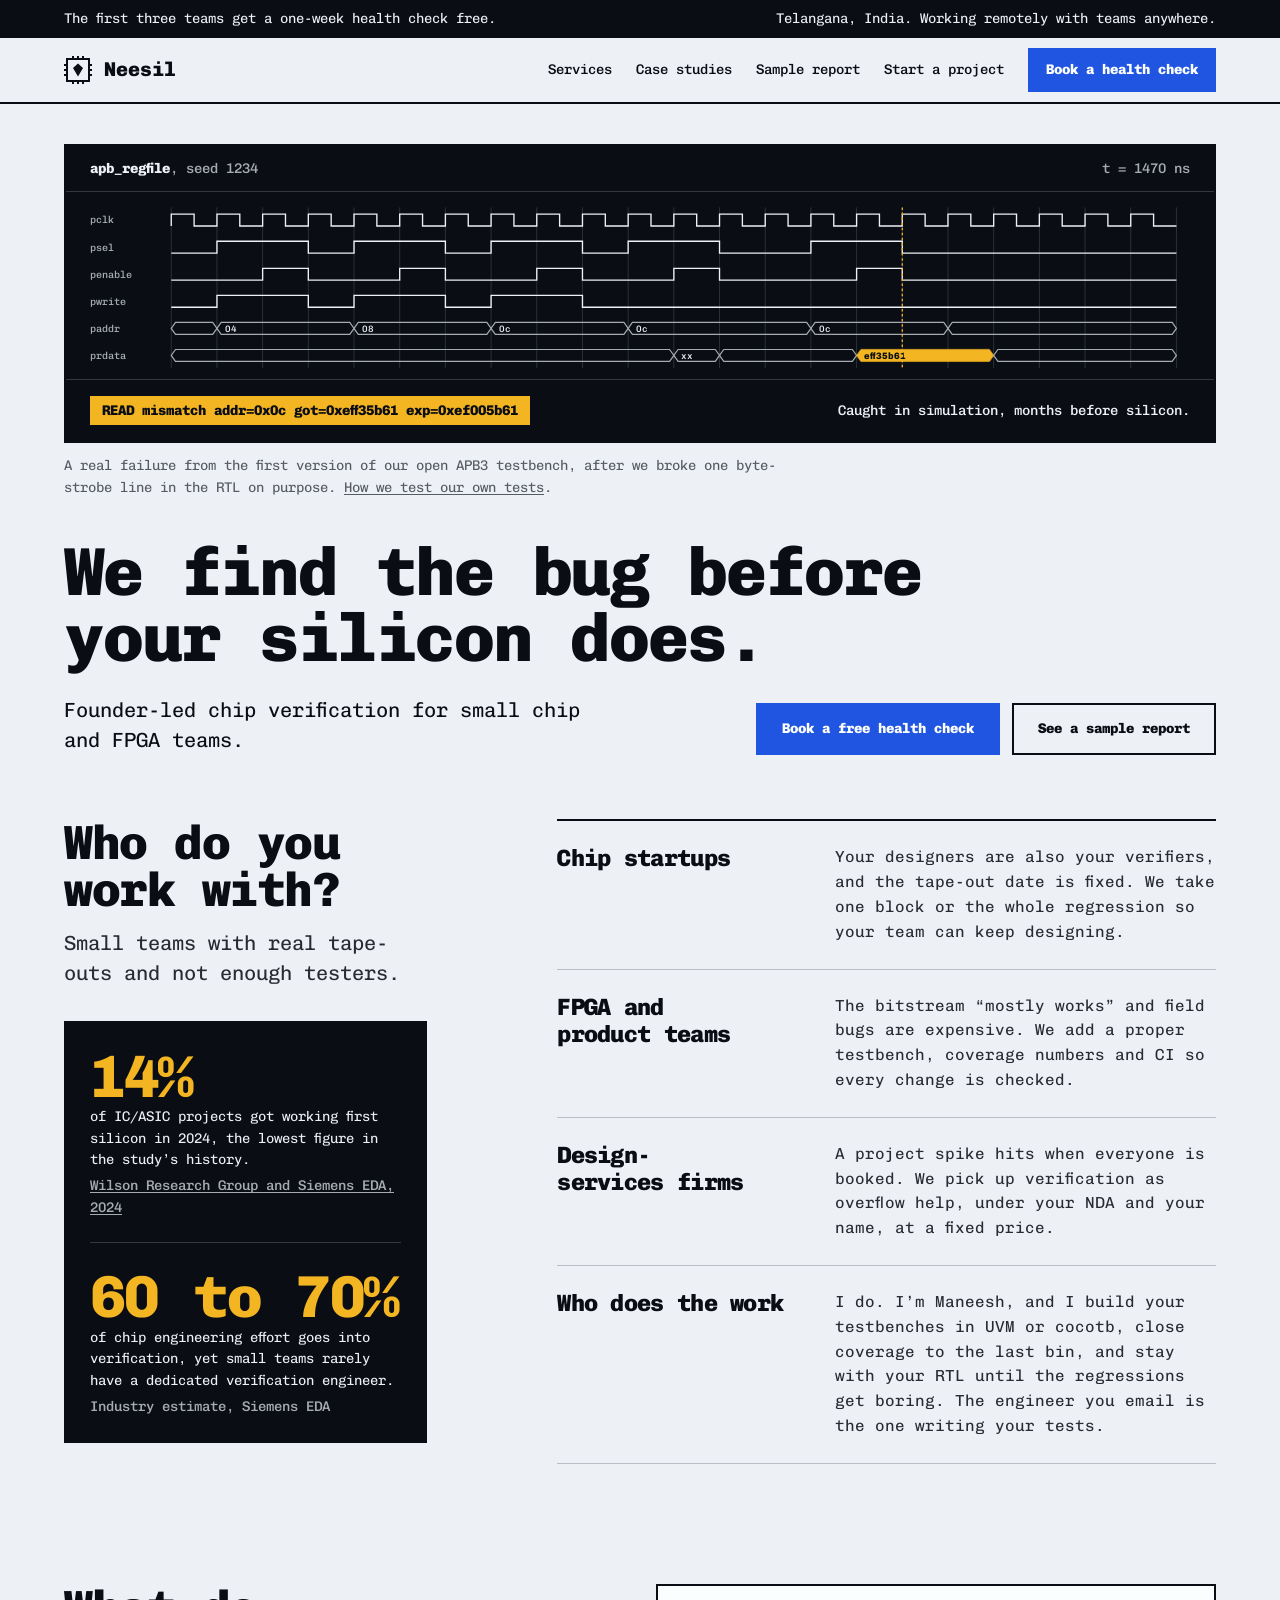
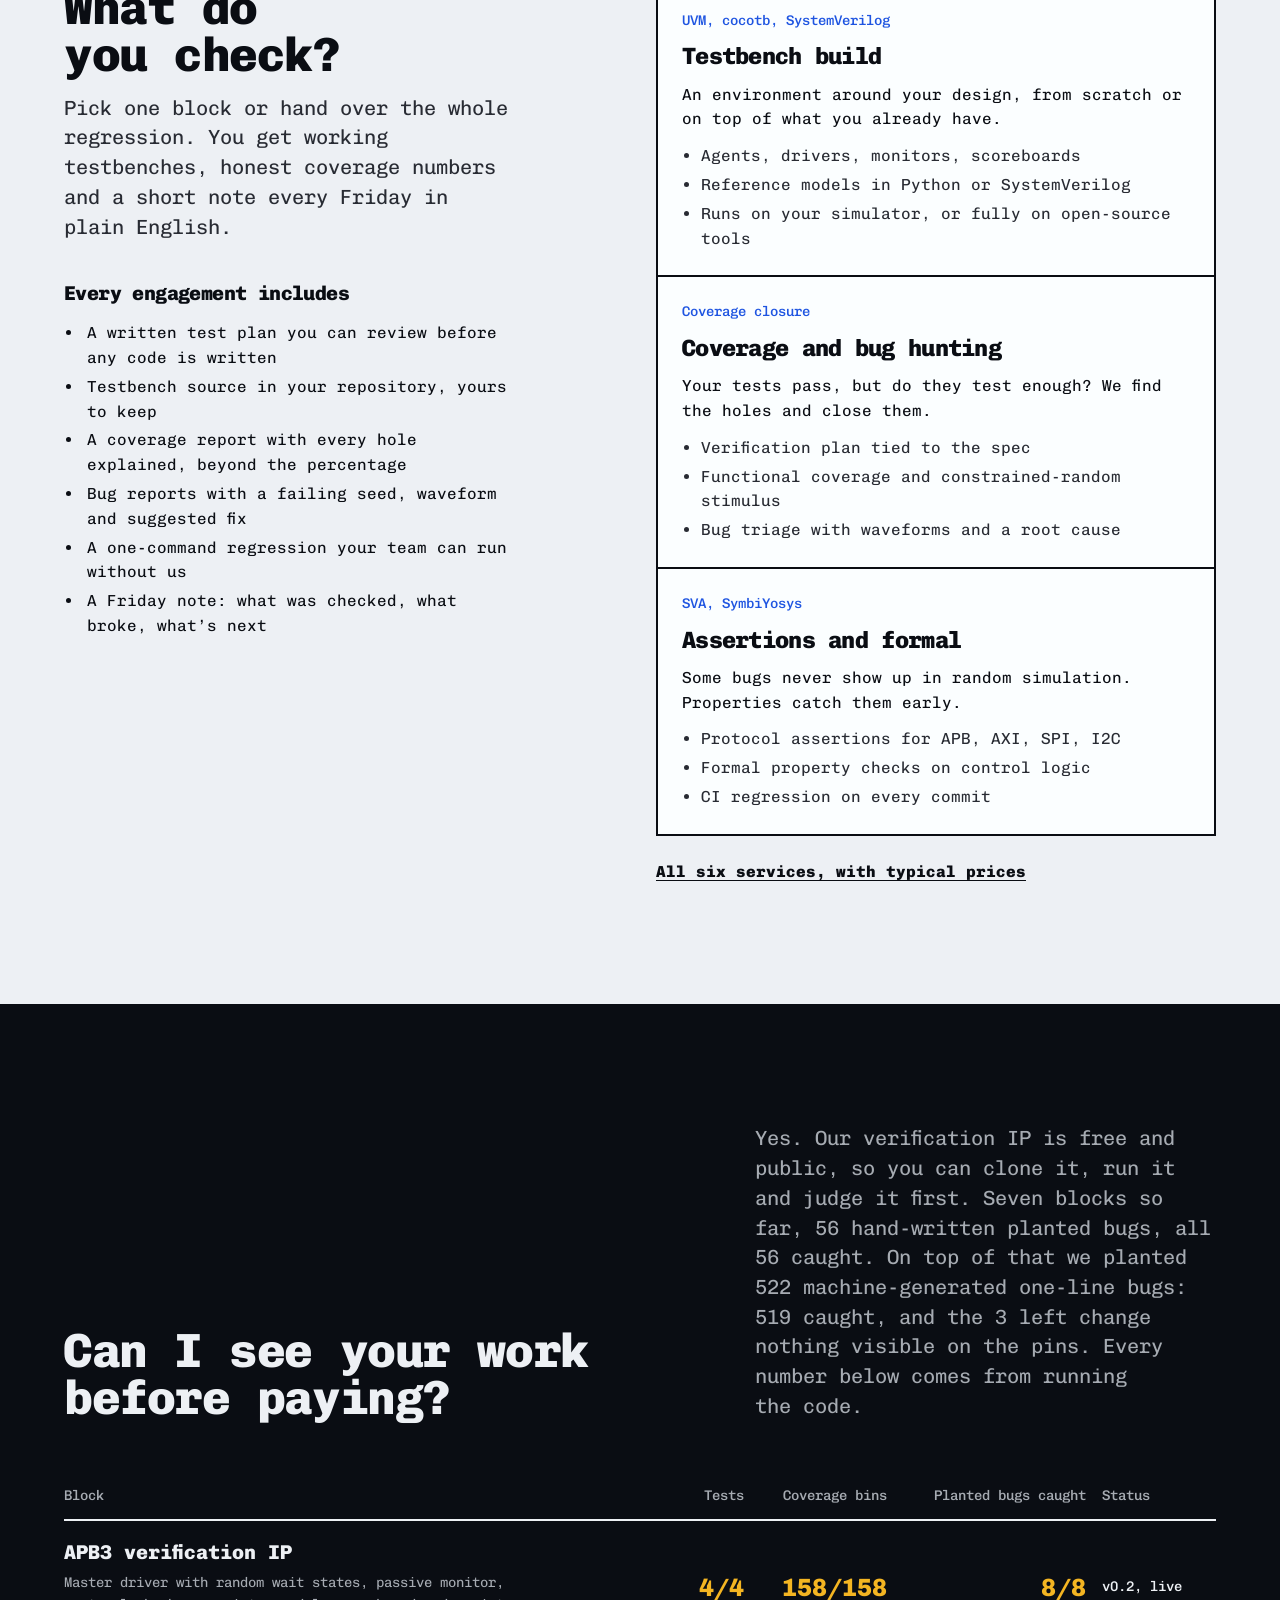
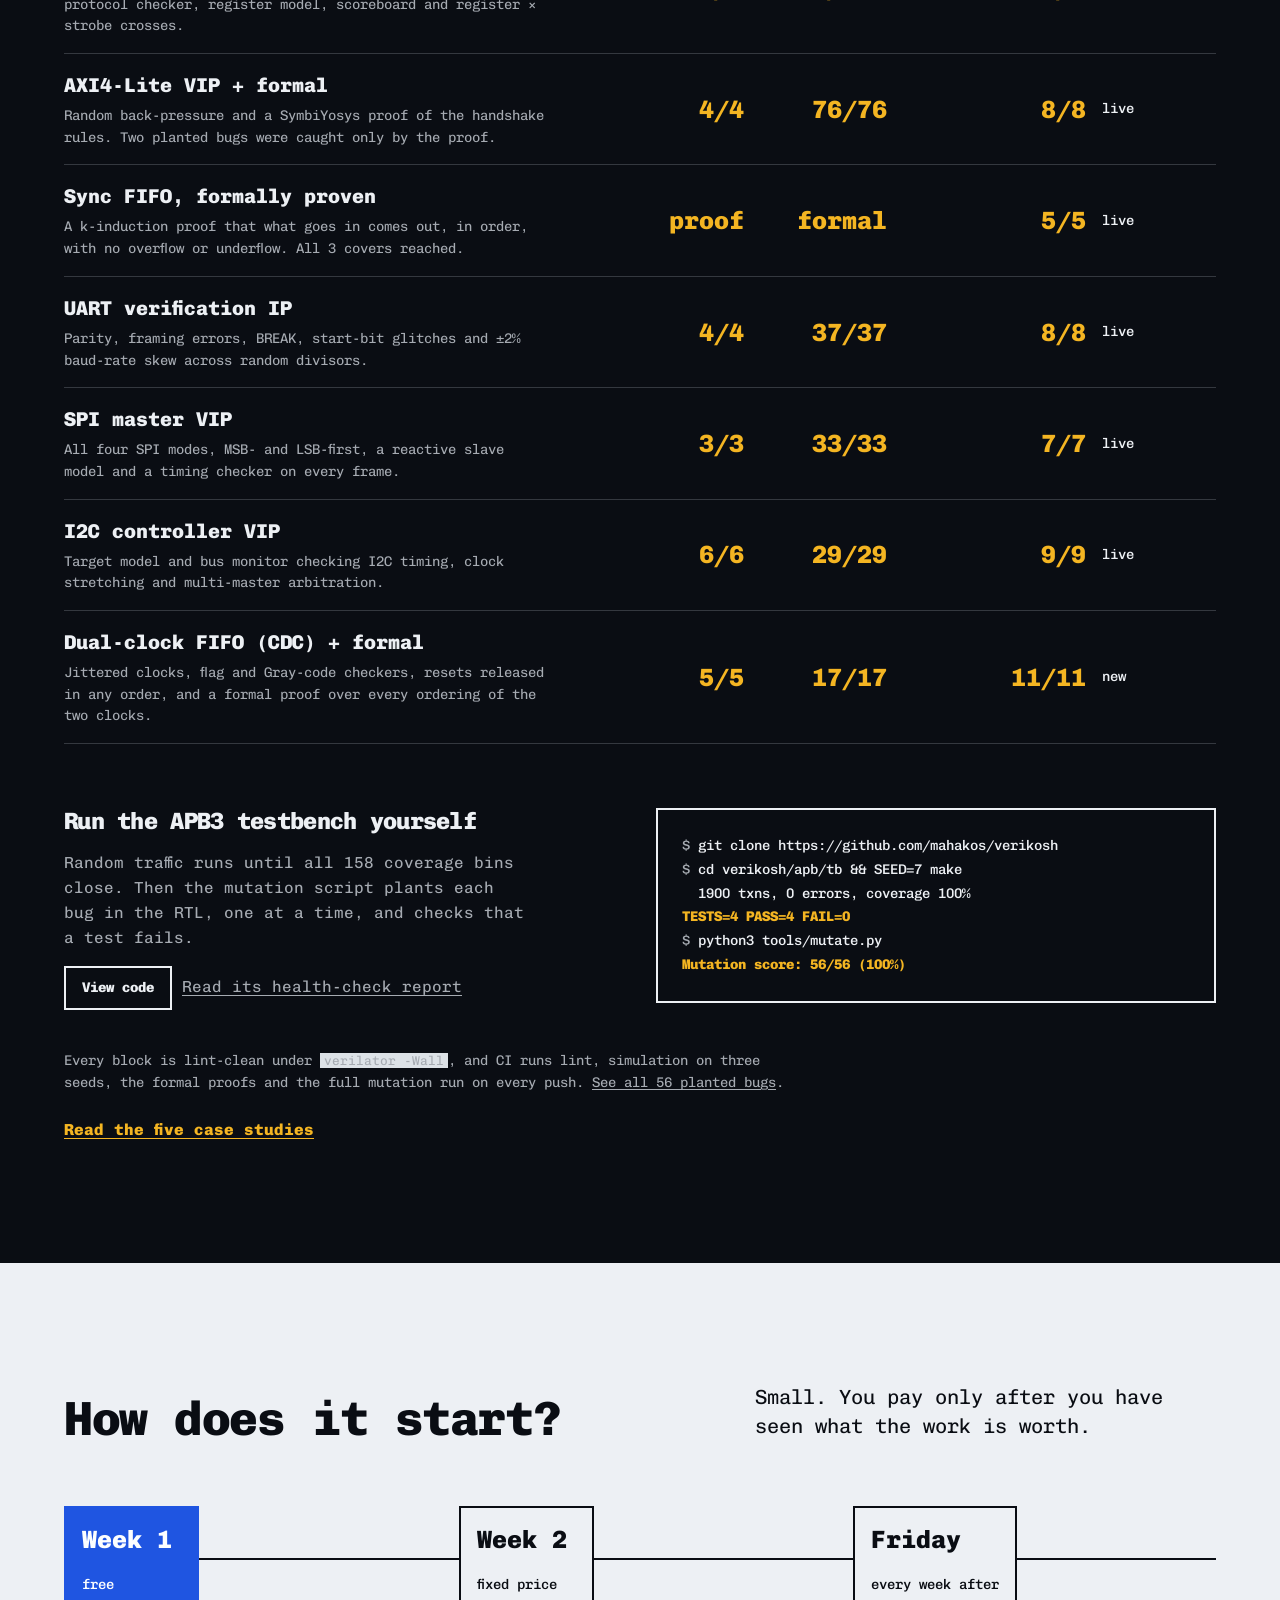
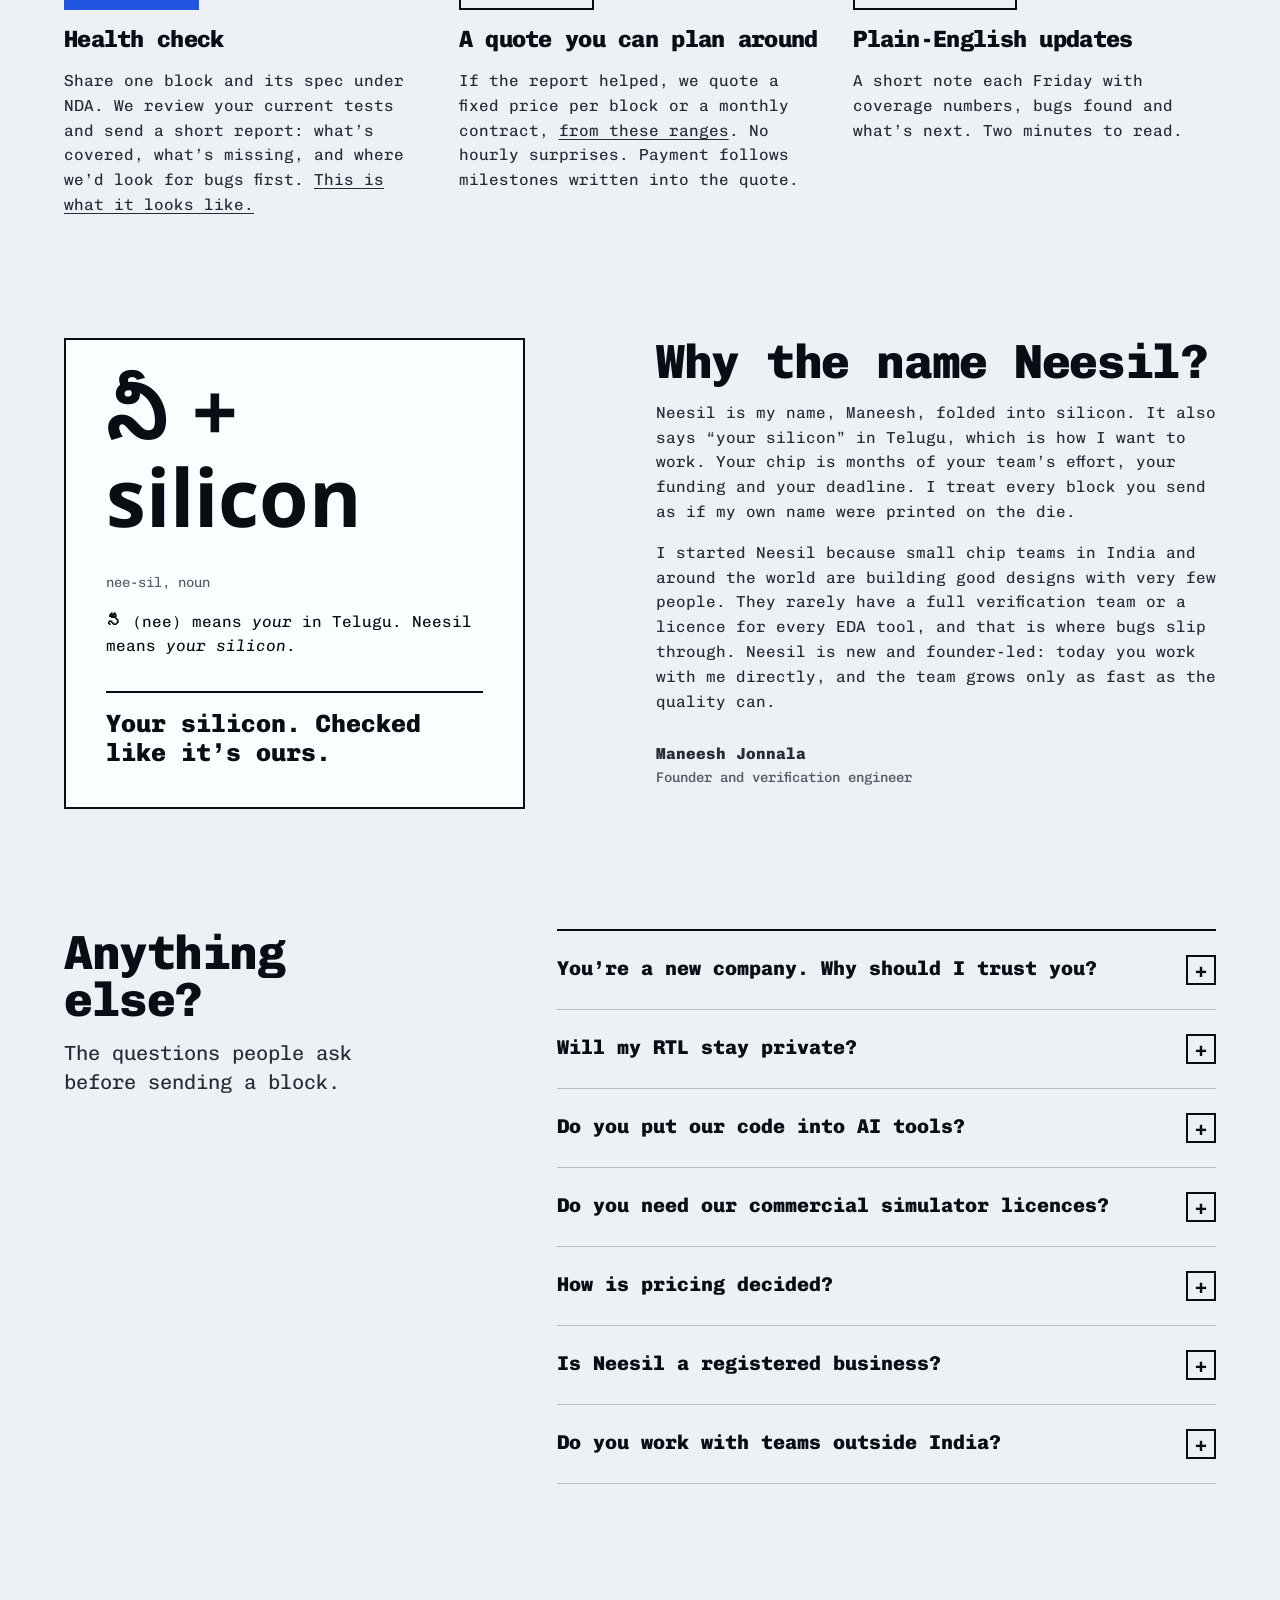
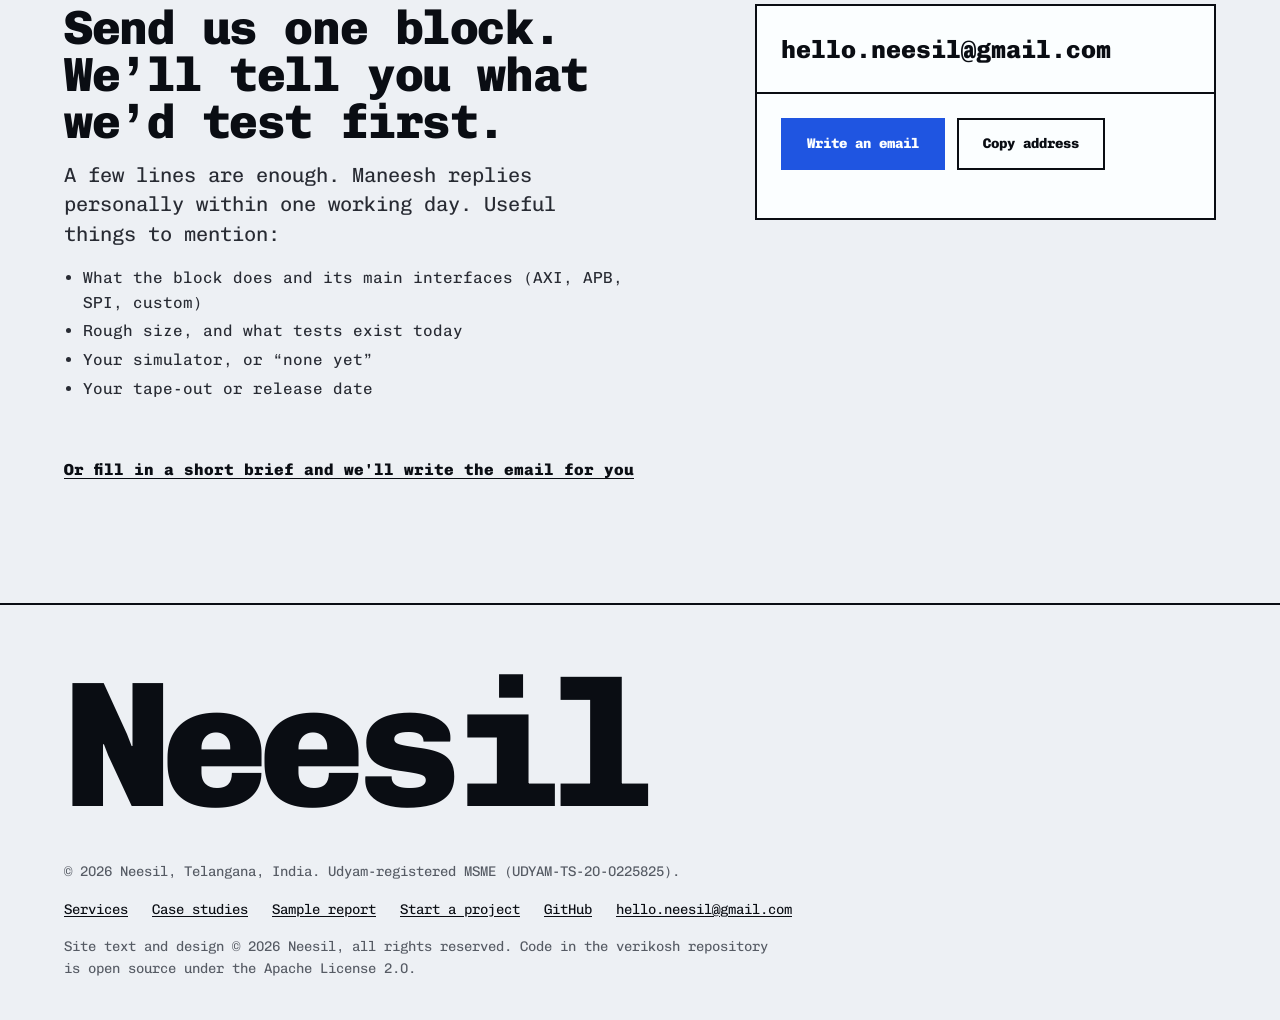
<file: index.html>
<!doctype html>
<html lang="en">
<head>
<meta charset="utf-8">
<meta name="viewport" content="width=device-width, initial-scale=1, viewport-fit=cover">
<title>Neesil · Chip verification for small silicon teams</title>
<meta name="description" content="Neesil is a founder-led chip verification studio in Telangana, India. UVM and cocotb testbenches, coverage closure, assertions and bug hunting for chip startups and FPGA teams. Free one-week health check for the first three teams.">
<link rel="canonical" href="https://mahakos.github.io/mahakosh.github.io/">
<meta property="og:type" content="website">
<meta property="og:site_name" content="Neesil">
<meta property="og:locale" content="en_IN">
<meta property="og:title" content="Neesil · Your silicon. Checked like it's ours.">
<meta property="og:description" content="Founder-led chip verification for small silicon teams. UVM, cocotb, coverage closure and bug hunting before tape-out.">
<meta property="og:url" content="https://mahakos.github.io/mahakosh.github.io/">
<meta property="og:image" content="https://mahakos.github.io/mahakosh.github.io/assets/og.png">
<meta name="twitter:card" content="summary_large_image">
<meta name="theme-color" content="#13161d">
<link rel="icon" href="assets/favicon.svg" type="image/svg+xml">
<link rel="preconnect" href="https://fonts.googleapis.com">
<link rel="preconnect" href="https://fonts.gstatic.com" crossorigin>
<link rel="stylesheet" href="https://fonts.googleapis.com/css2?family=Chivo+Mono:wght@400;500;800&family=Noto+Sans+Telugu:wght@700&display=swap">
<link rel="stylesheet" href="assets/site.css">
<script type="application/ld+json">
{"@context":"https://schema.org","@type":"ProfessionalService","@id":"https://mahakos.github.io/mahakosh.github.io/#neesil","name":"Neesil","url":"https://mahakos.github.io/mahakosh.github.io/","logo":"https://mahakos.github.io/mahakosh.github.io/assets/favicon.svg","image":"https://mahakos.github.io/mahakosh.github.io/assets/og.png","email":"hello.neesil@gmail.com","description":"Founder-led chip design verification services: UVM and cocotb testbenches, functional coverage closure, SystemVerilog assertions, formal verification and bug triage for ASIC and FPGA teams.","areaServed":"Worldwide","address":{"@type":"PostalAddress","addressRegion":"Telangana","addressCountry":"IN"},"founder":{"@type":"Person","name":"Maneesh Jonnala","jobTitle":"Founder and verification engineer"},"knowsAbout":["Design verification","UVM","cocotb","SystemVerilog assertions","Formal verification","Functional coverage","AMBA APB","AXI4-Lite","SPI","UART"],"sameAs":["https://github.com/mahakos/verikosh"]}
</script>
<script type="application/ld+json">
{"@context":"https://schema.org","@type":"FAQPage","mainEntity":[{"@type":"Question","name":"You’re a new company. Why should I trust you?","acceptedAnswer":{"@type":"Answer","text":"You shouldn’t have to take it on trust. The first week is free and our code is public, so you see the quality of the work before you spend a rupee or a dollar."}},{"@type":"Question","name":"Will my RTL stay private?","acceptedAnswer":{"@type":"Answer","text":"Yes. We sign a mutual NDA before we see anything (yours or ours), can work on your machines or VPN, and never reuse client code in our open-source work."}},{"@type":"Question","name":"Do you put our code into AI tools?","acceptedAnswer":{"@type":"Answer","text":"No. Your RTL, specs and waveforms never go into ChatGPT, Copilot or any public AI service unless you agree in writing. How we keep your design safe."}},{"@type":"Question","name":"Do you need our commercial simulator licences?","acceptedAnswer":{"@type":"Answer","text":"No. We can work fully on open-source tools like Icarus Verilog, Verilator, cocotb and SymbiYosys. When you have VCS, Xcelium or Questa, we write UVM that runs on them."}},{"@type":"Question","name":"How is pricing decided?","acceptedAnswer":{"@type":"Answer","text":"After the health check we quote a fixed price per block, or a monthly contract for ongoing work. A small block typically costs ₹1.5 to 3 lakh, paid half at start and half at sign-off, or 40/40/20 by milestone for larger blocks. Invoices are due in 15 days. All typical prices are here."}},{"@type":"Question","name":"Is Neesil a registered business?","acceptedAnswer":{"@type":"Answer","text":"Yes. Neesil is registered as an MSME (Udyam) in Telangana, India, and invoices properly for work in India and abroad."}},{"@type":"Question","name":"Do you work with teams outside India?","acceptedAnswer":{"@type":"Answer","text":"Yes. We work remotely and keep a few hours of daily overlap with your time zone."}}]}
</script>
</head>
<body>
<a class="skip" href="#main">Skip to content</a>

<div class="notice">
  <div class="container">
    <span>The first three teams get a one-week health check free.</span>
    <span>Telangana, India. Working remotely with teams anywhere.</span>
  </div>
</div>

<header class="bar">
  <div class="container">
    <a class="brand" href="./" aria-label="Neesil home">
      <svg width="28" height="28" viewBox="0 0 28 28" aria-hidden="true"><rect x="3" y="3" width="22" height="22" fill="none" stroke="currentColor" stroke-width="2"/><path d="M14 7.5l5 4.5-5 8.5-5-8.5z" fill="currentColor"/><g stroke="currentColor" stroke-width="2"><path d="M9 0v3M14 0v3M19 0v3M9 25v3M14 25v3M19 25v3M0 9h3M0 14h3M0 19h3M25 9h3M25 14h3M25 19h3"/></g></svg>
      Neesil
    </a>
    <nav aria-label="Main">
      <a href="services.html">Services</a>
      <a href="work.html">Case studies</a>
      <a href="report.html">Sample report</a>
      <a href="start.html">Start a project</a>
    </nav>
    <a class="btn btn--primary btn--small" href="start.html#brief">Book a health check</a>
  </div>
</header>

<main id="main">
<section class="hero" id="top">
  <div class="container">
    <figure class="scope" aria-label="Waveform from our APB3 testbench, where the scoreboard catches a byte-strobe bug">
      <div class="scope-head"><span><b>apb_regfile</b>, seed 1234</span><span>t = 1470 ns</span></div>
      <div class="scope-body"><svg id="wave" viewBox="0 0 1300 206" role="img" aria-hidden="true"></svg></div>
      <div class="scope-log">
        <span class="err">READ mismatch addr=0x0c got=0xeff35b61 exp=0xef005b61</span>
        <span class="ok">Caught in simulation, months before silicon.</span>
      </div>
    </figure>
    <p class="scope-cap">A real failure from the first version of our open APB3 testbench, after we broke one byte-strobe line in the RTL on purpose. <a href="report.html#mutations">How we test our own tests</a>.</p>

    <div class="grid ledge">
      <h1>We find the bug before your silicon does.</h1>
      <p class="lead">Founder-led chip verification for small chip and FPGA teams.</p>
      <div class="actions">
        <a class="btn btn--primary" href="start.html#brief">Book a free health check</a>
        <a class="btn" href="report.html">See a sample report</a>
      </div>
    </div>
  </div>
</section>

<section class="who" id="for">
  <div class="container grid">
    <div class="head">
      <h2>Who do you work with?</h2>
      <p class="lead">Small teams with real tape-outs and not enough testers.</p>
      <div class="plate">
        <div class="fig">
          <span class="figure">14%</span>
          <p>of IC/ASIC projects got working first silicon in 2024, the lowest figure in the study’s history.</p>
          <small><a href="https://verificationacademy.com/topics/planning-measurement-and-analysis/wrg-industry-data-and-trends/2024-siemens-eda-and-wilson-research-group-ic-asic-functional-verification-trend-report/">Wilson Research Group and Siemens EDA, 2024</a></small>
        </div>
        <div class="fig">
          <span class="figure">60 to 70%</span>
          <p>of chip engineering effort goes into verification, yet small teams rarely have a dedicated verification engineer.</p>
          <small>Industry estimate, Siemens EDA</small>
        </div>
      </div>
    </div>
    <ul class="rows">
      <li><h3>Chip startups</h3><p>Your designers are also your verifiers, and the tape-out date is fixed. We take one block or the whole regression so your team can keep designing.</p></li>
      <li><h3>FPGA and product teams</h3><p>The bitstream “mostly works” and field bugs are expensive. We add a proper testbench, coverage numbers and CI so every change is checked.</p></li>
      <li><h3>Design-services firms</h3><p>A project spike hits when everyone is booked. We pick up verification as overflow help, under your NDA and your name, at a fixed price.</p></li>
      <li><h3>Who does the work</h3><p>I do. I’m Maneesh, and I build your testbenches in UVM or cocotb, close coverage to the last bin, and stay with your RTL until the regressions get boring. The engineer you email is the one writing your tests.</p></li>
    </ul>
  </div>
</section>

<section class="work" id="work">
  <div class="container grid">
    <div class="head">
      <h2>What do you check?</h2>
      <p class="lead">Pick one block or hand over the whole regression. You get working testbenches, honest coverage numbers and a short note every Friday in plain English.</p>
      <h3 class="gets-title">Every engagement includes</h3>
      <ul class="gets">
        <li>A written test plan you can review before any code is written</li>
        <li>Testbench source in your repository, yours to keep</li>
        <li>A coverage report with every hole explained, beyond the percentage</li>
        <li>Bug reports with a failing seed, waveform and suggested fix</li>
        <li>A one-command regression your team can run without us</li>
        <li>A Friday note: what was checked, what broke, what’s next</li>
      </ul>
    </div>
    <div class="svc-list">
      <article class="svc">
        <span class="tools">UVM, cocotb, SystemVerilog</span>
        <h3>Testbench build</h3>
        <p>An environment around your design, from scratch or on top of what you already have.</p>
        <ul><li>Agents, drivers, monitors, scoreboards</li><li>Reference models in Python or SystemVerilog</li><li>Runs on your simulator, or fully on open-source tools</li></ul>
      </article>
      <article class="svc">
        <span class="tools">Coverage closure</span>
        <h3>Coverage and bug hunting</h3>
        <p>Your tests pass, but do they test enough? We find the holes and close them.</p>
        <ul><li>Verification plan tied to the spec</li><li>Functional coverage and constrained-random stimulus</li><li>Bug triage with waveforms and a root cause</li></ul>
      </article>
      <article class="svc">
        <span class="tools">SVA, SymbiYosys</span>
        <h3>Assertions and formal</h3>
        <p>Some bugs never show up in random simulation. Properties catch them early.</p>
        <ul><li>Protocol assertions for APB, AXI, SPI, I2C</li><li>Formal property checks on control logic</li><li>CI regression on every commit</li></ul>
      </article>
      <p class="more"><a href="services.html">All six services, with typical prices</a></p>
    </div>
  </div>
</section>

<section class="band on-ink" id="open">
  <div class="container">
    <div class="grid split-head">
      <h2>Can I see your work before paying?</h2>
      <p class="lead">Yes. Our verification IP is free and public, so you can clone it, run it and judge it first. Seven blocks so far, 56 hand-written planted bugs, all 56 caught. On top of that we planted 522 machine-generated one-line bugs: 519 caught, and the 3 left change nothing visible on the pins. Every number below comes from running the code.</p>
    </div>
    <div class="board-wrap" id="projects">
      <table class="board">
        <caption class="visually-hidden">Results from our open verification IP</caption>
        <thead><tr><th scope="col">Block</th><th scope="col" class="num">Tests</th><th scope="col" class="num">Coverage bins</th><th scope="col" class="num">Planted bugs caught</th><th scope="col">Status</th></tr></thead>
        <tbody>
          <tr><td class="name"><a href="https://github.com/mahakos/verikosh/tree/main/apb">APB3 verification IP</a><span class="desc">Master driver with random wait states, passive monitor, protocol checker, register model, scoreboard and register × strobe crosses.</span></td><td class="num">4/4</td><td class="num">158/158</td><td class="num">8/8</td><td class="ver">v0.2, live</td></tr>
          <tr><td class="name"><a href="https://github.com/mahakos/verikosh/tree/main/axi4lite">AXI4-Lite VIP + formal</a><span class="desc">Random back-pressure and a SymbiYosys proof of the handshake rules. Two planted bugs were caught only by the proof.</span></td><td class="num">4/4</td><td class="num">76/76</td><td class="num">8/8</td><td class="ver">live</td></tr>
          <tr><td class="name"><a href="https://github.com/mahakos/verikosh/tree/main/fifo">Sync FIFO, formally proven</a><span class="desc">A k-induction proof that what goes in comes out, in order, with no overflow or underflow. All 3 covers reached.</span></td><td class="num na">proof</td><td class="num na">formal</td><td class="num">5/5</td><td class="ver">live</td></tr>
          <tr><td class="name"><a href="https://github.com/mahakos/verikosh/tree/main/uart">UART verification IP</a><span class="desc">Parity, framing errors, BREAK, start-bit glitches and ±2% baud-rate skew across random divisors.</span></td><td class="num">4/4</td><td class="num">37/37</td><td class="num">8/8</td><td class="ver">live</td></tr>
          <tr><td class="name"><a href="https://github.com/mahakos/verikosh/tree/main/spi">SPI master VIP</a><span class="desc">All four SPI modes, MSB- and LSB-first, a reactive slave model and a timing checker on every frame.</span></td><td class="num">3/3</td><td class="num">33/33</td><td class="num">7/7</td><td class="ver">live</td></tr>
          <tr><td class="name"><a href="https://github.com/mahakos/verikosh/tree/main/i2c">I2C controller VIP</a><span class="desc">Target model and bus monitor checking I2C timing, clock stretching and multi-master arbitration.</span></td><td class="num">6/6</td><td class="num">29/29</td><td class="num">9/9</td><td class="ver">live</td></tr>
          <tr><td class="name"><a href="https://github.com/mahakos/verikosh/tree/main/async_fifo">Dual-clock FIFO (CDC) + formal</a><span class="desc">Jittered clocks, flag and Gray-code checkers, resets released in any order, and a formal proof over every ordering of the two clocks.</span></td><td class="num">5/5</td><td class="num">17/17</td><td class="num">11/11</td><td class="ver">new</td></tr>
        </tbody>
      </table>
    </div>

    <div class="grid case">
      <div class="text">
        <h3>Run the APB3 testbench yourself</h3>
        <p>Random traffic runs until all 158 coverage bins close. Then the mutation script plants each bug in the RTL, one at a time, and checks that a test fails.</p>
        <p><a class="btn btn--small" href="https://github.com/mahakos/verikosh/tree/main/apb">View code</a> <a href="report.html">Read its health-check report</a></p>
      </div>
      <pre class="term" aria-label="Terminal output of our APB testbench"><span class="p">$</span> git clone https://github.com/mahakos/verikosh
<span class="p">$</span> cd verikosh/apb/tb && SEED=7 make
  1900 txns, 0 errors, coverage 100%
<span class="g">TESTS=4 PASS=4 FAIL=0</span>
<span class="p">$</span> python3 tools/mutate.py
<span class="g">Mutation score: 56/56 (100%)</span></pre>
    </div>
    <p class="board-foot">Every block is lint-clean under <code>verilator -Wall</code>, and CI runs lint, simulation on three seeds, the formal proofs and the full mutation run on every push. <a href="https://github.com/mahakos/verikosh/blob/main/docs/MUTATION_REPORT.md">See all 56 planted bugs</a>.</p>
    <p class="more"><a href="work.html">Read the five case studies</a></p>
  </div>
</section>

<section id="how">
  <div class="container">
    <div class="grid split-head">
      <h2>How does it start?</h2>
      <p class="lead">Small. You pay only after you have seen what the work is worth.</p>
    </div>
    <ol class="steps">
      <li><span class="when">Week 1<small>free</small></span><h3>Health check</h3><p>Share one block and its spec under NDA. We review your current tests and send a short report: what’s covered, what’s missing, and where we’d look for bugs first. <a href="report.html">This is what it looks like.</a></p></li>
      <li><span class="when">Week 2<small>fixed price</small></span><h3>A quote you can plan around</h3><p>If the report helped, we quote a fixed price per block or a monthly contract, <a href="services.html#models">from these ranges</a>. No hourly surprises. Payment follows milestones written into the quote.</p></li>
      <li><span class="when">Friday<small>every week after</small></span><h3>Plain-English updates</h3><p>A short note each Friday with coverage numbers, bugs found and what’s next. Two minutes to read.</p></li>
    </ol>
  </div>
</section>

<section id="story">
  <div class="container grid story">
    <div class="word">
      <span class="te" lang="te">నీ + silicon</span>
      <span class="ro">nee-sil, noun</span>
      <p><b lang="te">నీ</b> (nee) means <i>your</i> in Telugu. Neesil means <i>your silicon</i>.</p>
      <p class="tag">Your silicon. Checked like it’s ours.</p>
    </div>
    <div class="text">
      <h2>Why the name Neesil?</h2>
      <p>Neesil is my name, Maneesh, folded into silicon. It also says “your silicon” in Telugu, which is how I want to work. Your chip is months of your team’s effort, your funding and your deadline. I treat every block you send as if my own name were printed on the die.</p>
      <p>I started Neesil because small chip teams in India and around the world are building good designs with very few people. They rarely have a full verification team or a licence for every EDA tool, and that is where bugs slip through. Neesil is new and founder-led: today you work with me directly, and the team grows only as fast as the quality can.</p>
      <p class="sign">Maneesh Jonnala<small>Founder and verification engineer</small></p>
    </div>
  </div>
</section>

<section id="faq">
  <div class="container grid faq">
    <div class="head">
      <h2>Anything else?</h2>
      <p class="lead">The questions people ask before sending a block.</p>
    </div>
    <div class="list">
      <details><summary>You’re a new company. Why should I trust you?</summary><p>You shouldn’t have to take it on trust. The first week is free and our code is public, so you see the quality of the work before you spend a rupee or a dollar.</p></details>
      <details><summary>Will my RTL stay private?</summary><p>Yes. We sign a mutual NDA before we see anything (yours or ours), can work on your machines or VPN, and never reuse client code in our open-source work.</p></details>
      <details><summary>Do you put our code into AI tools?</summary><p>No. Your RTL, specs and waveforms never go into ChatGPT, Copilot or any public AI service unless you agree in writing. <a href="start.html#confidentiality">How we keep your design safe</a>.</p></details>
      <details><summary>Do you need our commercial simulator licences?</summary><p>No. We can work fully on open-source tools like Icarus Verilog, Verilator, cocotb and SymbiYosys. When you have VCS, Xcelium or Questa, we write UVM that runs on them.</p></details>
      <details><summary>How is pricing decided?</summary><p>After the health check we quote a fixed price per block, or a monthly contract for ongoing work. A small block typically costs ₹1.5 to 3 lakh, paid half at start and half at sign-off, or 40/40/20 by milestone for larger blocks. Invoices are due in 15 days. <a href="services.html#models">All typical prices are here</a>.</p></details>
      <details><summary>Is Neesil a registered business?</summary><p>Yes. Neesil is registered as an MSME (Udyam) in Telangana, India, and invoices properly for work in India and abroad.</p></details>
      <details><summary>Do you work with teams outside India?</summary><p>Yes. We work remotely and keep a few hours of daily overlap with your time zone.</p></details>
    </div>
  </div>
</section>

<section id="contact">
  <div class="container grid contact">
    <div class="head">
      <h2>Send us one block. We’ll tell you what we’d test first.</h2>
      <p class="lead">A few lines are enough. Maneesh replies personally within one working day. Useful things to mention:</p>
      <ul class="include">
        <li>What the block does and its main interfaces (AXI, APB, SPI, custom)</li>
        <li>Rough size, and what tests exist today</li>
        <li>Your simulator, or “none yet”</li>
        <li>Your tape-out or release date</li>
      </ul>
    </div>
    <div class="mailbox">
      <code class="addr" id="addr">hello.neesil@gmail.com</code>
      <div class="row">
        <a class="btn btn--primary" href="mailto:hello.neesil@gmail.com?subject=Verification%20health%20check">Write an email</a>
        <button class="btn" id="copy" type="button">Copy address</button>
      </div>
      <p class="copied" id="copied" aria-live="polite"></p>
    </div>
    <p class="more contact-more"><a href="start.html#brief">Or fill in a short brief and we'll write the email for you</a></p>
  </div>
</section>
</main>

<footer class="mast">
  <div class="container">
    <p class="word-mark" aria-hidden="true">Neesil</p>
    <div class="foot">
      <span>© 2026 Neesil, Telangana, India. Udyam-registered MSME (UDYAM-TS-20-0225825).</span>
      <ul>
        <li><a href="services.html">Services</a></li>
        <li><a href="work.html">Case studies</a></li>
        <li><a href="report.html">Sample report</a></li>
        <li><a href="start.html">Start a project</a></li>
        <li><a href="https://github.com/mahakos/verikosh">GitHub</a></li>
        <li><a href="mailto:hello.neesil@gmail.com">hello.neesil@gmail.com</a></li>
      </ul>
    </div>
    <p class="fine">Site text and design © 2026 Neesil, all rights reserved. Code in the verikosh repository is open source under the Apache License 2.0.</p>
  </div>
</footer>

<script>
(function(){
  // APB waveform: pclk, psel, penable, pwrite, paddr, prdata, with the failing read marked.
  var svg=document.getElementById('wave'), NS='http://www.w3.org/2000/svg';
  function el(n,a,t){var e=document.createElementNS(NS,n);for(var k in a)e.setAttribute(k,a[k]);if(t)e.textContent=t;svg.appendChild(e);return e}
  var x0=96, cw=54, rows=['pclk','psel','penable','pwrite','paddr','prdata'], top=12, rh=32, H=14;
  for(var g=0; g<=22; g++) el('line',{x1:x0+g*cw,y1:4,x2:x0+g*cw,y2:194,class:'grid-line'});
  rows.forEach(function(r,i){el('text',{x:0,y:top+i*rh+H/2+4,class:'lbl'},r)});
  function digital(bits,row){var y1=top+row*rh, y0=y1+H, d='M'+x0+','+(bits[0]?y1:y0);
    bits.forEach(function(b,i){var y=b?y1:y0;d+=' L'+(x0+i*cw)+','+y+' L'+(x0+(i+1)*cw)+','+y});
    el('path',{d:d,class:'w'})}
  (function(){var y1=top,y0=top+H,d='M'+x0+','+y0;for(var i=0;i<44;i++){var y=i%2?y0:y1;d+=' L'+(x0+i*27)+','+y+' L'+(x0+(i+1)*27)+','+y}el('path',{d:d,class:'w'})})();
  digital([0,1,1,0,1,1,0,1,1,0,1,1,0,0,1,1,0,0,0,0,0,0],1);
  digital([0,0,1,0,0,1,0,0,1,0,0,1,0,0,0,1,0,0,0,0,0,0],2);
  digital([0,1,1,0,1,1,0,1,1,0,0,0,0,0,0,0,0,0,0,0,0,0],3);
  function bus(segs,row){var y=top+row*rh, m=y+H/2; segs.forEach(function(s){var a=x0+s[0]*cw,b=x0+s[1]*cw;
      el('path',{d:'M'+a+','+m+' L'+(a+5)+','+y+' L'+(b-5)+','+y+' L'+b+','+m+' L'+(b-5)+','+(y+H)+' L'+(a+5)+','+(y+H)+' Z',class:s[3]?'bad':'bus'});
      if(s[2])el('text',{x:a+9,y:m+4,class:s[3]?'badt':'bust'},s[2])})}
  bus([[0,1,''],[1,4,'04'],[4,7,'08'],[7,10,'0c'],[10,14,'0c'],[14,17,'0c'],[17,22,'']],4);
  bus([[0,11,''],[11,12,'xx'],[12,15,''],[15,18,'eff35b61',1],[18,22,'']],5);
  var cx=x0+16*cw;
  el('line',{x1:cx,y1:4,x2:cx,y2:194,class:'cursor'});
  // On narrow screens the plate scrolls sideways; start it at the failing read.
  var body=svg.parentNode; if(body.scrollWidth>body.clientWidth){body.scrollLeft=svg.getBoundingClientRect().width*(cx/1300)-body.clientWidth*0.6;}
})();
document.getElementById('copy').addEventListener('click',function(){
  var t=document.getElementById('addr').textContent, out=document.getElementById('copied');
  function sel(){var r=document.createRange();r.selectNodeContents(document.getElementById('addr'));var s=getSelection();s.removeAllRanges();s.addRange(r);out.textContent='Selected. Press Ctrl+C to copy.'}
  try{navigator.clipboard.writeText(t).then(function(){out.textContent='Copied. We read every email.'},sel)}catch(e){sel()}
});
</script>
</body>
</html>
</file>
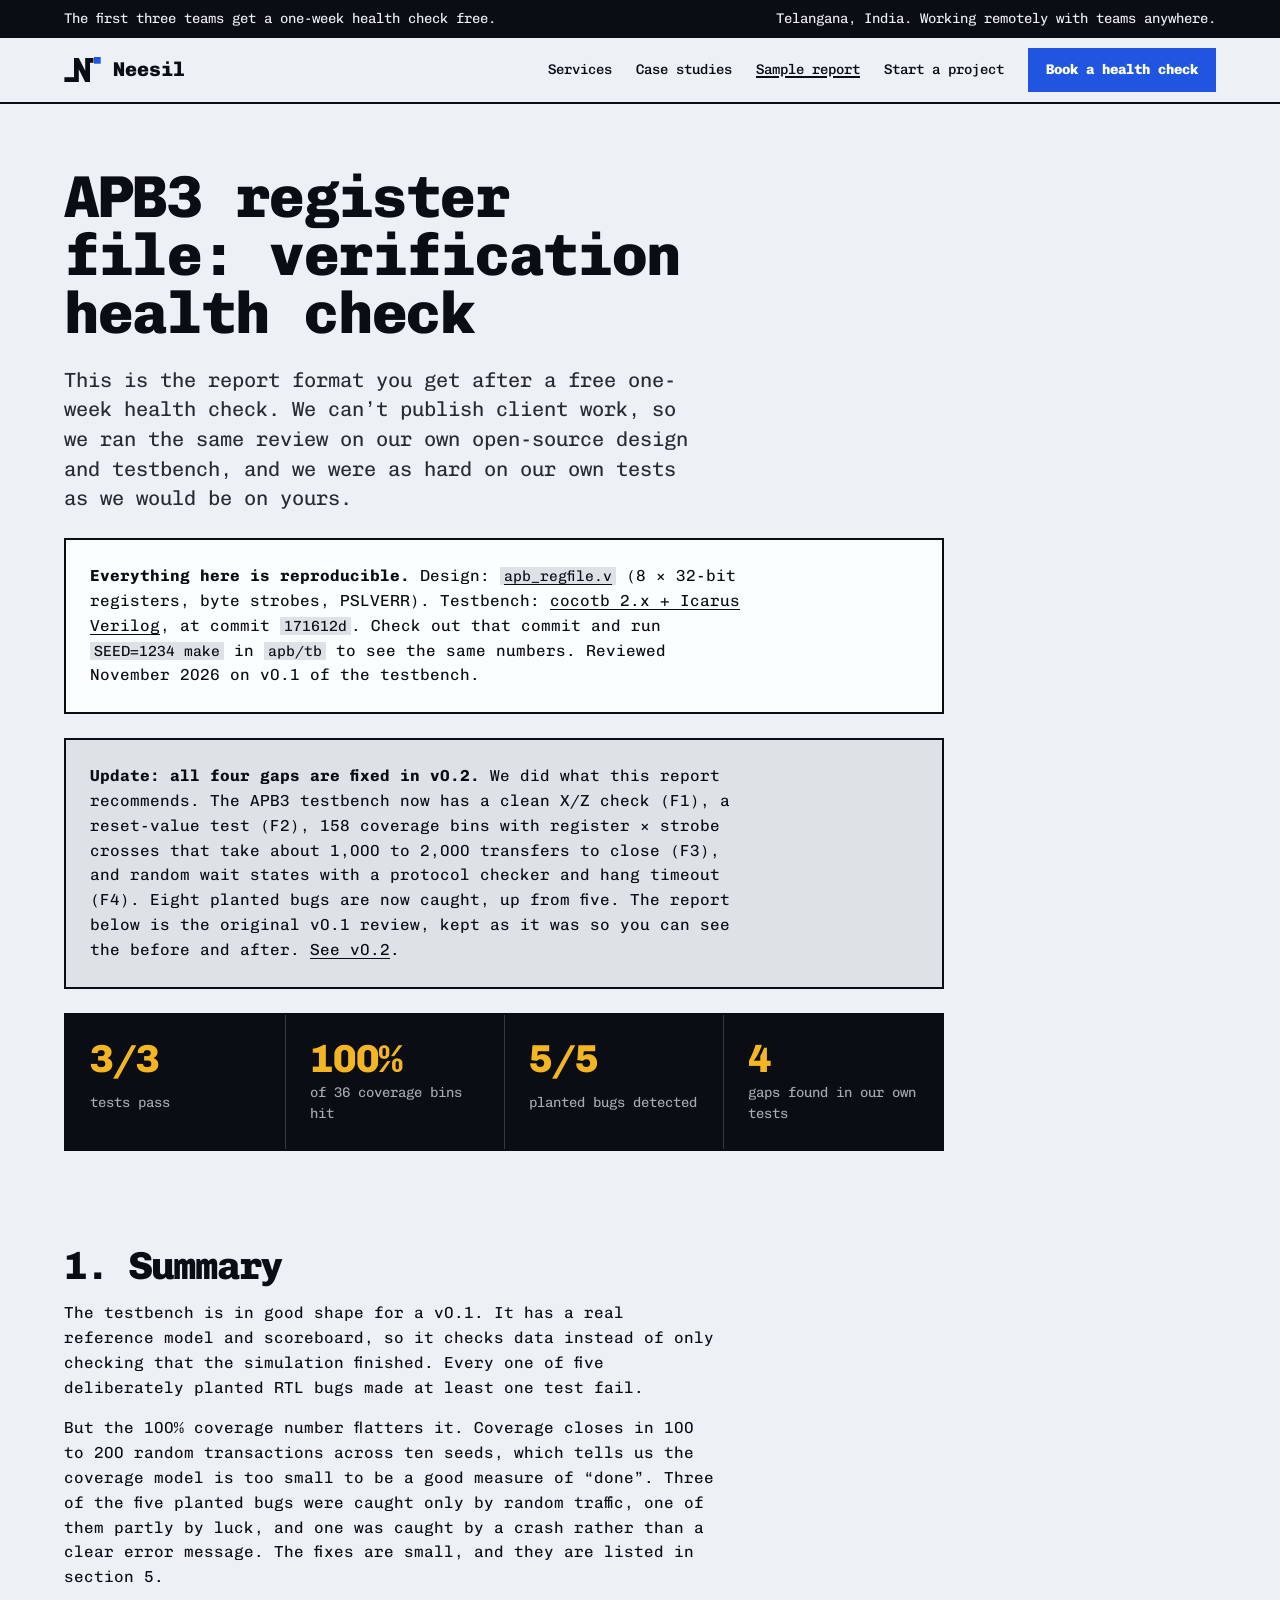
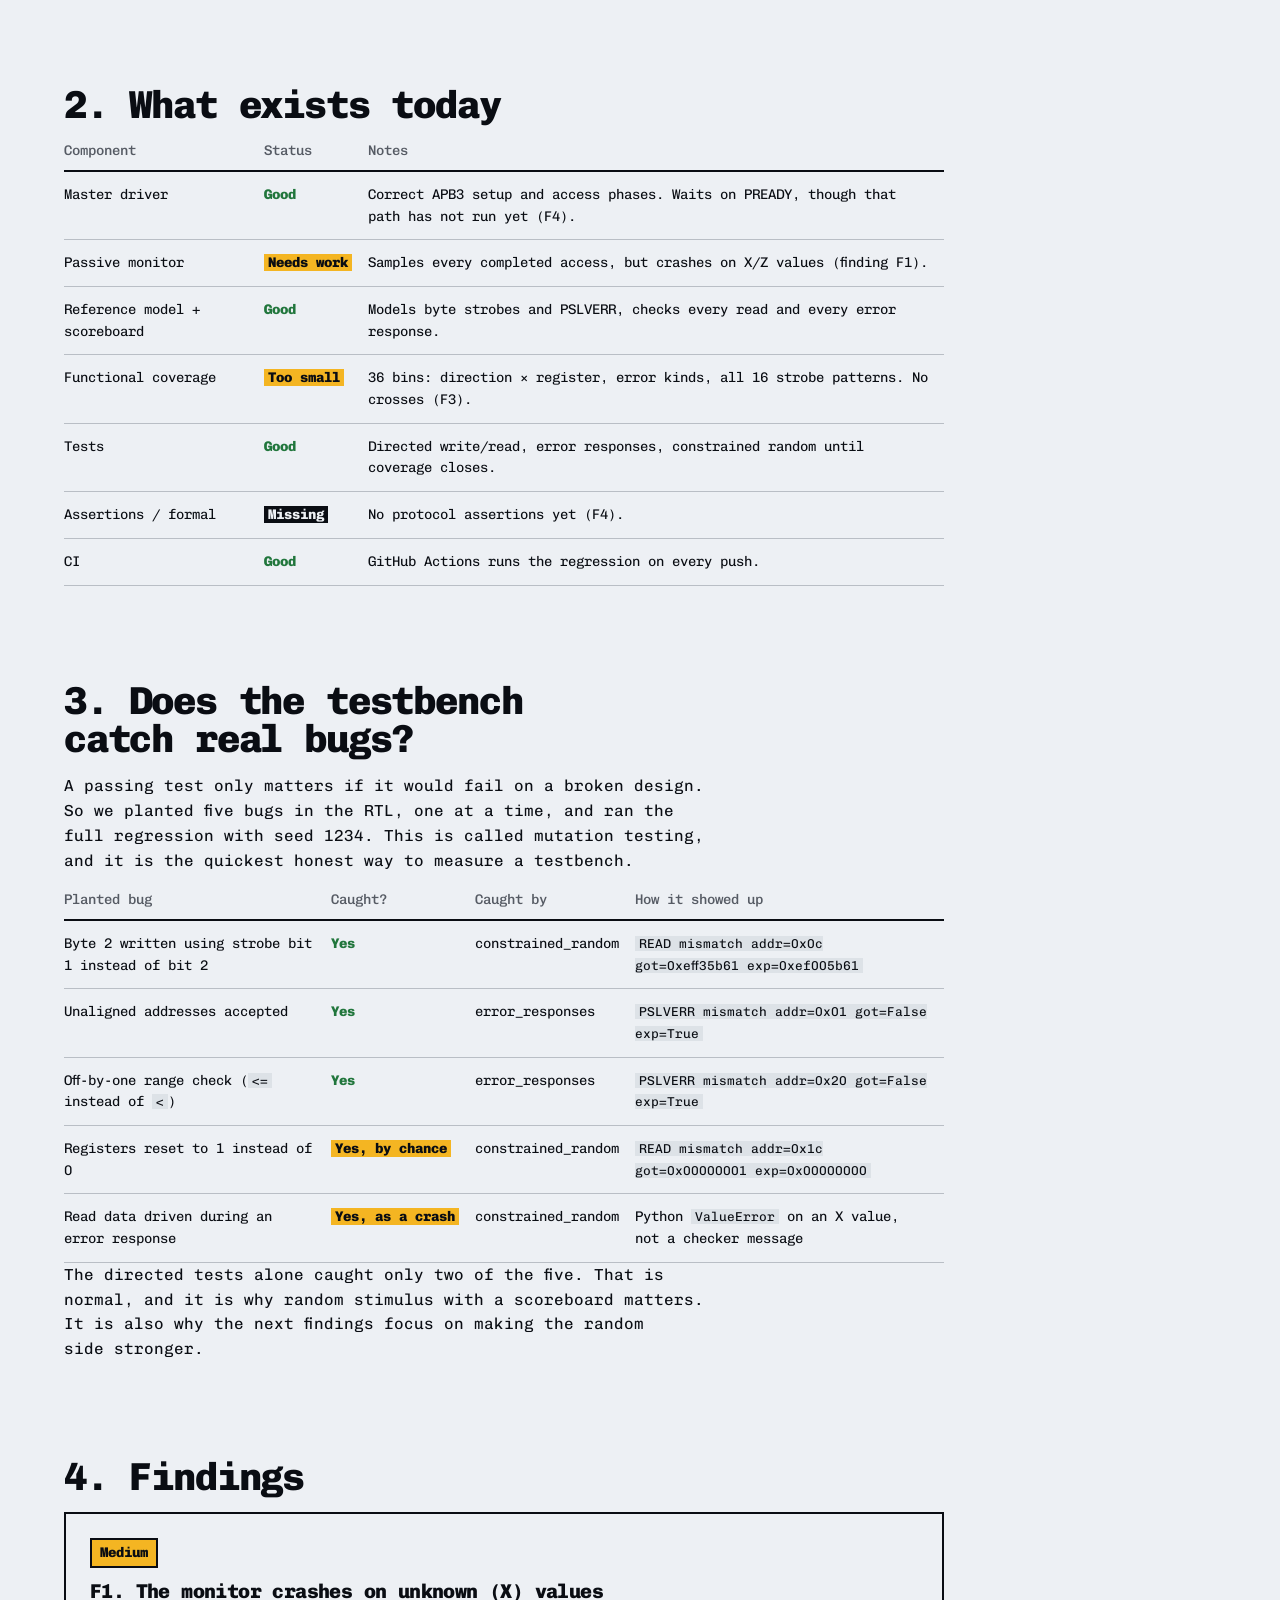
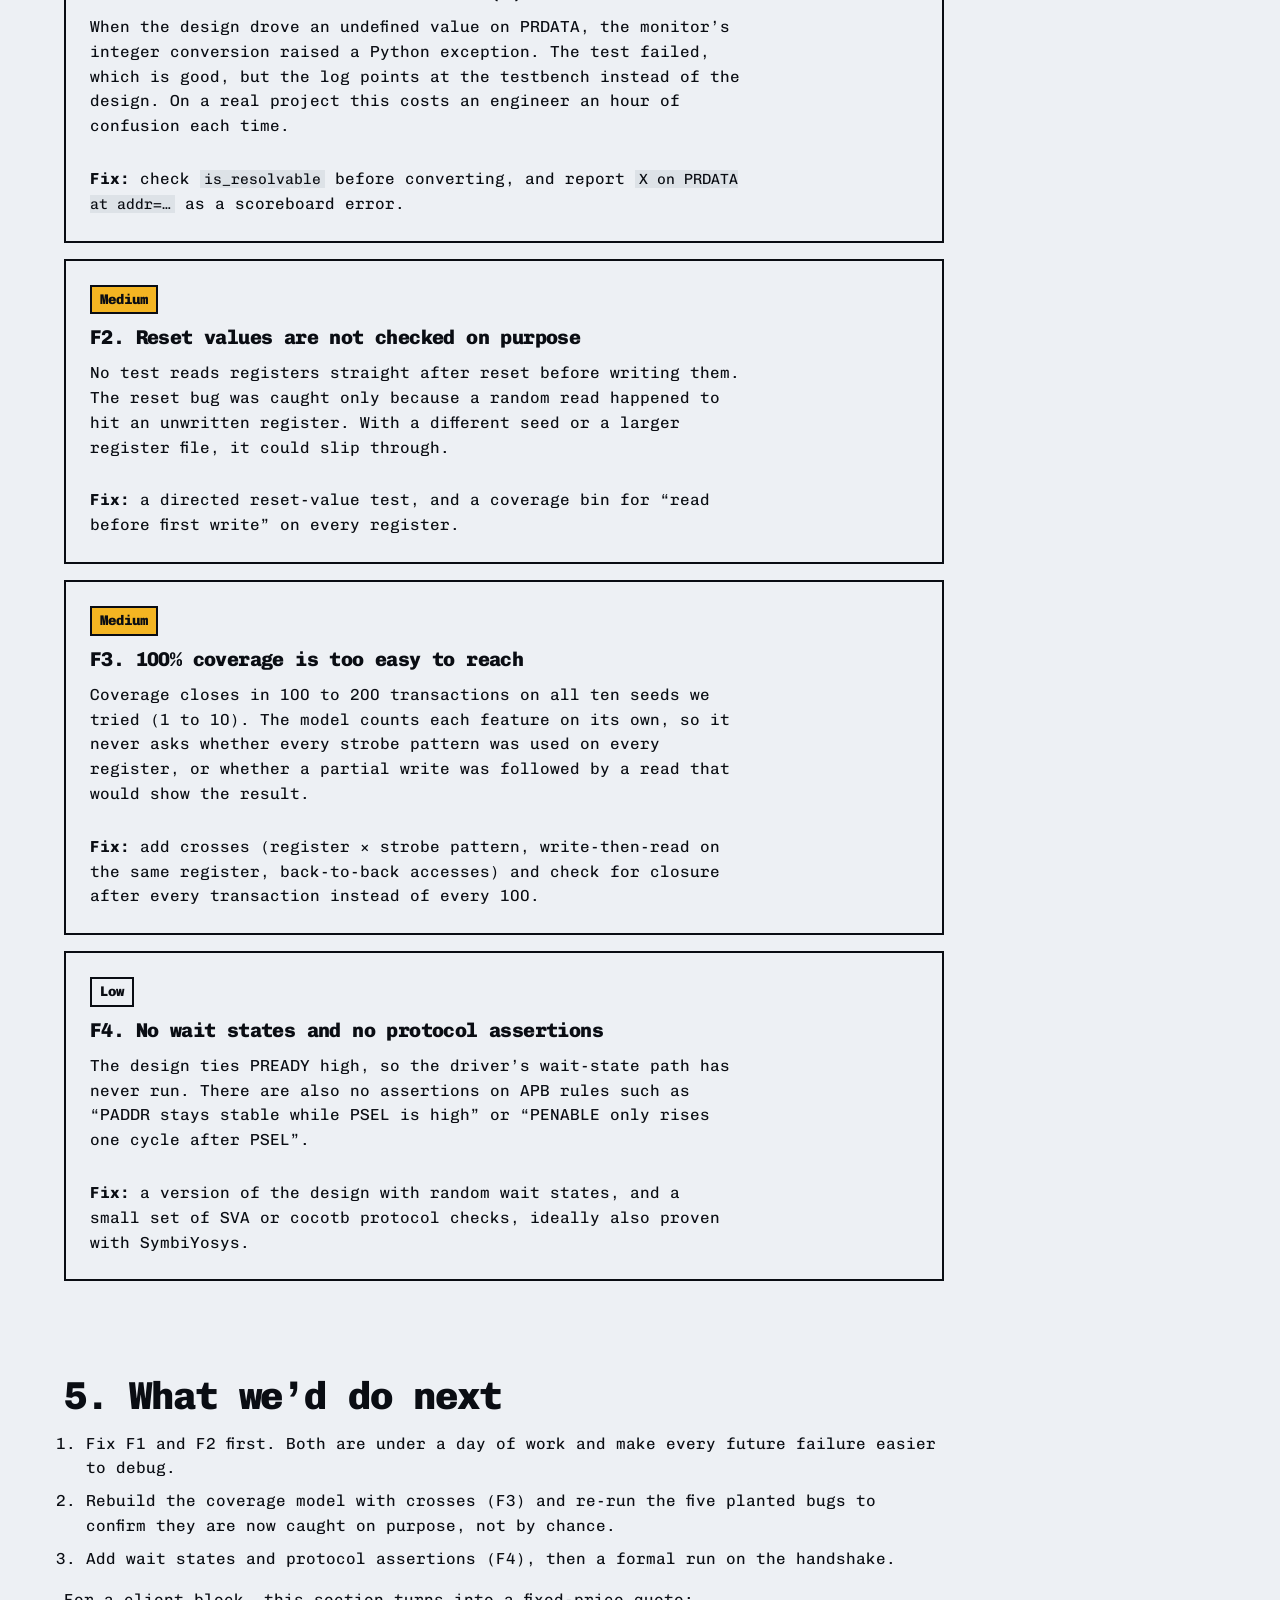
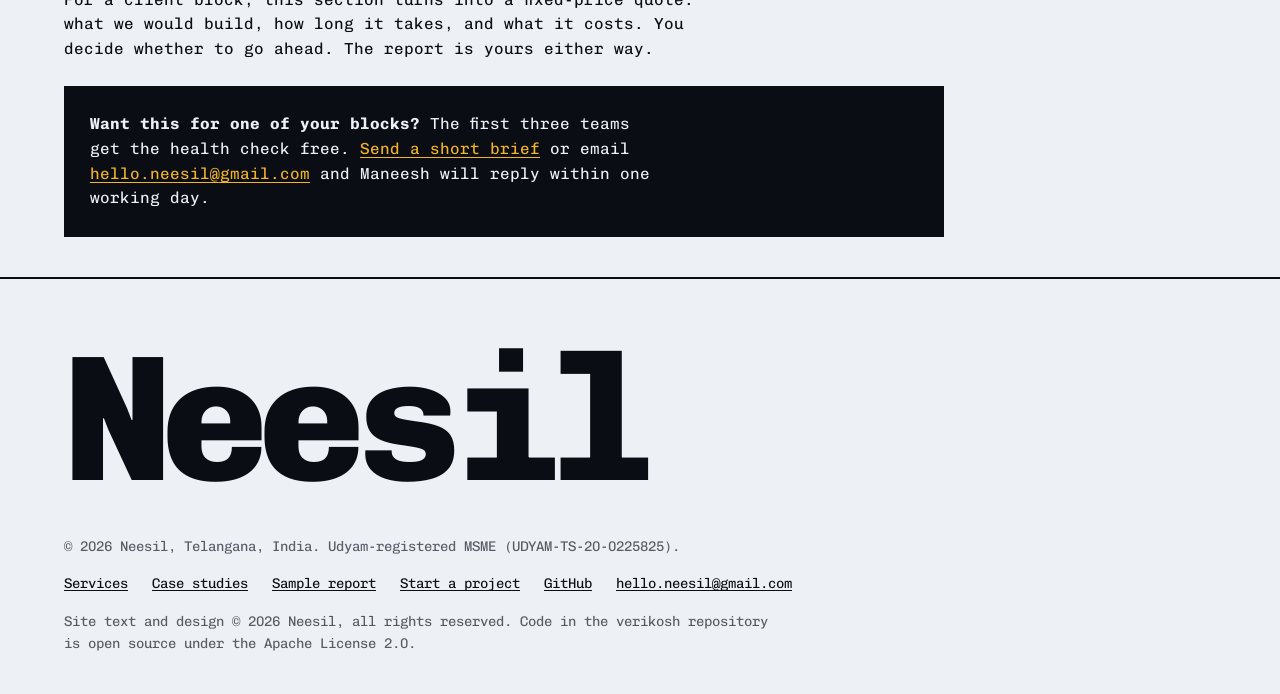
<file: report.html>
<!doctype html>
<html lang="en">
<head>
<meta charset="utf-8">
<meta name="viewport" content="width=device-width, initial-scale=1, viewport-fit=cover">
<title>Sample health-check report · Neesil</title>
<meta name="description" content="A sample Neesil verification health-check report, written on our own open-source APB3 register file and testbench. Real results: coverage, five planted bugs, and the gaps we found in our own tests.">
<link rel="canonical" href="https://mahakos.github.io/mahakosh.github.io/report.html">
<meta property="og:type" content="article">
<meta property="og:site_name" content="Neesil">
<meta property="og:locale" content="en_IN">
<meta property="og:title" content="What a Neesil health check looks like">
<meta property="og:description" content="A real one-week verification review, run on our own open-source APB3 design. Including the gaps we found in our own tests.">
<meta property="og:url" content="https://mahakos.github.io/mahakosh.github.io/report.html">
<meta property="og:image" content="https://mahakos.github.io/mahakosh.github.io/assets/og.png">
<meta name="twitter:card" content="summary_large_image">
<meta name="theme-color" content="#13161d">
<link rel="icon" href="assets/favicon.svg" type="image/svg+xml">
<link rel="apple-touch-icon" href="assets/apple-touch-icon.png">
<link rel="preconnect" href="https://fonts.googleapis.com">
<link rel="preconnect" href="https://fonts.gstatic.com" crossorigin>
<link rel="stylesheet" href="https://fonts.googleapis.com/css2?family=Chivo+Mono:wght@400;500;800&family=Noto+Sans+Telugu:wght@700&display=swap">
<link rel="stylesheet" href="assets/site.css">
<script type="application/ld+json">
{"@context":"https://schema.org","@type":"BreadcrumbList","itemListElement":[{"@type":"ListItem","position":1,"name":"Neesil","item":"https://mahakos.github.io/mahakosh.github.io/"},{"@type":"ListItem","position":2,"name":"Sample report","item":"https://mahakos.github.io/mahakosh.github.io/report.html"}]}
</script>
</head>
<body>
<a class="skip" href="#main">Skip to content</a>

<div class="notice">
  <div class="container">
    <span>The first three teams get a one-week health check free.</span>
    <span>Telangana, India. Working remotely with teams anywhere.</span>
  </div>
</div>

<header class="bar">
  <div class="container">
    <a class="brand" href="./" aria-label="Neesil home">
      <svg width="37" height="28" viewBox="0 0 37 28" aria-hidden="true"><rect x="0.4" y="21.2" width="10.1" height="4.8" fill="currentColor"/><path d="M10 26V2h4.8L21.2 14.8V2h4.8V26h-4.8L14.8 13.2V26z" fill="currentColor"/><rect x="25.5" y="2" width="4" height="4.8" fill="currentColor"/><rect x="30" y="1" width="6.7" height="6.7" style="fill:var(--color-accent)"/></svg>
      Neesil
    </a>
    <nav aria-label="Main">
      <a href="services.html">Services</a>
      <a href="work.html">Case studies</a>
      <a href="report.html" aria-current="page">Sample report</a>
      <a href="start.html">Start a project</a>
    </nav>
    <a class="btn btn--primary btn--small" href="start.html#brief">Book a health check</a>
  </div>
</header>

<main id="main">
<section class="doc-hero">
  <div class="container"><div class="doc">
    <h1>APB3 register file: verification health check</h1>
    <p class="lead">This is the report format you get after a free one-week health check. We can’t publish client work, so we ran the same review on our own open-source design and testbench, and we were as hard on our own tests as we would be on yours.</p>

    <div class="note">
      <p><b>Everything here is reproducible.</b> Design: <a href="https://github.com/mahakos/verikosh/blob/171612d/apb/rtl/apb_regfile.v"><code>apb_regfile.v</code></a> (8 × 32-bit registers, byte strobes, PSLVERR). Testbench: <a href="https://github.com/mahakos/verikosh/tree/171612d/apb/tb">cocotb 2.x + Icarus Verilog</a>, at commit <code>171612d</code>. Check out that commit and run <code>SEED=1234 make</code> in <code>apb/tb</code> to see the same numbers. Reviewed November 2026 on v0.1 of the testbench.</p>
    </div>

    <div class="note note--update">
      <p><b>Update: all four gaps are fixed in v0.2.</b> We did what this report recommends. The APB3 testbench now has a clean X/Z check (F1), a reset-value test (F2), 158 coverage bins with register × strobe crosses that take about 1,000 to 2,000 transfers to close (F3), and random wait states with a protocol checker and hang timeout (F4). Eight planted bugs are now caught, up from five. The report below is the original v0.1 review, kept as it was so you can see the before and after. <a href="https://github.com/mahakos/verikosh/tree/main/apb">See v0.2</a>.</p>
    </div>

    <div class="meta" aria-label="Summary numbers">
      <div><b>3/3</b><span>tests pass</span></div>
      <div><b>100%</b><span>of 36 coverage bins hit</span></div>
      <div><b>5/5</b><span>planted bugs detected</span></div>
      <div><b>4</b><span>gaps found in our own tests</span></div>
    </div>

    <h2>1. Summary</h2>
    <p>The testbench is in good shape for a v0.1. It has a real reference model and scoreboard, so it checks data instead of only checking that the simulation finished. Every one of five deliberately planted RTL bugs made at least one test fail.</p>
    <p>But the 100% coverage number flatters it. Coverage closes in 100 to 200 random transactions across ten seeds, which tells us the coverage model is too small to be a good measure of “done”. Three of the five planted bugs were caught only by random traffic, one of them partly by luck, and one was caught by a crash rather than a clear error message. The fixes are small, and they are listed in section 5.</p>

    <h2>2. What exists today</h2>
    <div class="tbl"><table>
      <thead><tr><th>Component</th><th>Status</th><th>Notes</th></tr></thead>
      <tbody>
        <tr><td>Master driver</td><td><span class="state state--ok">Good</span></td><td>Correct APB3 setup and access phases. Waits on PREADY, though that path has not run yet (F4).</td></tr>
        <tr><td>Passive monitor</td><td><span class="state state--warn">Needs work</span></td><td>Samples every completed access, but crashes on X/Z values (finding F1).</td></tr>
        <tr><td>Reference model + scoreboard</td><td><span class="state state--ok">Good</span></td><td>Models byte strobes and PSLVERR, checks every read and every error response.</td></tr>
        <tr><td>Functional coverage</td><td><span class="state state--warn">Too small</span></td><td>36 bins: direction × register, error kinds, all 16 strobe patterns. No crosses (F3).</td></tr>
        <tr><td>Tests</td><td><span class="state state--ok">Good</span></td><td>Directed write/read, error responses, constrained random until coverage closes.</td></tr>
        <tr><td>Assertions / formal</td><td><span class="state state--bad">Missing</span></td><td>No protocol assertions yet (F4).</td></tr>
        <tr><td>CI</td><td><span class="state state--ok">Good</span></td><td>GitHub Actions runs the regression on every push.</td></tr>
      </tbody>
    </table></div>

    <h2 id="mutations">3. Does the testbench catch real bugs?</h2>
    <p>A passing test only matters if it would fail on a broken design. So we planted five bugs in the RTL, one at a time, and ran the full regression with seed 1234. This is called mutation testing, and it is the quickest honest way to measure a testbench.</p>
    <div class="tbl"><table>
      <thead><tr><th>Planted bug</th><th>Caught?</th><th>Caught by</th><th>How it showed up</th></tr></thead>
      <tbody>
        <tr><td>Byte 2 written using strobe bit 1 instead of bit 2</td><td><span class="state state--ok">Yes</span></td><td>constrained_random</td><td><code>READ mismatch addr=0x0c got=0xeff35b61 exp=0xef005b61</code></td></tr>
        <tr><td>Unaligned addresses accepted</td><td><span class="state state--ok">Yes</span></td><td>error_responses</td><td><code>PSLVERR mismatch addr=0x01 got=False exp=True</code></td></tr>
        <tr><td>Off-by-one range check (<code>&lt;=</code> instead of <code>&lt;</code>)</td><td><span class="state state--ok">Yes</span></td><td>error_responses</td><td><code>PSLVERR mismatch addr=0x20 got=False exp=True</code></td></tr>
        <tr><td>Registers reset to 1 instead of 0</td><td><span class="state state--warn">Yes, by chance</span></td><td>constrained_random</td><td><code>READ mismatch addr=0x1c got=0x00000001 exp=0x00000000</code></td></tr>
        <tr><td>Read data driven during an error response</td><td><span class="state state--warn">Yes, as a crash</span></td><td>constrained_random</td><td>Python <code>ValueError</code> on an X value, not a checker message</td></tr>
      </tbody>
    </table></div>
    <p>The directed tests alone caught only two of the five. That is normal, and it is why random stimulus with a scoreboard matters. It is also why the next findings focus on making the random side stronger.</p>

    <h2>4. Findings</h2>

    <div class="finding">
      <span class="sev sev--md">Medium</span>
      <h3>F1. The monitor crashes on unknown (X) values</h3>
      <p>When the design drove an undefined value on PRDATA, the monitor’s integer conversion raised a Python exception. The test failed, which is good, but the log points at the testbench instead of the design. On a real project this costs an engineer an hour of confusion each time.</p>
      <p><b>Fix:</b> check <code>is_resolvable</code> before converting, and report <code>X on PRDATA at addr=…</code> as a scoreboard error.</p>
    </div>

    <div class="finding">
      <span class="sev sev--md">Medium</span>
      <h3>F2. Reset values are not checked on purpose</h3>
      <p>No test reads registers straight after reset before writing them. The reset bug was caught only because a random read happened to hit an unwritten register. With a different seed or a larger register file, it could slip through.</p>
      <p><b>Fix:</b> a directed reset-value test, and a coverage bin for “read before first write” on every register.</p>
    </div>

    <div class="finding">
      <span class="sev sev--md">Medium</span>
      <h3>F3. 100% coverage is too easy to reach</h3>
      <p>Coverage closes in 100 to 200 transactions on all ten seeds we tried (1 to 10). The model counts each feature on its own, so it never asks whether every strobe pattern was used on every register, or whether a partial write was followed by a read that would show the result.</p>
      <p><b>Fix:</b> add crosses (register × strobe pattern, write-then-read on the same register, back-to-back accesses) and check for closure after every transaction instead of every 100.</p>
    </div>

    <div class="finding">
      <span class="sev sev--lo">Low</span>
      <h3>F4. No wait states and no protocol assertions</h3>
      <p>The design ties PREADY high, so the driver’s wait-state path has never run. There are also no assertions on APB rules such as “PADDR stays stable while PSEL is high” or “PENABLE only rises one cycle after PSEL”.</p>
      <p><b>Fix:</b> a version of the design with random wait states, and a small set of SVA or cocotb protocol checks, ideally also proven with SymbiYosys.</p>
    </div>

    <h2>5. What we’d do next</h2>
    <ol>
      <li>Fix F1 and F2 first. Both are under a day of work and make every future failure easier to debug.</li>
      <li>Rebuild the coverage model with crosses (F3) and re-run the five planted bugs to confirm they are now caught on purpose, not by chance.</li>
      <li>Add wait states and protocol assertions (F4), then a formal run on the handshake.</li>
    </ol>
    <p>For a client block, this section turns into a fixed-price quote: what we would build, how long it takes, and what it costs. You decide whether to go ahead. The report is yours either way.</p>

    <div class="note note--dark noprint">
      <p><b>Want this for one of your blocks?</b> The first three teams get the health check free. <a href="start.html#brief">Send a short brief</a> or email <a href="mailto:hello.neesil@gmail.com?subject=Verification%20health%20check">hello.neesil@gmail.com</a> and Maneesh will reply within one working day.</p>
    </div>
  </div></div>
</section>
</main>

<footer class="mast">
  <div class="container">
    <p class="word-mark" aria-hidden="true">Neesil</p>
    <div class="foot">
      <span>© 2026 Neesil, Telangana, India. Udyam-registered MSME (UDYAM-TS-20-0225825).</span>
      <ul>
        <li><a href="services.html">Services</a></li>
        <li><a href="work.html">Case studies</a></li>
        <li><a href="report.html">Sample report</a></li>
        <li><a href="start.html">Start a project</a></li>
        <li><a href="https://github.com/mahakos/verikosh">GitHub</a></li>
        <li><a href="mailto:hello.neesil@gmail.com">hello.neesil@gmail.com</a></li>
      </ul>
    </div>
    <p class="fine">Site text and design © 2026 Neesil, all rights reserved. Code in the verikosh repository is open source under the Apache License 2.0.</p>
  </div>
</footer>
</body>
</html>
</file>
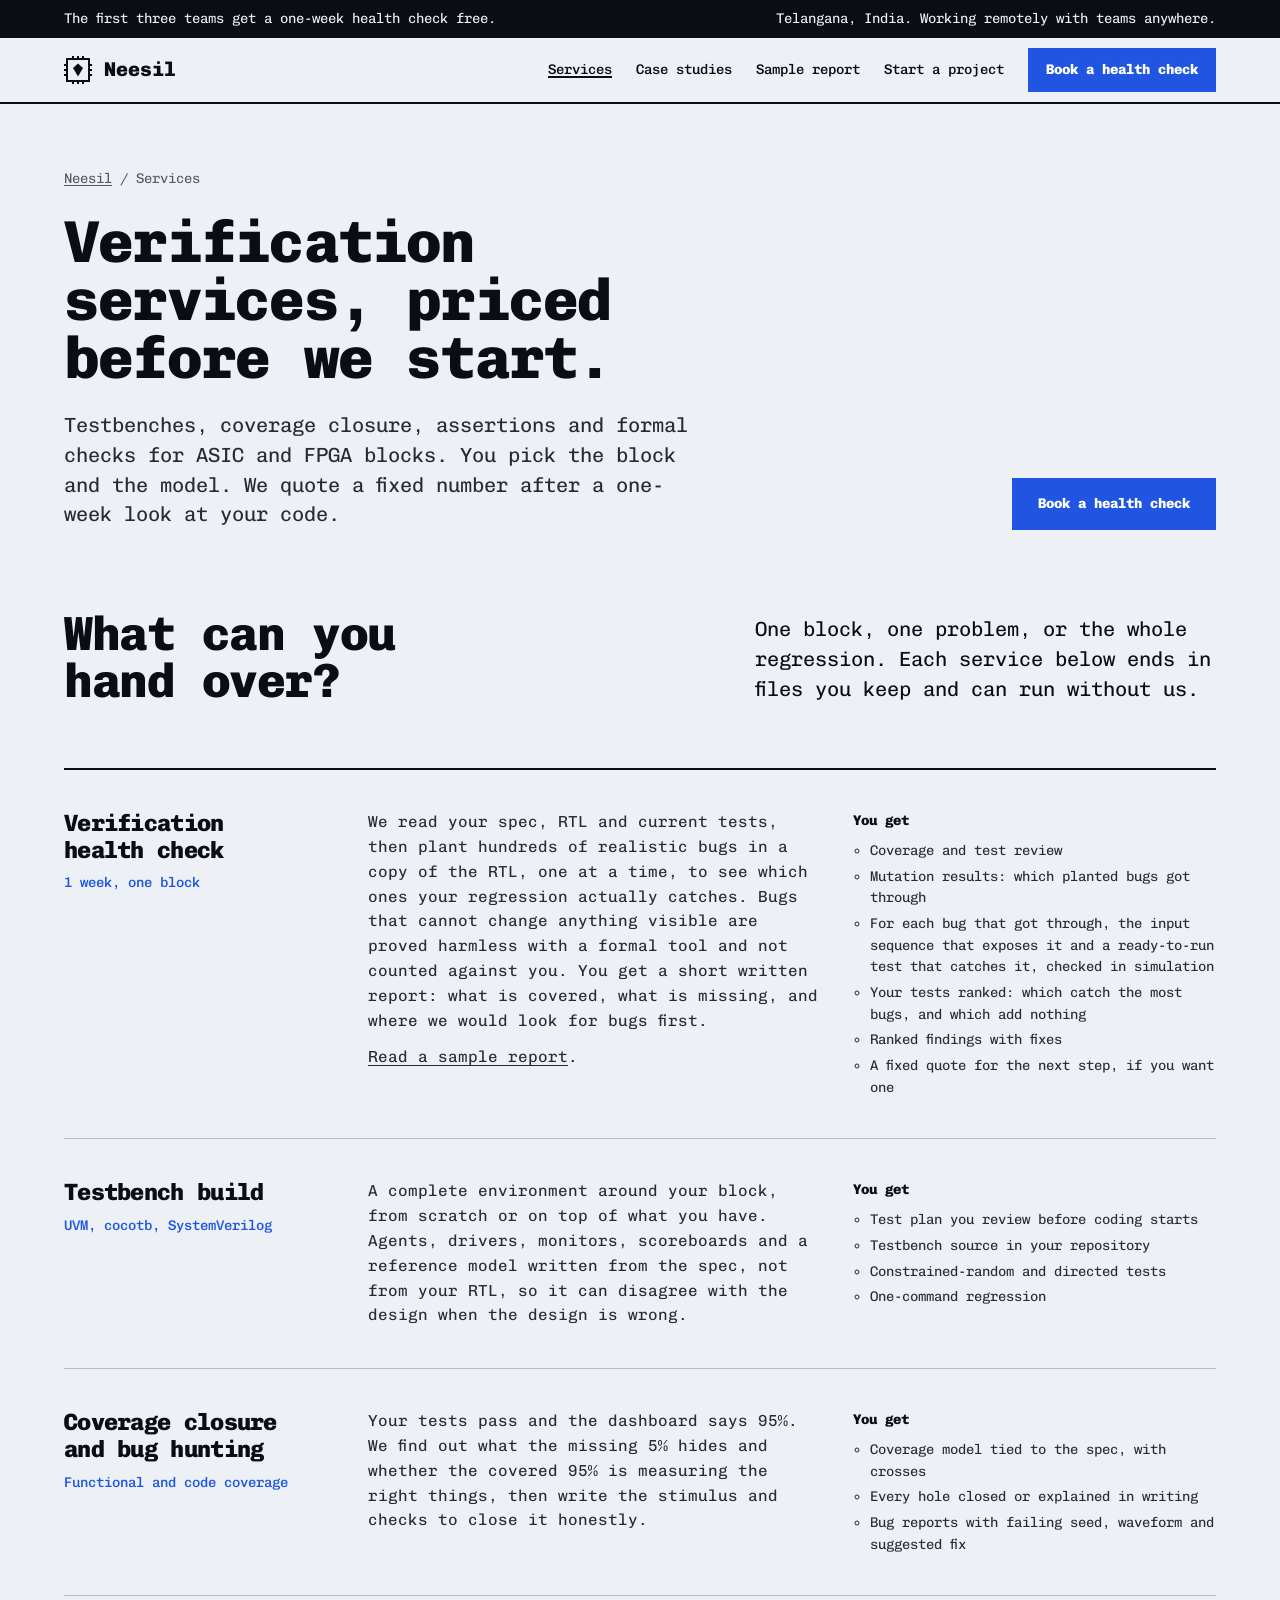
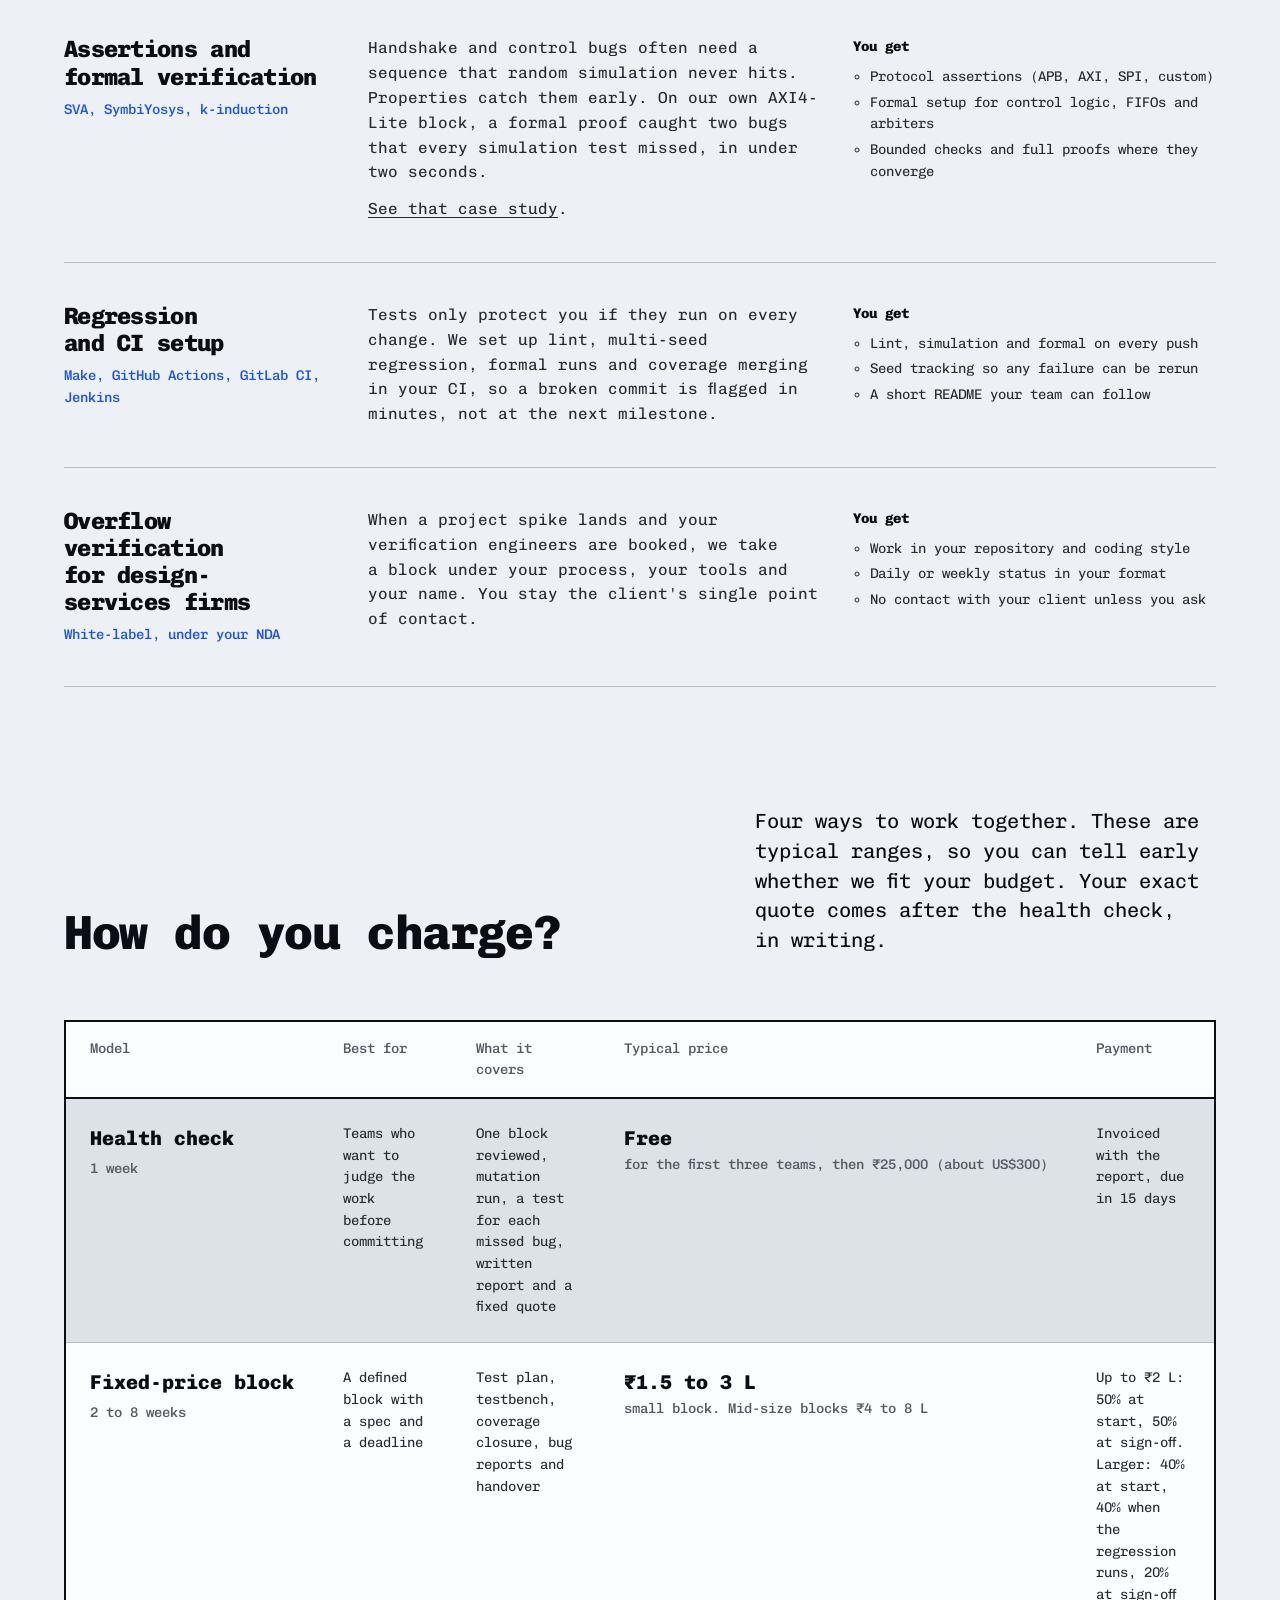
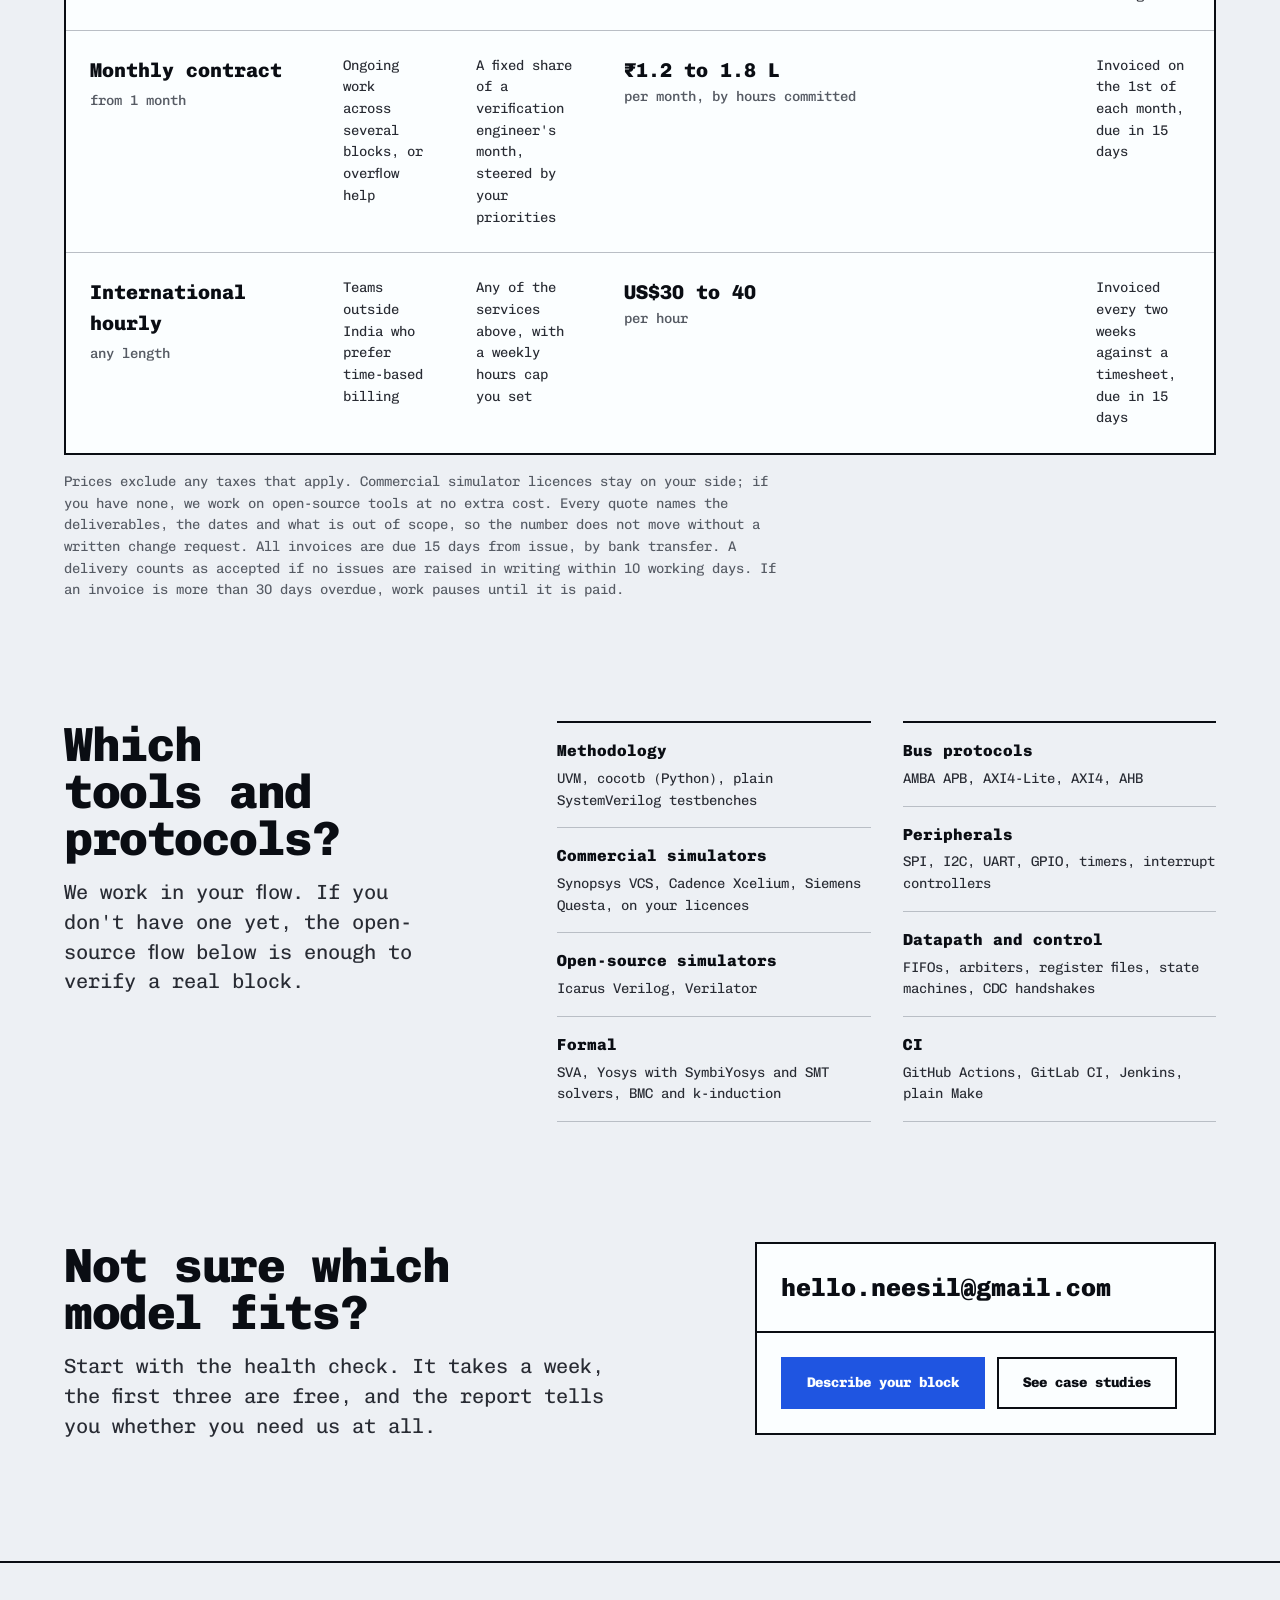
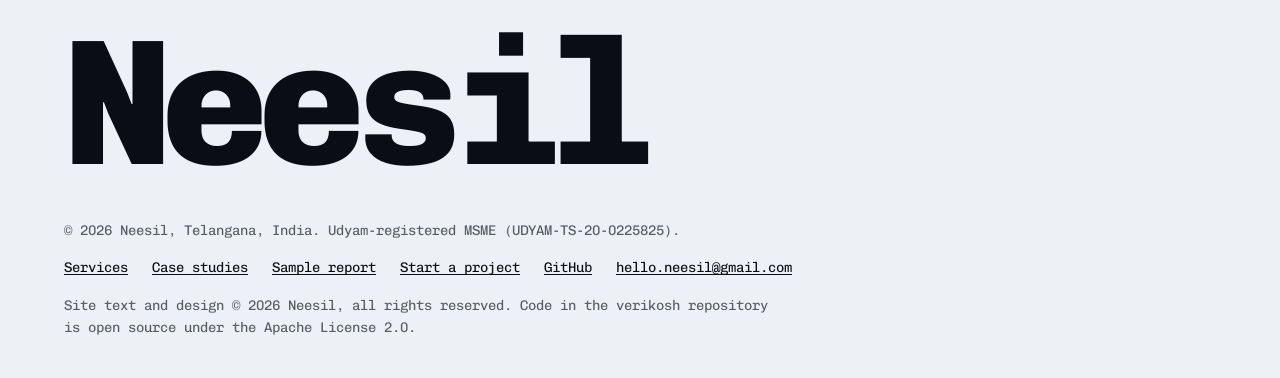
<file: services.html>
<!doctype html>
<html lang="en">
<head>
<meta charset="utf-8">
<meta name="viewport" content="width=device-width, initial-scale=1, viewport-fit=cover">
<title>Chip verification services and prices · Neesil</title>
<meta name="description" content="Design verification services for ASIC and FPGA teams: health checks, UVM and cocotb testbenches, coverage closure, SystemVerilog assertions, formal verification and CI. Fixed-price blocks, monthly contracts and typical price ranges.">
<link rel="canonical" href="https://mahakos.github.io/mahakosh.github.io/services.html">
<meta property="og:type" content="website">
<meta property="og:site_name" content="Neesil">
<meta property="og:locale" content="en_IN">
<meta property="og:title" content="Neesil verification services and prices">
<meta property="og:description" content="Health checks, testbenches, coverage closure, formal and CI for small chip teams. Typical prices listed up front.">
<meta property="og:url" content="https://mahakos.github.io/mahakosh.github.io/services.html">
<meta property="og:image" content="https://mahakos.github.io/mahakosh.github.io/assets/og.png">
<meta property="og:image:width" content="1200">
<meta property="og:image:height" content="630">
<meta name="twitter:card" content="summary_large_image">
<meta name="theme-color" content="#13161d">
<link rel="icon" href="assets/favicon.svg" type="image/svg+xml">
<link rel="preconnect" href="https://fonts.googleapis.com">
<link rel="preconnect" href="https://fonts.gstatic.com" crossorigin>
<link rel="stylesheet" href="https://fonts.googleapis.com/css2?family=Chivo+Mono:wght@400;500;800&family=Noto+Sans+Telugu:wght@700&display=swap">
<link rel="stylesheet" href="assets/site.css">
<script type="application/ld+json">
{"@context":"https://schema.org","@type":"ProfessionalService","@id":"https://mahakos.github.io/mahakosh.github.io/#neesil","name":"Neesil","url":"https://mahakos.github.io/mahakosh.github.io/","logo":"https://mahakos.github.io/mahakosh.github.io/assets/favicon.svg","image":"https://mahakos.github.io/mahakosh.github.io/assets/og.png","email":"hello.neesil@gmail.com","description":"Founder-led chip design verification services: UVM and cocotb testbenches, functional coverage closure, SystemVerilog assertions, formal verification and bug triage for ASIC and FPGA teams.","areaServed":"Worldwide","address":{"@type":"PostalAddress","addressRegion":"Telangana","addressCountry":"IN"},"founder":{"@type":"Person","name":"Maneesh Jonnala","jobTitle":"Founder and verification engineer"},"knowsAbout":["Design verification","UVM","cocotb","SystemVerilog assertions","Formal verification","Functional coverage","AMBA APB","AXI4-Lite","SPI","UART"],"sameAs":["https://github.com/mahakos/verikosh"],"hasOfferCatalog":{"@type":"OfferCatalog","name":"Chip verification services","itemListElement":[{"@type":"Offer","itemOffered":{"@type":"Service","name":"Verification health check","description":"One-week review of one block: coverage, test quality and planted-bug (mutation) results, a ready-to-run test for each missed bug, ranked findings and a fixed quote.","provider":{"@id":"https://mahakos.github.io/mahakosh.github.io/#neesil"}}},{"@type":"Offer","itemOffered":{"@type":"Service","name":"Testbench build","description":"UVM or cocotb verification environments with agents, scoreboards and spec-based reference models.","provider":{"@id":"https://mahakos.github.io/mahakosh.github.io/#neesil"}}},{"@type":"Offer","itemOffered":{"@type":"Service","name":"Coverage closure and bug hunting","description":"Functional coverage models with crosses, constrained-random stimulus and bug triage with failing seeds and waveforms.","provider":{"@id":"https://mahakos.github.io/mahakosh.github.io/#neesil"}}},{"@type":"Offer","itemOffered":{"@type":"Service","name":"Assertions and formal verification","description":"SystemVerilog assertions and formal property checking with SymbiYosys, including k-induction proofs.","provider":{"@id":"https://mahakos.github.io/mahakosh.github.io/#neesil"}}},{"@type":"Offer","itemOffered":{"@type":"Service","name":"Regression and CI setup","description":"Lint, multi-seed simulation and formal runs on every commit in GitHub Actions, GitLab CI or Jenkins.","provider":{"@id":"https://mahakos.github.io/mahakosh.github.io/#neesil"}}},{"@type":"Offer","itemOffered":{"@type":"Service","name":"Overflow verification for design-services firms","description":"White-label block verification under the partner's NDA, process and name.","provider":{"@id":"https://mahakos.github.io/mahakosh.github.io/#neesil"}}}]}}
</script>
<script type="application/ld+json">
{"@context":"https://schema.org","@type":"BreadcrumbList","itemListElement":[{"@type":"ListItem","position":1,"name":"Neesil","item":"https://mahakos.github.io/mahakosh.github.io/"},{"@type":"ListItem","position":2,"name":"Services","item":"https://mahakos.github.io/mahakosh.github.io/services.html"}]}
</script>
</head>
<body>
<a class="skip" href="#main">Skip to content</a>

<div class="notice">
  <div class="container">
    <span>The first three teams get a one-week health check free.</span>
    <span>Telangana, India. Working remotely with teams anywhere.</span>
  </div>
</div>

<header class="bar">
  <div class="container">
    <a class="brand" href="./" aria-label="Neesil home">
      <svg width="28" height="28" viewBox="0 0 28 28" aria-hidden="true"><rect x="3" y="3" width="22" height="22" fill="none" stroke="currentColor" stroke-width="2"/><path d="M14 7.5l5 4.5-5 8.5-5-8.5z" fill="currentColor"/><g stroke="currentColor" stroke-width="2"><path d="M9 0v3M14 0v3M19 0v3M9 25v3M14 25v3M19 25v3M0 9h3M0 14h3M0 19h3M25 9h3M25 14h3M25 19h3"/></g></svg>
      Neesil
    </a>
    <nav aria-label="Main">
      <a href="services.html" aria-current="page">Services</a>
      <a href="work.html">Case studies</a>
      <a href="report.html">Sample report</a>
      <a href="start.html">Start a project</a>
    </nav>
    <a class="btn btn--primary btn--small" href="start.html#brief">Book a health check</a>
  </div>
</header>

<main id="main">
<section class="page-head">
  <div class="container">
    <p class="crumbs"><a href="./">Neesil</a> / Services</p>
    <div class="grid">
      <h1>Verification services, priced before we start.</h1>
      <p class="lead">Testbenches, coverage closure, assertions and formal checks for ASIC and FPGA blocks. You pick the block and the model. We quote a fixed number after a one-week look at your code.</p>
      <div class="actions"><a class="btn btn--primary" href="start.html#brief">Book a health check</a></div>
    </div>
  </div>
</section>

<section id="services">
  <div class="container">
    <div class="grid split-head">
      <h2>What can you hand over?</h2>
      <p class="lead">One block, one problem, or the whole regression. Each service below ends in files you keep and can run without us.</p>
    </div>
    <ul class="svc-rows">
      <li>
        <div><h3>Verification health check</h3><span class="tools">1 week, one block</span></div>
        <div><p>We read your spec, RTL and current tests, then plant hundreds of realistic bugs in a copy of the RTL, one at a time, to see which ones your regression actually catches. Bugs that cannot change anything visible are proved harmless with a formal tool and not counted against you. You get a short written report: what is covered, what is missing, and where we would look for bugs first.</p><p><a href="report.html">Read a sample report</a>.</p></div>
        <div><p class="out-title">You get</p><ul><li>Coverage and test review</li><li>Mutation results: which planted bugs got through</li><li>For each bug that got through, the input sequence that exposes it and a ready-to-run test that catches it, checked in simulation</li><li>Your tests ranked: which catch the most bugs, and which add nothing</li><li>Ranked findings with fixes</li><li>A fixed quote for the next step, if you want one</li></ul></div>
      </li>
      <li>
        <div><h3>Testbench build</h3><span class="tools">UVM, cocotb, SystemVerilog</span></div>
        <div><p>A complete environment around your block, from scratch or on top of what you have. Agents, drivers, monitors, scoreboards and a reference model written from the spec, not from your RTL, so it can disagree with the design when the design is wrong.</p></div>
        <div><p class="out-title">You get</p><ul><li>Test plan you review before coding starts</li><li>Testbench source in your repository</li><li>Constrained-random and directed tests</li><li>One-command regression</li></ul></div>
      </li>
      <li>
        <div><h3>Coverage closure and bug hunting</h3><span class="tools">Functional and code coverage</span></div>
        <div><p>Your tests pass and the dashboard says 95%. We find out what the missing 5% hides and whether the covered 95% is measuring the right things, then write the stimulus and checks to close it honestly.</p></div>
        <div><p class="out-title">You get</p><ul><li>Coverage model tied to the spec, with crosses</li><li>Every hole closed or explained in writing</li><li>Bug reports with failing seed, waveform and suggested fix</li></ul></div>
      </li>
      <li>
        <div><h3>Assertions and formal verification</h3><span class="tools">SVA, SymbiYosys, k-induction</span></div>
        <div><p>Handshake and control bugs often need a sequence that random simulation never hits. Properties catch them early. On our own AXI4-Lite block, a formal proof caught two bugs that every simulation test missed, in under two seconds.</p><p><a href="work.html#axi4lite">See that case study</a>.</p></div>
        <div><p class="out-title">You get</p><ul><li>Protocol assertions (APB, AXI, SPI, custom)</li><li>Formal setup for control logic, FIFOs and arbiters</li><li>Bounded checks and full proofs where they converge</li></ul></div>
      </li>
      <li>
        <div><h3>Regression and CI setup</h3><span class="tools">Make, GitHub Actions, GitLab CI, Jenkins</span></div>
        <div><p>Tests only protect you if they run on every change. We set up lint, multi-seed regression, formal runs and coverage merging in your CI, so a broken commit is flagged in minutes, not at the next milestone.</p></div>
        <div><p class="out-title">You get</p><ul><li>Lint, simulation and formal on every push</li><li>Seed tracking so any failure can be rerun</li><li>A short README your team can follow</li></ul></div>
      </li>
      <li>
        <div><h3>Overflow verification for design-services firms</h3><span class="tools">White-label, under your NDA</span></div>
        <div><p>When a project spike lands and your verification engineers are booked, we take a block under your process, your tools and your name. You stay the client's single point of contact.</p></div>
        <div><p class="out-title">You get</p><ul><li>Work in your repository and coding style</li><li>Daily or weekly status in your format</li><li>No contact with your client unless you ask</li></ul></div>
      </li>
    </ul>
  </div>
</section>

<section id="models">
  <div class="container">
    <div class="grid split-head">
      <h2>How do you charge?</h2>
      <p class="lead">Four ways to work together. These are typical ranges, so you can tell early whether we fit your budget. Your exact quote comes after the health check, in writing.</p>
    </div>
    <div class="models-wrap">
      <table class="models">
        <caption class="visually-hidden">Neesil engagement models and typical prices</caption>
        <thead><tr><th scope="col">Model</th><th scope="col">Best for</th><th scope="col">What it covers</th><th scope="col">Typical price</th><th scope="col">Payment</th></tr></thead>
        <tbody>
          <tr class="first"><th scope="row">Health check<small>1 week</small></th><td>Teams who want to judge the work before committing</td><td>One block reviewed, mutation run, a test for each missed bug, written report and a fixed quote</td><td class="price">Free<small>for the first three teams, then ₹25,000 (about US$300)</small></td><td>Invoiced with the report, due in 15 days</td></tr>
          <tr><th scope="row">Fixed-price block<small>2 to 8 weeks</small></th><td>A defined block with a spec and a deadline</td><td>Test plan, testbench, coverage closure, bug reports and handover</td><td class="price">₹1.5 to 3 L<small>small block. Mid-size blocks ₹4 to 8 L</small></td><td>Up to ₹2 L: 50% at start, 50% at sign-off. Larger: 40% at start, 40% when the regression runs, 20% at sign-off</td></tr>
          <tr><th scope="row">Monthly contract<small>from 1 month</small></th><td>Ongoing work across several blocks, or overflow help</td><td>A fixed share of a verification engineer's month, steered by your priorities</td><td class="price">₹1.2 to 1.8 L<small>per month, by hours committed</small></td><td>Invoiced on the 1st of each month, due in 15 days</td></tr>
          <tr><th scope="row">International hourly<small>any length</small></th><td>Teams outside India who prefer time-based billing</td><td>Any of the services above, with a weekly hours cap you set</td><td class="price">US$30 to 40<small>per hour</small></td><td>Invoiced every two weeks against a timesheet, due in 15 days</td></tr>
        </tbody>
      </table>
    </div>
    <p class="fine">Prices exclude any taxes that apply. Commercial simulator licences stay on your side; if you have none, we work on open-source tools at no extra cost. Every quote names the deliverables, the dates and what is out of scope, so the number does not move without a written change request. All invoices are due 15 days from issue, by bank transfer. A delivery counts as accepted if no issues are raised in writing within 10 working days. If an invoice is more than 30 days overdue, work pauses until it is paid.</p>
  </div>
</section>

<section id="kit">
  <div class="container grid kit">
    <div class="head">
      <h2>Which tools and protocols?</h2>
      <p class="lead">We work in your flow. If you don't have one yet, the open-source flow below is enough to verify a real block.</p>
    </div>
    <div class="cols">
      <dl>
        <dt>Methodology</dt><dd>UVM, cocotb (Python), plain SystemVerilog testbenches</dd>
        <dt>Commercial simulators</dt><dd>Synopsys VCS, Cadence Xcelium, Siemens Questa, on your licences</dd>
        <dt>Open-source simulators</dt><dd>Icarus Verilog, Verilator</dd>
        <dt>Formal</dt><dd>SVA, Yosys with SymbiYosys and SMT solvers, BMC and k-induction</dd>
      </dl>
      <dl>
        <dt>Bus protocols</dt><dd>AMBA APB, AXI4-Lite, AXI4, AHB</dd>
        <dt>Peripherals</dt><dd>SPI, I2C, UART, GPIO, timers, interrupt controllers</dd>
        <dt>Datapath and control</dt><dd>FIFOs, arbiters, register files, state machines, CDC handshakes</dd>
        <dt>CI</dt><dd>GitHub Actions, GitLab CI, Jenkins, plain Make</dd>
      </dl>
    </div>
  </div>
</section>

<section id="next">
  <div class="container grid contact">
    <div class="head">
      <h2>Not sure which model fits?</h2>
      <p class="lead">Start with the health check. It takes a week, the first three are free, and the report tells you whether you need us at all.</p>
    </div>
    <div class="mailbox">
      <code class="addr">hello.neesil@gmail.com</code>
      <div class="row">
        <a class="btn btn--primary" href="start.html#brief">Describe your block</a>
        <a class="btn" href="work.html">See case studies</a>
      </div>
    </div>
  </div>
</section>
</main>

<footer class="mast">
  <div class="container">
    <p class="word-mark" aria-hidden="true">Neesil</p>
    <div class="foot">
      <span>© 2026 Neesil, Telangana, India. Udyam-registered MSME (UDYAM-TS-20-0225825).</span>
      <ul>
        <li><a href="services.html">Services</a></li>
        <li><a href="work.html">Case studies</a></li>
        <li><a href="report.html">Sample report</a></li>
        <li><a href="start.html">Start a project</a></li>
        <li><a href="https://github.com/mahakos/verikosh">GitHub</a></li>
        <li><a href="mailto:hello.neesil@gmail.com">hello.neesil@gmail.com</a></li>
      </ul>
    </div>
    <p class="fine">Site text and design © 2026 Neesil, all rights reserved. Code in the verikosh repository is open source under the Apache License 2.0.</p>
  </div>
</footer>
</body>
</html>
</file>
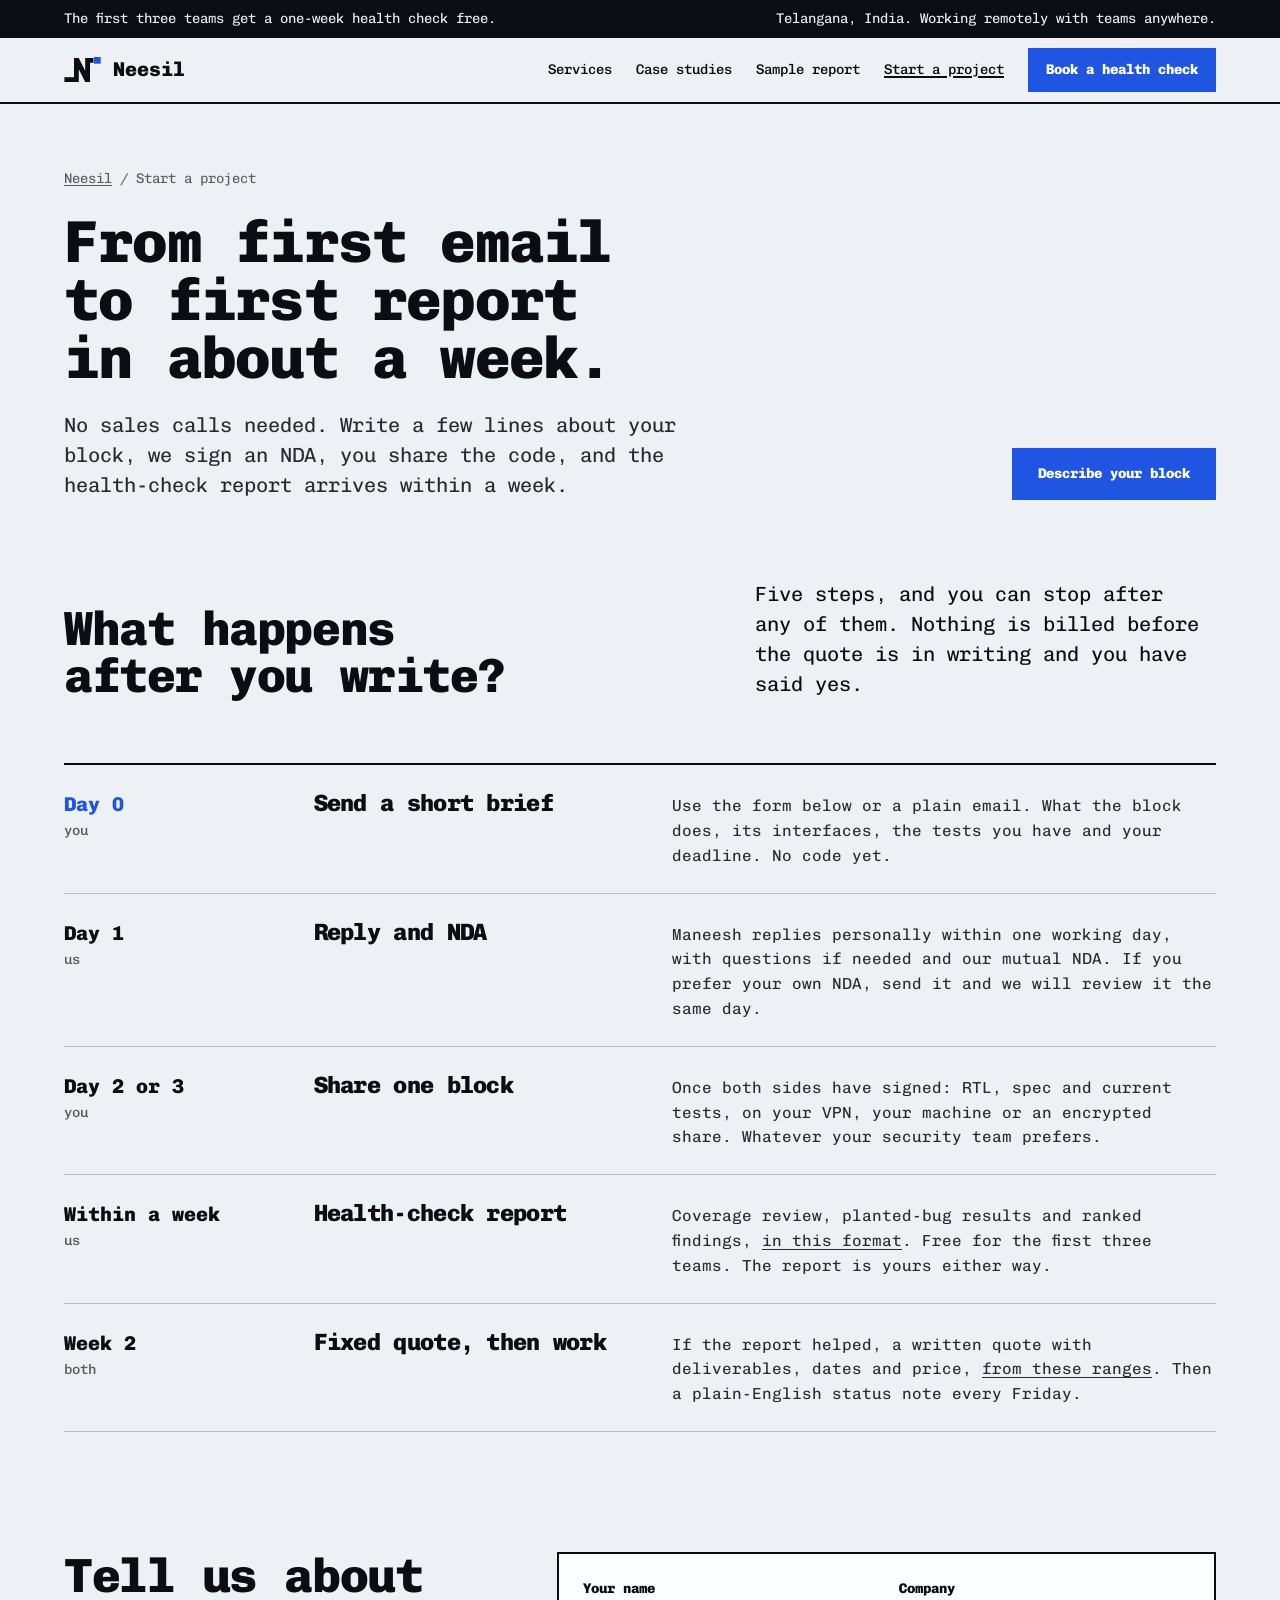
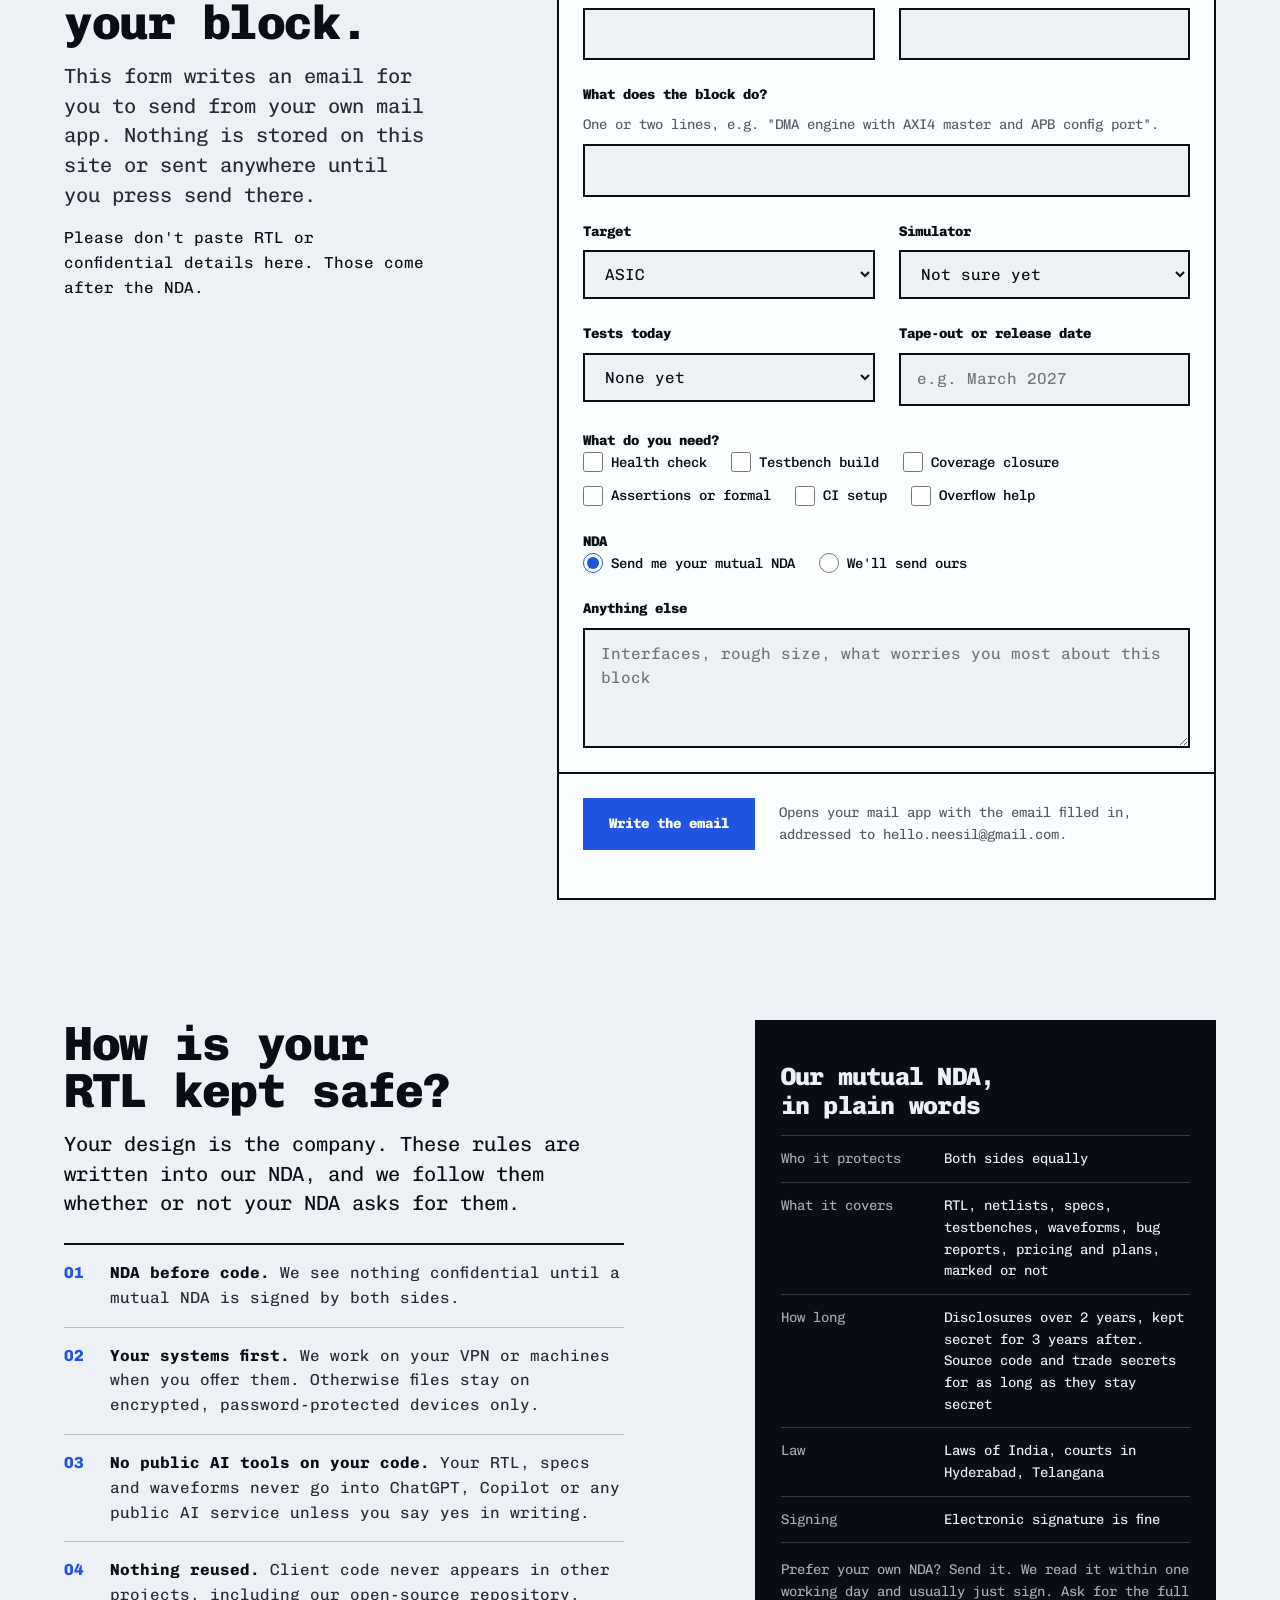
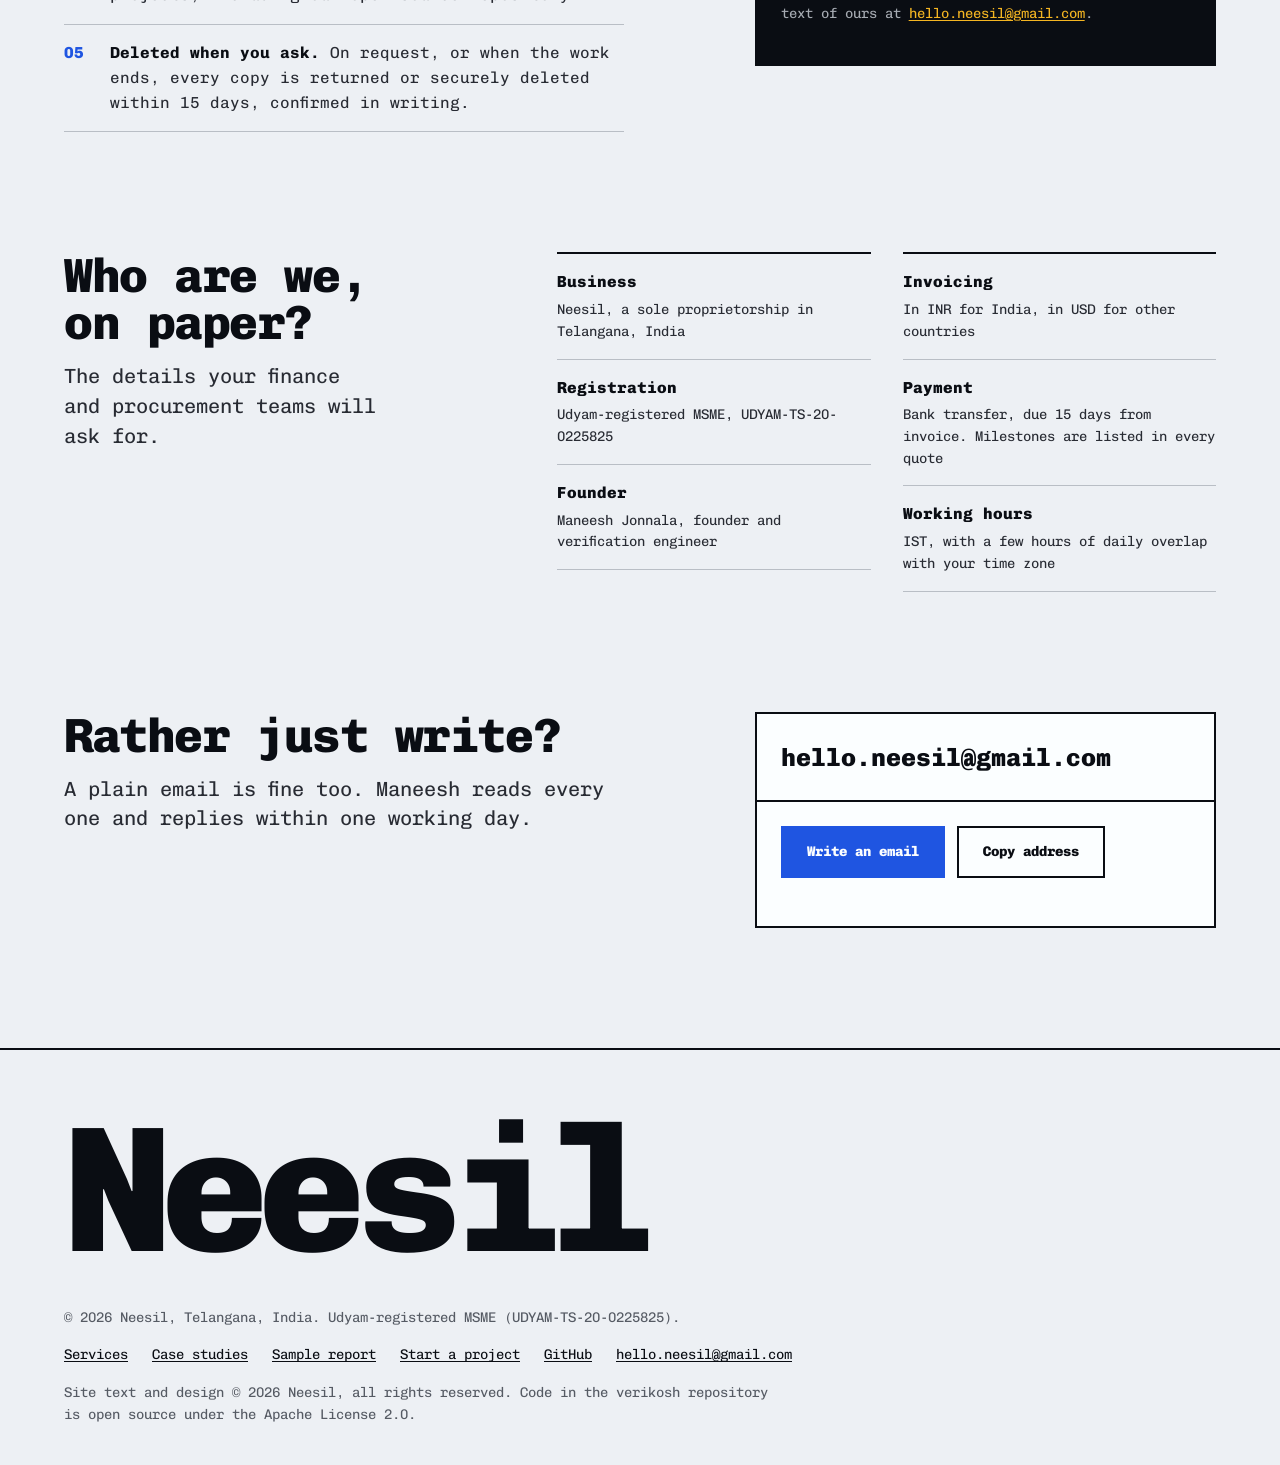
<file: start.html>
<!doctype html>
<html lang="en">
<head>
<meta charset="utf-8">
<meta name="viewport" content="width=device-width, initial-scale=1, viewport-fit=cover">
<title>Start a verification project, NDA and confidentiality · Neesil</title>
<meta name="description" content="How to start a chip verification project with Neesil: send a short brief, sign a mutual NDA, share one block and get a health-check report within a week. How your RTL is kept confidential.">
<link rel="canonical" href="https://mahakos.github.io/mahakosh.github.io/start.html">
<meta property="og:type" content="website">
<meta property="og:site_name" content="Neesil">
<meta property="og:locale" content="en_IN">
<meta property="og:title" content="Start a verification project with Neesil">
<meta property="og:description" content="Brief, mutual NDA, one block, report in a week. And exactly how your RTL is kept safe.">
<meta property="og:url" content="https://mahakos.github.io/mahakosh.github.io/start.html">
<meta property="og:image" content="https://mahakos.github.io/mahakosh.github.io/assets/og.png">
<meta property="og:image:width" content="1200">
<meta property="og:image:height" content="630">
<meta name="twitter:card" content="summary_large_image">
<meta name="theme-color" content="#13161d">
<link rel="icon" href="assets/favicon.svg" type="image/svg+xml">
<link rel="apple-touch-icon" href="assets/apple-touch-icon.png">
<link rel="preconnect" href="https://fonts.googleapis.com">
<link rel="preconnect" href="https://fonts.gstatic.com" crossorigin>
<link rel="stylesheet" href="https://fonts.googleapis.com/css2?family=Chivo+Mono:wght@400;500;800&family=Noto+Sans+Telugu:wght@700&display=swap">
<link rel="stylesheet" href="assets/site.css">
<script type="application/ld+json">
{"@context":"https://schema.org","@type":"ContactPage","name":"Start a project with Neesil","url":"https://mahakos.github.io/mahakosh.github.io/start.html","about":{"@id":"https://mahakos.github.io/mahakosh.github.io/#neesil"},"mainEntity":{"@type":"ContactPoint","contactType":"sales","email":"hello.neesil@gmail.com","areaServed":"Worldwide","availableLanguage":["English","Telugu"]}}
</script>
<script type="application/ld+json">
{"@context":"https://schema.org","@type":"BreadcrumbList","itemListElement":[{"@type":"ListItem","position":1,"name":"Neesil","item":"https://mahakos.github.io/mahakosh.github.io/"},{"@type":"ListItem","position":2,"name":"Start a project","item":"https://mahakos.github.io/mahakosh.github.io/start.html"}]}
</script>
</head>
<body>
<a class="skip" href="#main">Skip to content</a>

<div class="notice">
  <div class="container">
    <span>The first three teams get a one-week health check free.</span>
    <span>Telangana, India. Working remotely with teams anywhere.</span>
  </div>
</div>

<header class="bar">
  <div class="container">
    <a class="brand" href="./" aria-label="Neesil home">
      <svg width="37" height="28" viewBox="0 0 37 28" aria-hidden="true"><rect x="0.4" y="21.2" width="10.1" height="4.8" fill="currentColor"/><path d="M10 26V2h4.8L21.2 14.8V2h4.8V26h-4.8L14.8 13.2V26z" fill="currentColor"/><rect x="25.5" y="2" width="4" height="4.8" fill="currentColor"/><rect x="30" y="1" width="6.7" height="6.7" style="fill:var(--color-accent)"/></svg>
      Neesil
    </a>
    <nav aria-label="Main">
      <a href="services.html">Services</a>
      <a href="work.html">Case studies</a>
      <a href="report.html">Sample report</a>
      <a href="start.html" aria-current="page">Start a project</a>
    </nav>
    <a class="btn btn--primary btn--small" href="start.html#brief">Book a health check</a>
  </div>
</header>

<main id="main">
<section class="page-head">
  <div class="container">
    <p class="crumbs"><a href="./">Neesil</a> / Start a project</p>
    <div class="grid">
      <h1>From first email to first report in about a week.</h1>
      <p class="lead">No sales calls needed. Write a few lines about your block, we sign an NDA, you share the code, and the health-check report arrives within a week.</p>
      <div class="actions"><a class="btn btn--primary" href="#brief">Describe your block</a></div>
    </div>
  </div>
</section>

<section id="steps">
  <div class="container">
    <div class="grid split-head">
      <h2>What happens after you write?</h2>
      <p class="lead">Five steps, and you can stop after any of them. Nothing is billed before the quote is in writing and you have said yes.</p>
    </div>
    <ol class="timeline">
      <li><span class="when">Day 0<small>you</small></span><h3>Send a short brief</h3><p>Use the form below or a plain email. What the block does, its interfaces, the tests you have and your deadline. No code yet.</p></li>
      <li><span class="when">Day 1<small>us</small></span><h3>Reply and NDA</h3><p>Maneesh replies personally within one working day, with questions if needed and our mutual NDA. If you prefer your own NDA, send it and we will review it the same day.</p></li>
      <li><span class="when">Day 2 or 3<small>you</small></span><h3>Share one block</h3><p>Once both sides have signed: RTL, spec and current tests, on your VPN, your machine or an encrypted share. Whatever your security team prefers.</p></li>
      <li><span class="when">Within a week<small>us</small></span><h3>Health-check report</h3><p>Coverage review, planted-bug results and ranked findings, <a href="report.html">in this format</a>. Free for the first three teams. The report is yours either way.</p></li>
      <li><span class="when">Week 2<small>both</small></span><h3>Fixed quote, then work</h3><p>If the report helped, a written quote with deliverables, dates and price, <a href="services.html#models">from these ranges</a>. Then a plain-English status note every Friday.</p></li>
    </ol>
  </div>
</section>

<section id="brief">
  <div class="container grid brief-sec">
    <div class="head">
      <h2>Tell us about your block.</h2>
      <p class="lead">This form writes an email for you to send from your own mail app. Nothing is stored on this site or sent anywhere until you press send there.</p>
      <p>Please don't paste RTL or confidential details here. Those come after the NDA.</p>
    </div>
    <form class="brief" id="brief-form" novalidate>
      <div class="fields">
        <div class="field"><label for="f-name">Your name</label><input id="f-name" name="name" autocomplete="name" required></div>
        <div class="field"><label for="f-company">Company</label><input id="f-company" name="company" autocomplete="organization"></div>
        <div class="field wide"><label for="f-block">What does the block do?</label><span class="hint" id="f-block-hint">One or two lines, e.g. "DMA engine with AXI4 master and APB config port".</span><input id="f-block" name="block" aria-describedby="f-block-hint" required></div>
        <div class="field"><label for="f-target">Target</label><select id="f-target" name="target"><option>ASIC</option><option>FPGA</option><option>Both</option><option>Not decided</option></select></div>
        <div class="field"><label for="f-sim">Simulator</label><select id="f-sim" name="sim"><option>Not sure yet</option><option>Synopsys VCS</option><option>Cadence Xcelium</option><option>Siemens Questa</option><option>Verilator or Icarus (open source)</option><option>Other</option></select></div>
        <div class="field"><label for="f-tests">Tests today</label><select id="f-tests" name="tests"><option>None yet</option><option>A few directed tests</option><option>UVM or cocotb testbench</option><option>Full regression with coverage</option></select></div>
        <div class="field"><label for="f-date">Tape-out or release date</label><input id="f-date" name="date" placeholder="e.g. March 2027"></div>
        <fieldset class="field wide"><legend>What do you need?</legend>
          <div class="choice">
            <label><input type="checkbox" name="need" value="Health check"> Health check</label>
            <label><input type="checkbox" name="need" value="Testbench build"> Testbench build</label>
            <label><input type="checkbox" name="need" value="Coverage closure"> Coverage closure</label>
            <label><input type="checkbox" name="need" value="Assertions or formal"> Assertions or formal</label>
            <label><input type="checkbox" name="need" value="CI setup"> CI setup</label>
            <label><input type="checkbox" name="need" value="Overflow help"> Overflow help</label>
          </div>
        </fieldset>
        <fieldset class="field wide"><legend>NDA</legend>
          <div class="choice">
            <label><input type="radio" name="nda" value="Please send your mutual NDA" checked> Send me your mutual NDA</label>
            <label><input type="radio" name="nda" value="We will send our own NDA"> We'll send ours</label>
          </div>
        </fieldset>
        <div class="field wide"><label for="f-notes">Anything else</label><textarea id="f-notes" name="notes" placeholder="Interfaces, rough size, what worries you most about this block"></textarea></div>
      </div>
      <div class="send">
        <button class="btn btn--primary" type="submit">Write the email</button>
        <p>Opens your mail app with the email filled in, addressed to hello.neesil@gmail.com.</p>
      </div>
      <p class="err" id="brief-err" aria-live="polite"></p>
    </form>
  </div>
</section>

<section id="confidentiality">
  <div class="container grid safe">
    <div class="ledger">
      <h2>How is your RTL kept safe?</h2>
      <p class="lead">Your design is the company. These rules are written into our NDA, and we follow them whether or not your NDA asks for them.</p>
      <ol>
        <li><span><b>NDA before code.</b> We see nothing confidential until a mutual NDA is signed by both sides.</span></li>
        <li><span><b>Your systems first.</b> We work on your VPN or machines when you offer them. Otherwise files stay on encrypted, password-protected devices only.</span></li>
        <li><span><b>No public AI tools on your code.</b> Your RTL, specs and waveforms never go into ChatGPT, Copilot or any public AI service unless you say yes in writing.</span></li>
        <li><span><b>Nothing reused.</b> Client code never appears in other projects, including our open-source repository.</span></li>
        <li><span><b>Deleted when you ask.</b> On request, or when the work ends, every copy is returned or securely deleted within 15 days, confirmed in writing.</span></li>
      </ol>
    </div>
    <aside class="nda" aria-labelledby="nda-title">
      <h3 id="nda-title">Our mutual NDA, in plain words</h3>
      <dl>
        <dt>Who it protects</dt><dd>Both sides equally</dd>
        <dt>What it covers</dt><dd>RTL, netlists, specs, testbenches, waveforms, bug reports, pricing and plans, marked or not</dd>
        <dt>How long</dt><dd>Disclosures over 2 years, kept secret for 3 years after. Source code and trade secrets for as long as they stay secret</dd>
        <dt>Law</dt><dd>Laws of India, courts in Hyderabad, Telangana</dd>
        <dt>Signing</dt><dd>Electronic signature is fine</dd>
      </dl>
      <p>Prefer your own NDA? Send it. We read it within one working day and usually just sign. Ask for the full text of ours at <a href="mailto:hello.neesil@gmail.com?subject=Mutual%20NDA">hello.neesil@gmail.com</a>.</p>
    </aside>
  </div>
</section>

<section id="business">
  <div class="container grid kit">
    <div class="head">
      <h2>Who are we, on paper?</h2>
      <p class="lead">The details your finance and procurement teams will ask for.</p>
    </div>
    <div class="cols">
      <dl>
        <dt>Business</dt><dd>Neesil, a sole proprietorship in Telangana, India</dd>
        <dt>Registration</dt><dd>Udyam-registered MSME, UDYAM-TS-20-0225825</dd>
        <dt>Founder</dt><dd>Maneesh Jonnala, founder and verification engineer</dd>
      </dl>
      <dl>
        <dt>Invoicing</dt><dd>In INR for India, in USD for other countries</dd>
        <dt>Payment</dt><dd>Bank transfer, due 15 days from invoice. Milestones are listed in every quote</dd>
        <dt>Working hours</dt><dd>IST, with a few hours of daily overlap with your time zone</dd>
      </dl>
    </div>
  </div>
</section>

<section id="contact">
  <div class="container grid contact">
    <div class="head">
      <h2>Rather just write?</h2>
      <p class="lead">A plain email is fine too. Maneesh reads every one and replies within one working day.</p>
    </div>
    <div class="mailbox">
      <code class="addr" id="addr">hello.neesil@gmail.com</code>
      <div class="row">
        <a class="btn btn--primary" href="mailto:hello.neesil@gmail.com?subject=Verification%20health%20check">Write an email</a>
        <button class="btn" id="copy" type="button">Copy address</button>
      </div>
      <p class="copied" id="copied" aria-live="polite"></p>
    </div>
  </div>
</section>
</main>

<footer class="mast">
  <div class="container">
    <p class="word-mark" aria-hidden="true">Neesil</p>
    <div class="foot">
      <span>© 2026 Neesil, Telangana, India. Udyam-registered MSME (UDYAM-TS-20-0225825).</span>
      <ul>
        <li><a href="services.html">Services</a></li>
        <li><a href="work.html">Case studies</a></li>
        <li><a href="report.html">Sample report</a></li>
        <li><a href="start.html">Start a project</a></li>
        <li><a href="https://github.com/mahakos/verikosh">GitHub</a></li>
        <li><a href="mailto:hello.neesil@gmail.com">hello.neesil@gmail.com</a></li>
      </ul>
    </div>
    <p class="fine">Site text and design © 2026 Neesil, all rights reserved. Code in the verikosh repository is open source under the Apache License 2.0.</p>
  </div>
</footer>

<script>
(function(){
  // Builds a mailto: link from the brief. Nothing leaves the browser until the visitor sends it from their own mail app.
  var f=document.getElementById('brief-form'), err=document.getElementById('brief-err');
  f.addEventListener('submit',function(e){
    e.preventDefault();
    var miss=[];
    ['f-name','f-block'].forEach(function(id){var el=document.getElementById(id), bad=!el.value.trim(); el.setAttribute('aria-invalid',bad?'true':'false'); if(bad) miss.push(el)});
    if(miss.length){err.textContent='Please fill in your name and what the block does.'; miss[0].focus(); return}
    err.textContent='';
    var v=function(n){return (f.elements[n].value||'').trim()};
    var needs=[].slice.call(f.querySelectorAll('input[name=need]:checked')).map(function(x){return x.value});
    var nda=f.querySelector('input[name=nda]:checked');
    var lines=[
      'Hi Maneesh,','',
      'Block: '+v('block'),
      'Target: '+v('target'),
      'Simulator: '+v('sim'),
      'Tests today: '+v('tests'),
      'Tape-out or release: '+(v('date')||'not set'),
      'Looking for: '+(needs.length?needs.join(', '):'not sure yet'),
      'NDA: '+(nda?nda.value:''),
      '', v('notes'), '',
      v('name')+(v('company')?', '+v('company'):'')
    ];
    var subject='Verification brief'+(v('company')?': '+v('company'):'');
    location.href='mailto:hello.neesil@gmail.com?subject='+encodeURIComponent(subject)+'&body='+encodeURIComponent(lines.join('\n'));
    err.textContent='Your mail app should open now. If it does not, email hello.neesil@gmail.com directly.';
  });
})();
document.getElementById('copy').addEventListener('click',function(){
  var t=document.getElementById('addr').textContent, out=document.getElementById('copied');
  function sel(){var r=document.createRange();r.selectNodeContents(document.getElementById('addr'));var s=getSelection();s.removeAllRanges();s.addRange(r);out.textContent='Selected. Press Ctrl+C to copy.'}
  try{navigator.clipboard.writeText(t).then(function(){out.textContent='Copied. We read every email.'},sel)}catch(e){sel()}
});
</script>
</body>
</html>
</file>
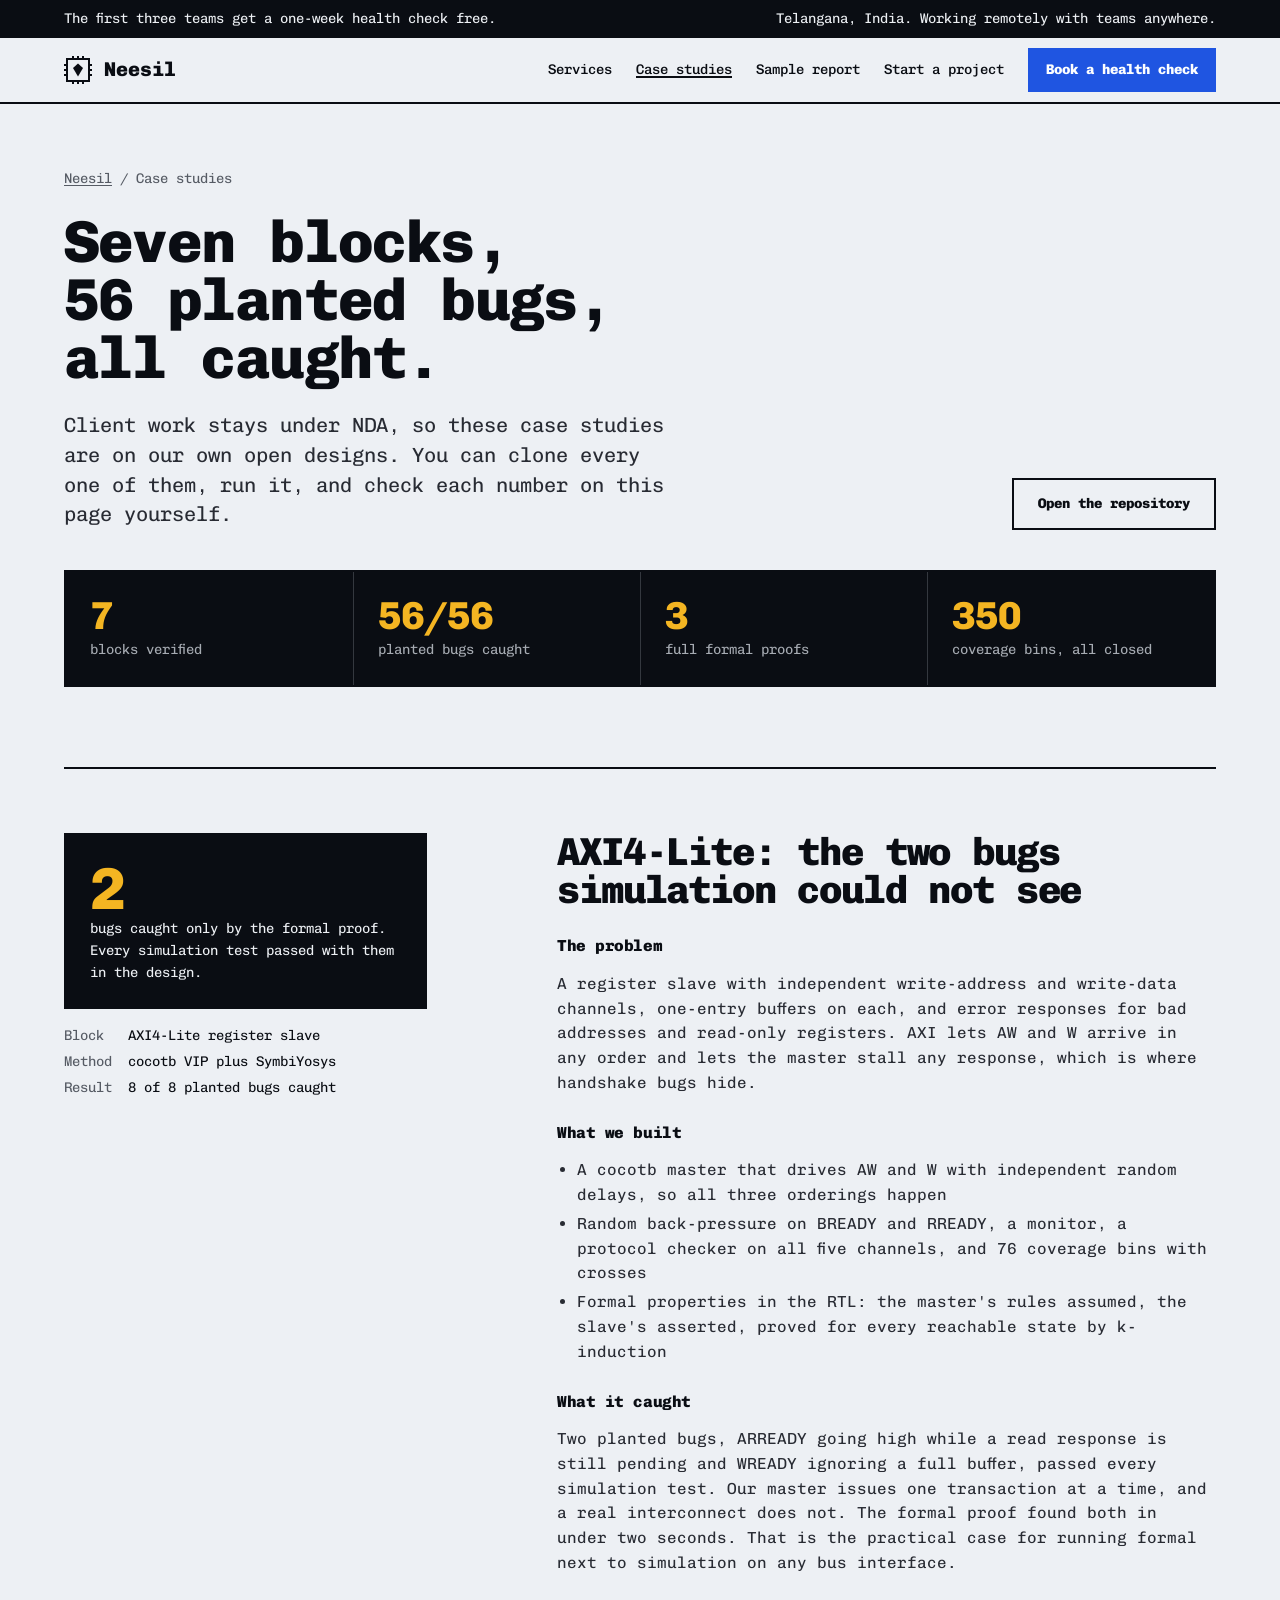
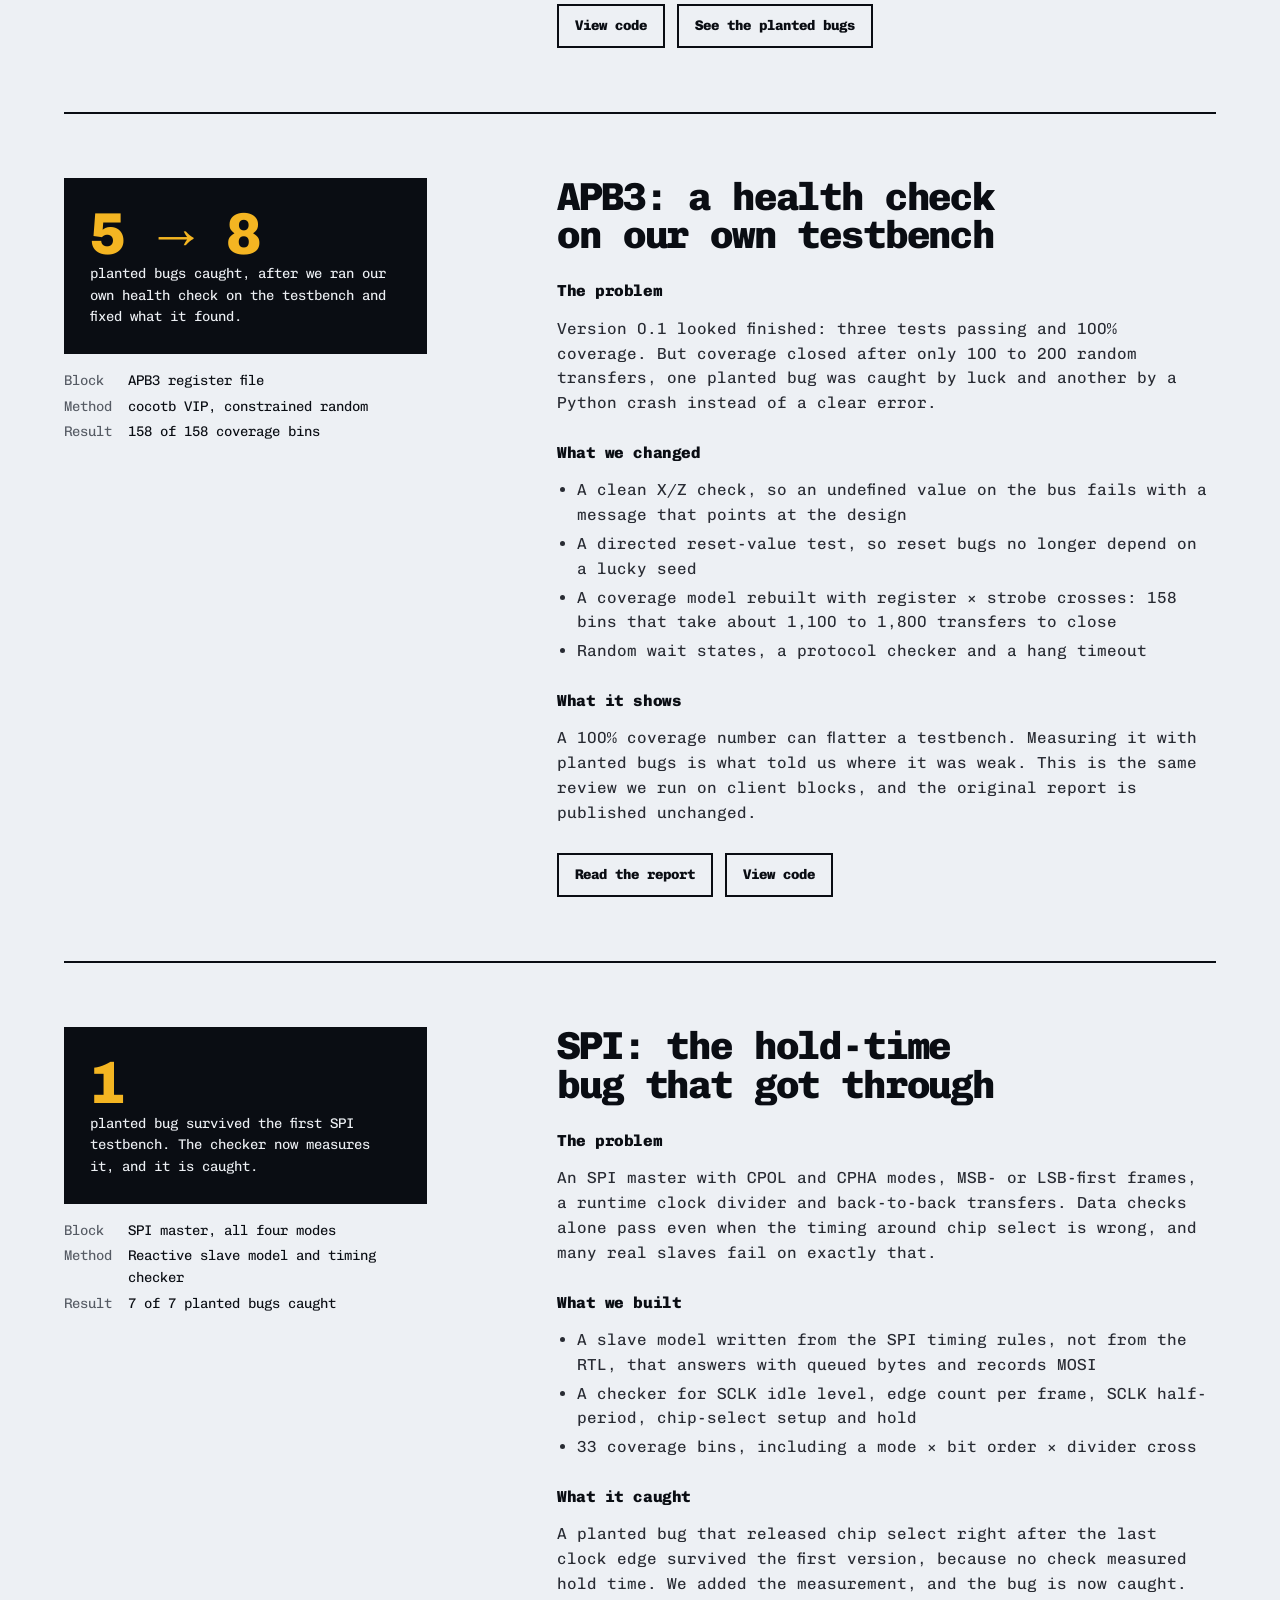
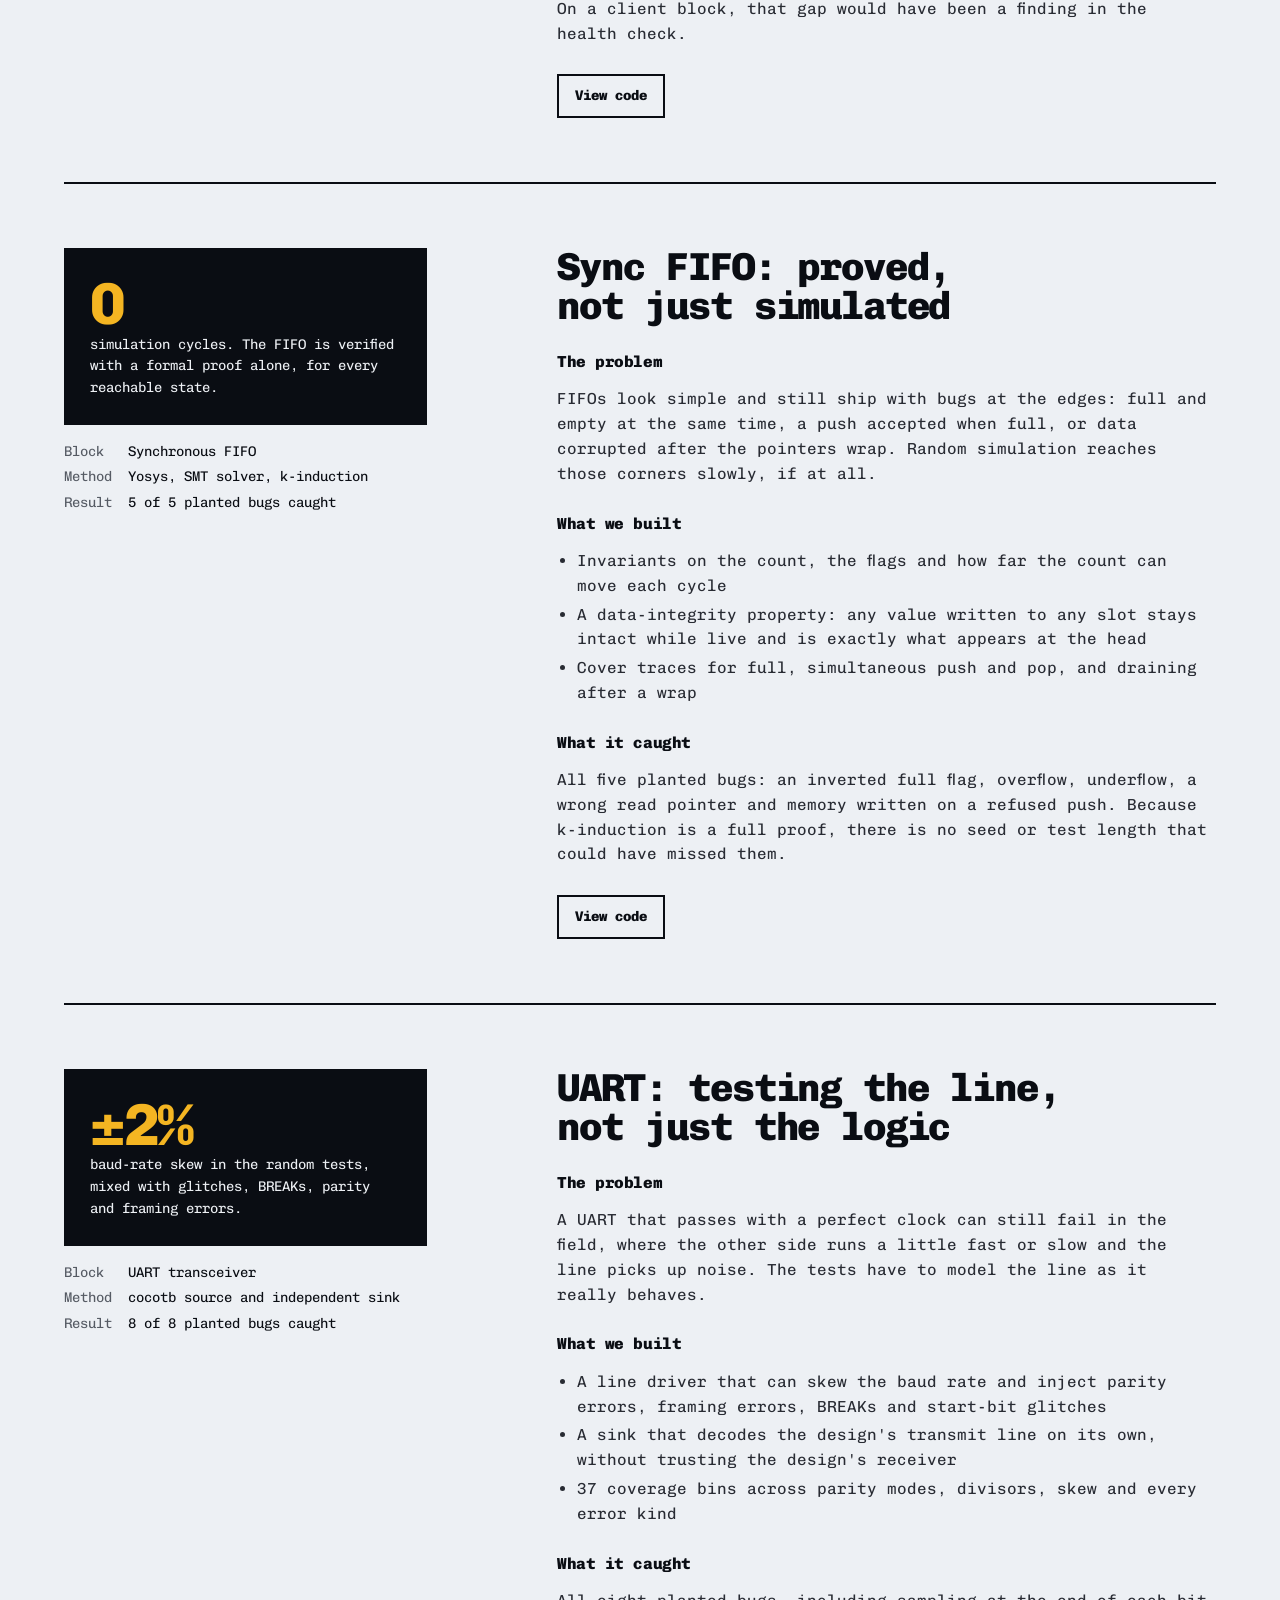
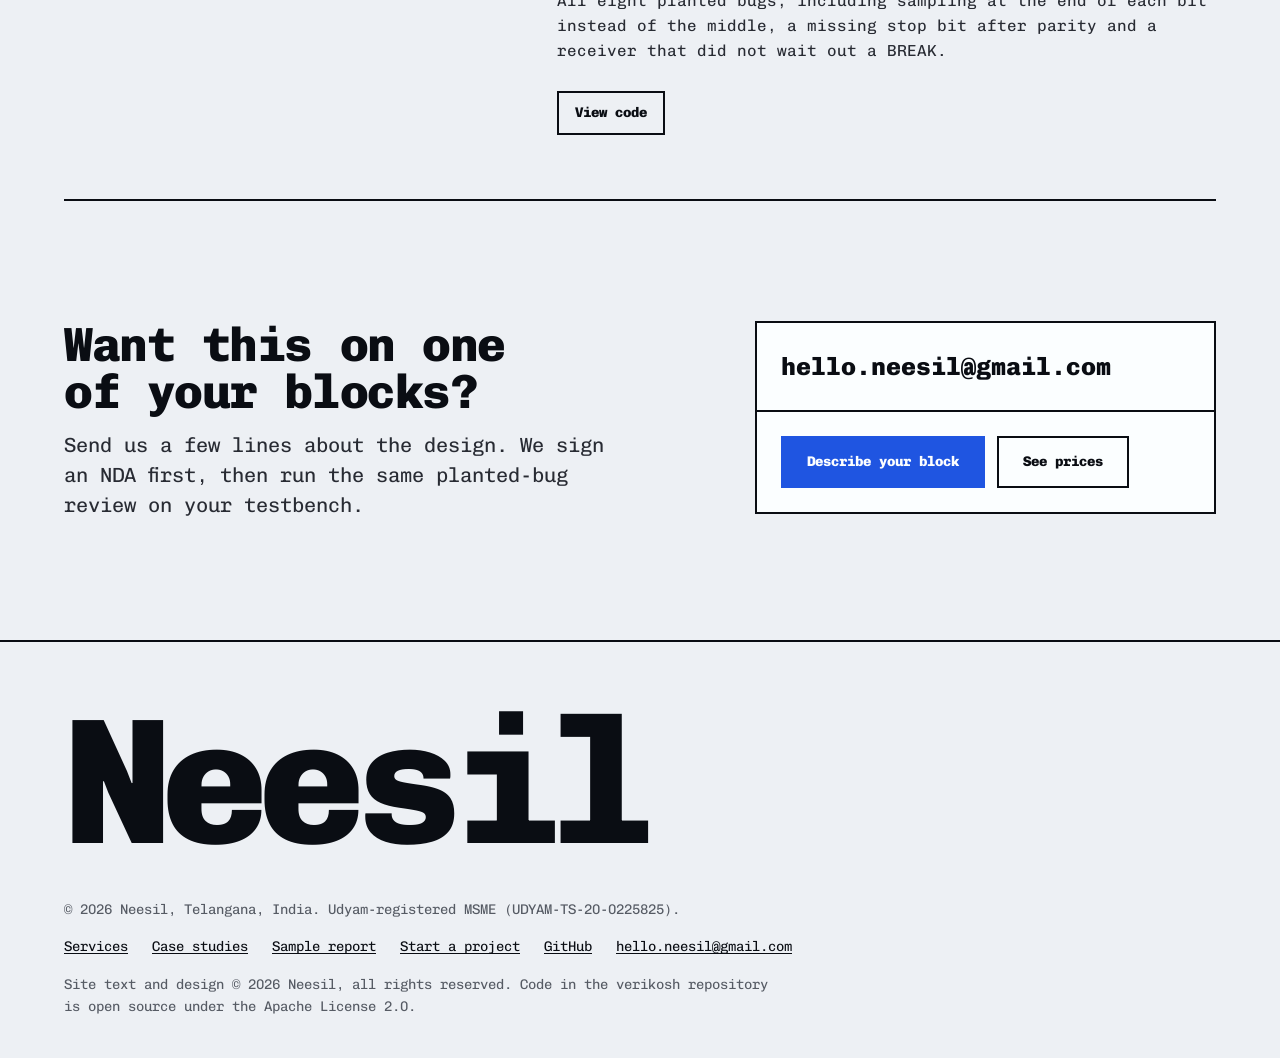
<file: work.html>
<!doctype html>
<html lang="en">
<head>
<meta charset="utf-8">
<meta name="viewport" content="width=device-width, initial-scale=1, viewport-fit=cover">
<title>Verification case studies: AXI4-Lite, APB3, SPI, FIFO, UART · Neesil</title>
<meta name="description" content="Five open chip verification case studies with code you can run: AXI4-Lite formal proof, APB3 coverage rebuild, SPI timing checks, a formally proven FIFO and UART line testing. 56 of 56 planted bugs caught across seven blocks.">
<link rel="canonical" href="https://mahakos.github.io/mahakosh.github.io/work.html">
<meta property="og:type" content="website">
<meta property="og:site_name" content="Neesil">
<meta property="og:locale" content="en_IN">
<meta property="og:title" content="Seven blocks, 56 planted bugs, all caught">
<meta property="og:description" content="Open verification case studies from Neesil, with code you can clone and run yourself.">
<meta property="og:url" content="https://mahakos.github.io/mahakosh.github.io/work.html">
<meta property="og:image" content="https://mahakos.github.io/mahakosh.github.io/assets/og.png">
<meta property="og:image:width" content="1200">
<meta property="og:image:height" content="630">
<meta name="twitter:card" content="summary_large_image">
<meta name="theme-color" content="#13161d">
<link rel="icon" href="assets/favicon.svg" type="image/svg+xml">
<link rel="preconnect" href="https://fonts.googleapis.com">
<link rel="preconnect" href="https://fonts.gstatic.com" crossorigin>
<link rel="stylesheet" href="https://fonts.googleapis.com/css2?family=Chivo+Mono:wght@400;500;800&family=Noto+Sans+Telugu:wght@700&display=swap">
<link rel="stylesheet" href="assets/site.css">
<script type="application/ld+json">
{"@context":"https://schema.org","@type":"CollectionPage","name":"Neesil verification case studies","url":"https://mahakos.github.io/mahakosh.github.io/work.html","publisher":{"@id":"https://mahakos.github.io/mahakosh.github.io/#neesil"},"mainEntity":{"@type":"ItemList","itemListElement":[{"@type":"ListItem","position":1,"url":"https://mahakos.github.io/mahakosh.github.io/work.html#axi4lite","item":{"@type":"SoftwareSourceCode","name":"AXI4-Lite: the two bugs simulation could not see","codeRepository":"https://github.com/mahakos/verikosh/tree/main/axi4lite","license":"https://www.apache.org/licenses/LICENSE-2.0"}},{"@type":"ListItem","position":2,"url":"https://mahakos.github.io/mahakosh.github.io/work.html#apb","item":{"@type":"SoftwareSourceCode","name":"APB3: a health check on our own testbench","codeRepository":"https://github.com/mahakos/verikosh/tree/main/apb","license":"https://www.apache.org/licenses/LICENSE-2.0"}},{"@type":"ListItem","position":3,"url":"https://mahakos.github.io/mahakosh.github.io/work.html#spi","item":{"@type":"SoftwareSourceCode","name":"SPI: the hold-time bug that got through","codeRepository":"https://github.com/mahakos/verikosh/tree/main/spi","license":"https://www.apache.org/licenses/LICENSE-2.0"}},{"@type":"ListItem","position":4,"url":"https://mahakos.github.io/mahakosh.github.io/work.html#fifo","item":{"@type":"SoftwareSourceCode","name":"Sync FIFO: proved, not just simulated","codeRepository":"https://github.com/mahakos/verikosh/tree/main/fifo","license":"https://www.apache.org/licenses/LICENSE-2.0"}},{"@type":"ListItem","position":5,"url":"https://mahakos.github.io/mahakosh.github.io/work.html#uart","item":{"@type":"SoftwareSourceCode","name":"UART: testing the line, not just the logic","codeRepository":"https://github.com/mahakos/verikosh/tree/main/uart","license":"https://www.apache.org/licenses/LICENSE-2.0"}}]}}
</script>
<script type="application/ld+json">
{"@context":"https://schema.org","@type":"BreadcrumbList","itemListElement":[{"@type":"ListItem","position":1,"name":"Neesil","item":"https://mahakos.github.io/mahakosh.github.io/"},{"@type":"ListItem","position":2,"name":"Case studies","item":"https://mahakos.github.io/mahakosh.github.io/work.html"}]}
</script>
</head>
<body>
<a class="skip" href="#main">Skip to content</a>

<div class="notice">
  <div class="container">
    <span>The first three teams get a one-week health check free.</span>
    <span>Telangana, India. Working remotely with teams anywhere.</span>
  </div>
</div>

<header class="bar">
  <div class="container">
    <a class="brand" href="./" aria-label="Neesil home">
      <svg width="28" height="28" viewBox="0 0 28 28" aria-hidden="true"><rect x="3" y="3" width="22" height="22" fill="none" stroke="currentColor" stroke-width="2"/><path d="M14 7.5l5 4.5-5 8.5-5-8.5z" fill="currentColor"/><g stroke="currentColor" stroke-width="2"><path d="M9 0v3M14 0v3M19 0v3M9 25v3M14 25v3M19 25v3M0 9h3M0 14h3M0 19h3M25 9h3M25 14h3M25 19h3"/></g></svg>
      Neesil
    </a>
    <nav aria-label="Main">
      <a href="services.html">Services</a>
      <a href="work.html" aria-current="page">Case studies</a>
      <a href="report.html">Sample report</a>
      <a href="start.html">Start a project</a>
    </nav>
    <a class="btn btn--primary btn--small" href="start.html#brief">Book a health check</a>
  </div>
</header>

<main id="main">
<section class="page-head">
  <div class="container">
    <p class="crumbs"><a href="./">Neesil</a> / Case studies</p>
    <div class="grid">
      <h1>Seven blocks, 56 planted bugs, all caught.</h1>
      <p class="lead">Client work stays under NDA, so these case studies are on our own open designs. You can clone every one of them, run it, and check each number on this page yourself.</p>
      <div class="actions"><a class="btn" href="https://github.com/mahakos/verikosh">Open the repository</a></div>
    </div>
    <div class="strip cs-list" aria-label="Totals across all seven blocks">
      <div><b>7</b><span>blocks verified</span></div>
      <div><b>56/56</b><span>planted bugs caught</span></div>
      <div><b>3</b><span>full formal proofs</span></div>
      <div><b>350</b><span>coverage bins, all closed</span></div>
    </div>
  </div>
</section>

<section>
  <div class="container">
    <article class="grid cs" id="axi4lite">
      <div class="side">
        <div class="plate"><div class="fig"><span class="figure">2</span><p>bugs caught only by the formal proof. Every simulation test passed with them in the design.</p></div></div>
        <dl><dt>Block</dt><dd>AXI4-Lite register slave</dd><dt>Method</dt><dd>cocotb VIP plus SymbiYosys</dd><dt>Result</dt><dd>8 of 8 planted bugs caught</dd></dl>
      </div>
      <div class="body">
        <h2>AXI4-Lite: the two bugs simulation could not see</h2>
        <h3>The problem</h3>
        <p>A register slave with independent write-address and write-data channels, one-entry buffers on each, and error responses for bad addresses and read-only registers. AXI lets AW and W arrive in any order and lets the master stall any response, which is where handshake bugs hide.</p>
        <h3>What we built</h3>
        <ul>
          <li>A cocotb master that drives AW and W with independent random delays, so all three orderings happen</li>
          <li>Random back-pressure on BREADY and RREADY, a monitor, a protocol checker on all five channels, and 76 coverage bins with crosses</li>
          <li>Formal properties in the RTL: the master's rules assumed, the slave's asserted, proved for every reachable state by k-induction</li>
        </ul>
        <h3>What it caught</h3>
        <p>Two planted bugs, ARREADY going high while a read response is still pending and WREADY ignoring a full buffer, passed every simulation test. Our master issues one transaction at a time, and a real interconnect does not. The formal proof found both in under two seconds. That is the practical case for running formal next to simulation on any bus interface.</p>
        <div class="links"><a class="btn btn--small" href="https://github.com/mahakos/verikosh/tree/main/axi4lite">View code</a><a class="btn btn--small" href="https://github.com/mahakos/verikosh/blob/main/docs/MUTATION_REPORT.md">See the planted bugs</a></div>
      </div>
    </article>

    <article class="grid cs" id="apb">
      <div class="side">
        <div class="plate"><div class="fig"><span class="figure">5 → 8</span><p>planted bugs caught, after we ran our own health check on the testbench and fixed what it found.</p></div></div>
        <dl><dt>Block</dt><dd>APB3 register file</dd><dt>Method</dt><dd>cocotb VIP, constrained random</dd><dt>Result</dt><dd>158 of 158 coverage bins</dd></dl>
      </div>
      <div class="body">
        <h2>APB3: a health check on our own testbench</h2>
        <h3>The problem</h3>
        <p>Version 0.1 looked finished: three tests passing and 100% coverage. But coverage closed after only 100 to 200 random transfers, one planted bug was caught by luck and another by a Python crash instead of a clear error.</p>
        <h3>What we changed</h3>
        <ul>
          <li>A clean X/Z check, so an undefined value on the bus fails with a message that points at the design</li>
          <li>A directed reset-value test, so reset bugs no longer depend on a lucky seed</li>
          <li>A coverage model rebuilt with register × strobe crosses: 158 bins that take about 1,100 to 1,800 transfers to close</li>
          <li>Random wait states, a protocol checker and a hang timeout</li>
        </ul>
        <h3>What it shows</h3>
        <p>A 100% coverage number can flatter a testbench. Measuring it with planted bugs is what told us where it was weak. This is the same review we run on client blocks, and the original report is published unchanged.</p>
        <div class="links"><a class="btn btn--small" href="report.html">Read the report</a><a class="btn btn--small" href="https://github.com/mahakos/verikosh/tree/main/apb">View code</a></div>
      </div>
    </article>

    <article class="grid cs" id="spi">
      <div class="side">
        <div class="plate"><div class="fig"><span class="figure">1</span><p>planted bug survived the first SPI testbench. The checker now measures it, and it is caught.</p></div></div>
        <dl><dt>Block</dt><dd>SPI master, all four modes</dd><dt>Method</dt><dd>Reactive slave model and timing checker</dd><dt>Result</dt><dd>7 of 7 planted bugs caught</dd></dl>
      </div>
      <div class="body">
        <h2>SPI: the hold-time bug that got through</h2>
        <h3>The problem</h3>
        <p>An SPI master with CPOL and CPHA modes, MSB- or LSB-first frames, a runtime clock divider and back-to-back transfers. Data checks alone pass even when the timing around chip select is wrong, and many real slaves fail on exactly that.</p>
        <h3>What we built</h3>
        <ul>
          <li>A slave model written from the SPI timing rules, not from the RTL, that answers with queued bytes and records MOSI</li>
          <li>A checker for SCLK idle level, edge count per frame, SCLK half-period, chip-select setup and hold</li>
          <li>33 coverage bins, including a mode × bit order × divider cross</li>
        </ul>
        <h3>What it caught</h3>
        <p>A planted bug that released chip select right after the last clock edge survived the first version, because no check measured hold time. We added the measurement, and the bug is now caught. On a client block, that gap would have been a finding in the health check.</p>
        <div class="links"><a class="btn btn--small" href="https://github.com/mahakos/verikosh/tree/main/spi">View code</a></div>
      </div>
    </article>

    <article class="grid cs" id="fifo">
      <div class="side">
        <div class="plate"><div class="fig"><span class="figure">0</span><p>simulation cycles. The FIFO is verified with a formal proof alone, for every reachable state.</p></div></div>
        <dl><dt>Block</dt><dd>Synchronous FIFO</dd><dt>Method</dt><dd>Yosys, SMT solver, k-induction</dd><dt>Result</dt><dd>5 of 5 planted bugs caught</dd></dl>
      </div>
      <div class="body">
        <h2>Sync FIFO: proved, not just simulated</h2>
        <h3>The problem</h3>
        <p>FIFOs look simple and still ship with bugs at the edges: full and empty at the same time, a push accepted when full, or data corrupted after the pointers wrap. Random simulation reaches those corners slowly, if at all.</p>
        <h3>What we built</h3>
        <ul>
          <li>Invariants on the count, the flags and how far the count can move each cycle</li>
          <li>A data-integrity property: any value written to any slot stays intact while live and is exactly what appears at the head</li>
          <li>Cover traces for full, simultaneous push and pop, and draining after a wrap</li>
        </ul>
        <h3>What it caught</h3>
        <p>All five planted bugs: an inverted full flag, overflow, underflow, a wrong read pointer and memory written on a refused push. Because k-induction is a full proof, there is no seed or test length that could have missed them.</p>
        <div class="links"><a class="btn btn--small" href="https://github.com/mahakos/verikosh/tree/main/fifo">View code</a></div>
      </div>
    </article>

    <article class="grid cs" id="uart">
      <div class="side">
        <div class="plate"><div class="fig"><span class="figure">±2%</span><p>baud-rate skew in the random tests, mixed with glitches, BREAKs, parity and framing errors.</p></div></div>
        <dl><dt>Block</dt><dd>UART transceiver</dd><dt>Method</dt><dd>cocotb source and independent sink</dd><dt>Result</dt><dd>8 of 8 planted bugs caught</dd></dl>
      </div>
      <div class="body">
        <h2>UART: testing the line, not just the logic</h2>
        <h3>The problem</h3>
        <p>A UART that passes with a perfect clock can still fail in the field, where the other side runs a little fast or slow and the line picks up noise. The tests have to model the line as it really behaves.</p>
        <h3>What we built</h3>
        <ul>
          <li>A line driver that can skew the baud rate and inject parity errors, framing errors, BREAKs and start-bit glitches</li>
          <li>A sink that decodes the design's transmit line on its own, without trusting the design's receiver</li>
          <li>37 coverage bins across parity modes, divisors, skew and every error kind</li>
        </ul>
        <h3>What it caught</h3>
        <p>All eight planted bugs, including sampling at the end of each bit instead of the middle, a missing stop bit after parity and a receiver that did not wait out a BREAK.</p>
        <div class="links"><a class="btn btn--small" href="https://github.com/mahakos/verikosh/tree/main/uart">View code</a></div>
      </div>
    </article>
  </div>
</section>

<section id="next">
  <div class="container grid contact">
    <div class="head">
      <h2>Want this on one of your blocks?</h2>
      <p class="lead">Send us a few lines about the design. We sign an NDA first, then run the same planted-bug review on your testbench.</p>
    </div>
    <div class="mailbox">
      <code class="addr">hello.neesil@gmail.com</code>
      <div class="row">
        <a class="btn btn--primary" href="start.html#brief">Describe your block</a>
        <a class="btn" href="services.html#models">See prices</a>
      </div>
    </div>
  </div>
</section>
</main>

<footer class="mast">
  <div class="container">
    <p class="word-mark" aria-hidden="true">Neesil</p>
    <div class="foot">
      <span>© 2026 Neesil, Telangana, India. Udyam-registered MSME (UDYAM-TS-20-0225825).</span>
      <ul>
        <li><a href="services.html">Services</a></li>
        <li><a href="work.html">Case studies</a></li>
        <li><a href="report.html">Sample report</a></li>
        <li><a href="start.html">Start a project</a></li>
        <li><a href="https://github.com/mahakos/verikosh">GitHub</a></li>
        <li><a href="mailto:hello.neesil@gmail.com">hello.neesil@gmail.com</a></li>
      </ul>
    </div>
    <p class="fine">Site text and design © 2026 Neesil, all rights reserved. Code in the verikosh repository is open source under the Apache License 2.0.</p>
  </div>
</footer>
</body>
</html>
</file>
<file: assets/site.css>
/* Hallmark · shape: Conversational FAQ (draw 76fb61) · genre: modern-minimal · theme: Wayfind (deal 2/3, seed founder-led-chip-verification-services-240c·fbc109ff·2026-11-24·r0) · redesign: full
 * hero: Ledge (/), Banner (/report.html) · nav: banner over a retracting bar · footer: mast · imagery: the product (the APB waveform that caught a planted bug) · signature: the failing waveform on an ink plate, the bad byte in amber · wayfind: platform
 * axes: light/mono/cool · posture: committed · contrast: pass · fold: pass · v2.0.0 */
/* Hallmark · pre-emit critique: P4 H4 E4 S4 R4 V3 · weakest: V, the page is words-and-data only; the waveform and the results board carry it instead of photographs */
/* Hallmark · waive 64 · theme Wayfind sets every glyph in Chivo Mono · mono is the theme's material */
/* Hallmark · waive 37 · Noto Sans Telugu is used only for the నీ glyph · Chivo Mono has no Telugu */
/* Hallmark · waive 8 · the owner's content order kept (who, what, proof, process, story, questions, contact) · new composition per section */
@import url("./tokens.css");
@import url("./base.css");

:root {
  --font-telugu: "Noto Sans Telugu", var(--font-body);
  --color-on-ink: var(--color-paper);
  --color-on-ink-muted: oklch(74% 0.012 255);
  --color-accent-on-ink: oklch(70% 0.16 264);
  --nav-h: 64px;
}

body { font-variant-numeric: tabular-nums; }
h1, h2, h3 { font-weight: 800; line-height: 0.98; }
h1 { font-size: min(var(--text-display), 4.75rem); max-width: 18ch; }
h3 { line-height: 1.15; }
small, figcaption, th { font-size: var(--text-sm); font-weight: 500; color: var(--color-muted); }
a:hover { color: var(--color-accent); transition: color var(--dur-micro) steps(1); }
code { font-family: var(--font-body); font-size: 0.92em; background: var(--color-paper-2); padding: 0 var(--space-2xs); }

.skip { position: absolute; left: var(--space-md); top: -100px; z-index: var(--z-modal); background: var(--color-ink); color: var(--color-on-ink); padding: var(--space-sm) var(--space-md); }
.skip:focus-visible { top: var(--space-md); }

.grid { display: grid; grid-template-columns: repeat(12, minmax(0, 1fr)); gap: var(--gap-columns); }
.grid > * { min-width: 0; }
section { padding-block: var(--section-gap-s); }
section + section { padding-top: 0; }
section.band, section.band + section { padding-top: var(--section-gap-s); }

/* buttons: square, Chivo Mono 800, cobalt primary beside an ink-bordered one */
.btn { display: inline-flex; align-items: center; justify-content: center; gap: var(--space-xs); min-height: 52px; padding: var(--space-md) var(--space-lg); border: var(--rule-bar) solid var(--color-ink); background: transparent; color: var(--color-ink); font: 800 var(--text-sm)/1 var(--font-body); text-decoration: none; white-space: nowrap; cursor: pointer; transition: background-color var(--dur-micro) steps(1), color var(--dur-micro) steps(1), border-color var(--dur-micro) steps(1), transform var(--dur-micro) var(--ease-out); }
.btn:hover { background: var(--color-ink); color: var(--color-paper); }
.btn:active { transform: scale(0.97); background: var(--color-ink-2); border-color: var(--color-ink-2); color: var(--color-paper); }
.btn:focus-visible { outline: 2px solid var(--color-focus); outline-offset: 3px; }
.btn:disabled, .btn[aria-disabled="true"] { opacity: 0.45; cursor: not-allowed; background: transparent; color: var(--color-ink); }
.btn--primary { background: var(--color-accent); border-color: var(--color-accent); color: var(--color-accent-ink); }
.btn--primary:hover { background: var(--color-ink); border-color: var(--color-ink); color: var(--color-paper); }
.btn--small { min-height: 44px; padding: var(--space-sm) var(--space-md); }
.on-ink .btn { border-color: var(--color-on-ink); color: var(--color-on-ink); }
.on-ink .btn:hover { background: var(--color-on-ink); color: var(--color-ink); }
.on-ink a:hover { color: var(--color-accent-2); }

/* chrome: a notice line that scrolls away over a sticky bar */
.notice { background: var(--color-ink); color: var(--color-on-ink); font-size: var(--text-sm); }
.notice .container { display: flex; flex-wrap: wrap; gap: var(--space-2xs) var(--space-lg); justify-content: space-between; padding-block: var(--space-xs); }
.notice a { color: var(--color-accent-2); }
.bar { position: sticky; top: 0; z-index: var(--z-sticky-nav); background: var(--color-paper); border-bottom: var(--rule-bar) solid var(--color-ink); }
.bar .container { display: flex; align-items: center; justify-content: space-between; gap: var(--space-lg); min-height: var(--nav-h); }
.brand { display: inline-flex; align-items: center; gap: var(--space-sm); font-weight: 800; font-size: var(--text-lg); text-decoration: none; }
.brand svg { flex: none; }
.bar nav { display: flex; align-items: center; gap: var(--space-lg); margin-left: auto; }
.bar nav a { font-size: var(--text-sm); font-weight: 500; text-decoration: none; white-space: nowrap; }
.bar nav a:hover, .bar nav a[aria-current] { text-decoration: underline; text-decoration-thickness: 2px; }
/* below 60rem the links drop to their own row under the brand and scroll sideways, so every page stays one tap away */
@media (max-width: 60rem) {
  .bar .container { flex-wrap: wrap; row-gap: 0; }
  .bar nav { order: 3; flex: 1 0 100%; margin-left: 0; gap: var(--space-lg); overflow-x: auto; padding-block: var(--space-sm); border-top: var(--rule-hair) solid var(--color-rule); scrollbar-width: none; }
}

/* hero: Ledge. The waveform plate is the tall field; the head rests at its base */
.hero { padding-block: var(--space-xl) var(--space-2xl); }
.scope { margin: 0; border: var(--rule-bar) solid var(--color-ink); background: var(--color-ink); color: var(--color-on-ink); }
.scope-head { display: flex; justify-content: space-between; gap: var(--space-md); padding: var(--space-sm) var(--space-lg); border-bottom: var(--rule-hair) solid var(--color-ink-rule); font-size: var(--text-sm); font-weight: 500; color: var(--color-on-ink-muted); }
.scope-head b { color: var(--color-on-ink); font-weight: 800; }
.scope-body { overflow-x: auto; padding: var(--space-sm) var(--space-lg) 0; }
.scope svg { width: 100%; min-width: 1000px; height: auto; }
.scope .grid-line { stroke: var(--color-ink-rule); stroke-width: 1; }
.scope .lbl { fill: var(--color-on-ink-muted); font: 500 12px var(--font-body); }
.scope .w { fill: none; stroke: var(--color-on-ink); stroke-width: 1.6; }
.scope .bus { fill: none; stroke: var(--color-on-ink-muted); stroke-width: 1.4; }
.scope .bust { fill: var(--color-on-ink); font: 500 11px var(--font-body); }
.scope .bad { fill: var(--color-accent-2); stroke: var(--color-accent-2); }
.scope .badt { fill: var(--color-ink); font: 800 11px var(--font-body); }
.scope .cursor { stroke: var(--color-accent-2); stroke-width: 1.5; stroke-dasharray: 3 3; }
.scope .note { fill: var(--color-accent-2); font: 800 12px var(--font-body); }
.scope-log { display: grid; grid-template-columns: minmax(0, 1fr) auto; gap: var(--space-xs) var(--space-lg); align-items: center; padding: var(--space-md) var(--space-lg); border-top: var(--rule-hair) solid var(--color-ink-rule); font-size: var(--text-sm); }
.scope-log .err { background: var(--color-accent-2); color: var(--color-ink); font-weight: 800; padding: var(--space-2xs) var(--space-sm); justify-self: start; overflow-wrap: anywhere; }
.scope-log .ok { color: var(--color-on-ink); font-weight: 500; }
.scope-cap { margin-top: var(--space-sm); font-size: var(--text-sm); color: var(--color-muted); max-width: 90ch; }
.ledge { margin-top: var(--space-xl); align-items: end; row-gap: var(--space-lg); }
.ledge h1 { grid-column: 1 / -1; max-width: none; font-size: min(var(--text-display), 4.25rem); }
.ledge .lead { grid-column: 1 / span 6; }
.ledge .actions { grid-column: 7 / span 6; justify-content: flex-end; }
.actions { display: flex; flex-wrap: wrap; gap: var(--space-sm); }
@media (max-width: 60rem) { .ledge .lead, .ledge .actions { grid-column: 1 / -1; justify-content: flex-start; } }

/* head blocks */
.head { display: grid; gap: var(--space-md); align-content: start; }
.head .lead { color: var(--color-ink-2); }
.split-head { margin-bottom: var(--space-2xl); align-items: end; }
.split-head h2 { grid-column: 1 / span 6; }
.split-head .lead { grid-column: 8 / span 5; }
@media (max-width: 60rem) { .split-head h2, .split-head .lead { grid-column: 1 / -1; } }

/* who: head on 1-4 with the figure plate, rows on 6-12 */
.who .head { grid-column: 1 / span 4; }
.who .rows { grid-column: 6 / span 7; }
@media (max-width: 60rem) { .who .head, .who .rows { grid-column: 1 / -1; } }
.rows { list-style: none; margin: 0; padding: 0; border-top: var(--rule-bar) solid var(--color-ink); }
.rows > li { display: grid; grid-template-columns: minmax(0, 2fr) minmax(0, 3fr); gap: var(--space-lg); padding-block: var(--space-lg); border-bottom: var(--rule-hair) solid var(--color-rule); }
.rows > li p { color: var(--color-ink-2); }
@media (max-width: 40rem) { .rows > li { grid-template-columns: minmax(0, 1fr); gap: var(--space-xs); } }
.plate { border: var(--rule-bar) solid var(--color-ink); background: var(--color-ink); color: var(--color-on-ink); padding: var(--space-lg); display: grid; gap: var(--space-lg); margin-top: var(--space-md); }
.plate .figure { display: block; font-size: var(--text-display-s); font-weight: 800; line-height: 1; letter-spacing: var(--tracking-display); color: var(--color-accent-2); }
.plate p { font-size: var(--text-sm); color: var(--color-on-ink); }
.plate small { color: var(--color-on-ink-muted); display: block; margin-top: var(--space-2xs); }
.plate a { color: inherit; }
.plate .fig + .fig { border-top: var(--rule-hair) solid var(--color-ink-rule); padding-top: var(--space-lg); }

/* what: services as bordered rows beside the head and what every job includes */
.work .head { grid-column: 1 / span 5; }
.work .svc-list { grid-column: 7 / span 6; display: grid; gap: 0; }
@media (max-width: 60rem) { .work .head, .work .svc-list { grid-column: 1 / -1; } }
.svc { border: var(--rule-bar) solid var(--color-ink); padding: var(--space-lg); display: grid; gap: var(--space-sm); background: var(--color-paper-3); }
.svc + .svc { border-top: 0; }
.svc .tools { font-size: var(--text-sm); font-weight: 500; color: var(--color-accent); }
.svc ul, .gets { margin: 0; padding-left: 1.2em; display: grid; gap: var(--space-2xs); }
.svc li { color: var(--color-ink-2); }
.gets-title { font-size: var(--text-lg); margin-top: var(--space-lg); }
.gets li { padding-left: var(--space-2xs); }

/* proof: the results board on an ink band */
.band { background: var(--color-ink); color: var(--color-on-ink); }
.band .lead { color: var(--color-on-ink-muted); }
.board-wrap { overflow-x: auto; }
.board { width: 100%; min-width: 720px; border-collapse: collapse; }
.board th { text-align: left; color: var(--color-on-ink-muted); padding: 0 var(--space-md) var(--space-sm) 0; border-bottom: var(--rule-bar) solid var(--color-on-ink); }
.board td { padding: var(--space-md) var(--space-md) var(--space-md) 0; border-bottom: var(--rule-hair) solid var(--color-ink-rule); vertical-align: middle; }
.board th.num, .board td.num { text-align: right; }
.board td.num { font-size: var(--text-xl); font-weight: 800; color: var(--color-accent-2); white-space: nowrap; }
.board .name { font-weight: 800; font-size: var(--text-lg); }
.board .name a { text-decoration: none; }
.board .name a:hover { text-decoration: underline; }
.board .desc { display: block; font-size: var(--text-sm); font-weight: 400; color: var(--color-on-ink-muted); margin-top: var(--space-2xs); max-width: 60ch; }
.board .ver { font-size: var(--text-sm); font-weight: 500; white-space: nowrap; }
.board .na { color: var(--color-on-ink-muted); font-weight: 500; font-size: var(--text-md); }
.case { margin-top: var(--space-2xl); align-items: start; }
.case .text { grid-column: 1 / span 5; display: grid; gap: var(--space-md); }
.case .text p { color: var(--color-on-ink-muted); }
.case .term { grid-column: 7 / span 6; }
@media (max-width: 60rem) { .case .text, .case .term { grid-column: 1 / -1; } }
.term { margin: 0; border: var(--rule-bar) solid var(--color-on-ink); padding: var(--space-lg); font: 500 var(--text-sm)/1.7 var(--font-body); overflow-x: auto; white-space: pre; color: var(--color-on-ink); }
.term .p { color: var(--color-on-ink-muted); }
.term .g { color: var(--color-accent-2); font-weight: 800; }
.board-foot { margin-top: var(--space-xl); color: var(--color-on-ink-muted); font-size: var(--text-sm); max-width: 90ch; }

/* how: three plates joined by a rule */
.steps { list-style: none; margin: 0; padding: 0; display: grid; grid-template-columns: repeat(3, minmax(0, 1fr)); gap: var(--gap-columns); position: relative; }
.steps::before { content: ""; position: absolute; left: 0; right: 0; top: 52px; border-top: var(--rule-bar) solid var(--color-ink); }
.steps li { position: relative; display: grid; gap: var(--space-md); align-content: start; }
.steps .when { justify-self: start; background: var(--color-paper); border: var(--rule-bar) solid var(--color-ink); padding: var(--space-sm) var(--space-md); font-size: var(--text-xl); font-weight: 800; min-height: 104px; min-width: 9ch; display: grid; align-content: space-between; }
.steps li:first-child .when { background: var(--color-accent); border-color: var(--color-accent); color: var(--color-accent-ink); }
.steps .when small { font-size: var(--text-sm); color: inherit; }
.steps p { color: var(--color-ink-2); }
@media (max-width: 60rem) { .steps { grid-template-columns: minmax(0, 1fr); gap: var(--space-xl); } .steps::before { display: none; } }

/* story: the word as a sign beside the founder's note */
.story { align-items: start; }
.word { grid-column: 1 / span 5; border: var(--rule-bar) solid var(--color-ink); background: var(--color-paper-3); padding: var(--space-xl); display: grid; gap: var(--space-md); }
.word .te { font-family: var(--font-telugu); font-weight: 700; font-size: var(--text-display); line-height: 1.1; }
.word .ro { font-size: var(--text-sm); color: var(--color-muted); }
.word .tag { margin-top: var(--space-md); padding-top: var(--space-md); border-top: var(--rule-bar) solid var(--color-ink); font-weight: 800; font-size: var(--text-xl); line-height: 1.15; }
.story .text { grid-column: 7 / span 6; display: grid; gap: var(--space-md); }
.story .text p { color: var(--color-ink-2); }
.sign { font-weight: 800; margin-top: var(--space-sm); }
.sign small { display: block; }
@media (max-width: 60rem) { .word, .story .text { grid-column: 1 / -1; } }

/* questions: head on 1-4, disclosures on 6-12 */
.faq .head { grid-column: 1 / span 4; }
.faq .list { grid-column: 6 / span 7; border-top: var(--rule-bar) solid var(--color-ink); }
@media (max-width: 60rem) { .faq .head, .faq .list { grid-column: 1 / -1; } }
details { border-bottom: var(--rule-hair) solid var(--color-rule); }
summary { display: flex; justify-content: space-between; gap: var(--space-md); padding-block: var(--space-lg); font-weight: 800; font-size: var(--text-lg); line-height: 1.3; cursor: pointer; list-style: none; }
summary::-webkit-details-marker { display: none; }
summary::after { content: "+"; flex: none; width: 1.5em; text-align: center; border: var(--rule-bar) solid currentColor; line-height: 1.3; }
details[open] summary::after { content: "\2212"; }
summary:hover { color: var(--color-accent); }
summary:focus-visible { outline: 2px solid var(--color-focus); outline-offset: 2px; }
details p { padding-bottom: var(--space-lg); color: var(--color-ink-2); }

/* contact: the address as the sign */
.contact { align-items: start; }
.contact .head { grid-column: 1 / span 6; }
.contact .mailbox { grid-column: 8 / span 5; }
@media (max-width: 60rem) { .contact .head, .contact .mailbox { grid-column: 1 / -1; } }
.mailbox { border: var(--rule-bar) solid var(--color-ink); background: var(--color-paper-3); }
.mailbox .addr { display: block; padding: var(--space-lg); font-size: var(--text-xl); font-weight: 800; overflow-wrap: anywhere; border-bottom: var(--rule-bar) solid var(--color-ink); background: transparent; }
.mailbox .row { display: flex; flex-wrap: wrap; gap: var(--space-sm); padding: var(--space-lg); }
.mailbox .copied { padding: 0 var(--space-lg) var(--space-lg); font-size: var(--text-sm); color: var(--color-muted); min-height: 1.5em; }
.include { margin: 0; padding-left: 1.2em; display: grid; gap: var(--space-2xs); color: var(--color-ink-2); }

/* footer: a mast */
.mast { border-top: var(--rule-bar) solid var(--color-ink); padding-block: var(--space-2xl) var(--space-xl); }
.mast .word-mark { font-size: clamp(4rem, 14vw, 12rem); font-weight: 800; letter-spacing: -0.06em; line-height: 0.85; margin: 0; }
.mast .foot { display: flex; flex-wrap: wrap; justify-content: space-between; gap: var(--space-md) var(--space-xl); margin-top: var(--space-xl); font-size: var(--text-sm); }
.mast .foot ul { list-style: none; margin: 0; padding: 0; display: flex; flex-wrap: wrap; gap: var(--space-lg); }
.mast .foot span { color: var(--color-muted); }

/* report page */
.doc-hero { padding-block: var(--space-2xl) var(--space-xl); }
.doc { max-width: 880px; }
.doc h1 { font-size: var(--text-display-s); max-width: 22ch; }
.doc .lead { margin-top: var(--space-lg); color: var(--color-ink-2); }
.doc h2 { font-size: var(--text-3xl); margin-top: var(--space-3xl); margin-bottom: var(--space-md); }
.doc h3 { font-size: var(--text-lg); }
.doc p + p { margin-top: var(--space-md); }
.doc ol { padding-left: 1.4em; display: grid; gap: var(--space-xs); }
.doc ol + p { margin-top: var(--space-md); }
.note { border: var(--rule-bar) solid var(--color-ink); padding: var(--space-lg); margin-top: var(--space-lg); background: var(--color-paper-3); }
.note--update { background: var(--color-paper-2); }
.note--dark { background: var(--color-ink); color: var(--color-on-ink); }
.note--dark a { color: var(--color-accent-2); }
.meta { display: grid; grid-template-columns: repeat(4, minmax(0, 1fr)); border: var(--rule-bar) solid var(--color-ink); background: var(--color-ink); color: var(--color-on-ink); margin-top: var(--space-lg); }
.meta div { padding: var(--space-lg); display: grid; gap: var(--space-2xs); }
.meta div + div { border-left: var(--rule-hair) solid var(--color-ink-rule); }
.meta b { font-size: var(--text-3xl); font-weight: 800; line-height: 1; color: var(--color-accent-2); }
.meta span { font-size: var(--text-sm); color: var(--color-on-ink-muted); }
@media (max-width: 40rem) { .meta { grid-template-columns: repeat(2, minmax(0, 1fr)); } .meta div:nth-child(3) { border-left: 0; } .meta div:nth-child(n+3) { border-top: var(--rule-hair) solid var(--color-ink-rule); } }
.tbl { width: 100%; overflow-x: auto; margin-top: var(--space-md); }
.tbl table { border-collapse: collapse; width: 100%; min-width: 600px; font-size: var(--text-sm); }
.tbl th { text-align: left; padding: 0 var(--space-md) var(--space-xs) 0; border-bottom: var(--rule-bar) solid var(--color-ink); }
.tbl td { text-align: left; padding: var(--space-sm) var(--space-md) var(--space-sm) 0; border-bottom: var(--rule-hair) solid var(--color-rule); vertical-align: top; }
.state { font-weight: 800; white-space: nowrap; }
.state--ok { color: var(--color-success); }
.state--warn { background: var(--color-accent-2); color: var(--color-ink); padding: 0 var(--space-2xs); }
.state--bad { background: var(--color-ink); color: var(--color-on-ink); padding: 0 var(--space-2xs); }
.finding { border: var(--rule-bar) solid var(--color-ink); padding: var(--space-lg); margin-top: var(--space-md); display: grid; gap: var(--space-sm); }
.finding h3 { max-width: none; }
.finding .sev { justify-self: start; }
.sev { font-size: var(--text-sm); font-weight: 800; padding: var(--space-3xs) var(--space-xs); border: var(--rule-bar) solid var(--color-ink); }
.sev--md { background: var(--color-accent-2); }
.sev--lo { background: transparent; }

/* 404 */
.lost { min-height: 80vh; display: grid; align-content: center; gap: var(--space-lg); }
.lost .term { border-color: var(--color-ink); color: var(--color-ink); justify-self: start; max-width: 100%; }

@media print {
  .bar, .notice, .noprint { display: none !important; }
  body { background: var(--color-paper-3); }
}
@media (max-width: 40rem) {
  .scope-log { grid-template-columns: minmax(0, 1fr); }
  .notice span + span { display: none; }
  .scope-head { padding-inline: var(--space-md); }
  .scope-body { padding-inline: var(--space-md); }
}

/* the one moment: the waveform traces once on load, then holds still (Emil: ease-out, under a second; nothing loops) */
@media (prefers-reduced-motion: no-preference) {
  .scope .w { stroke-dasharray: 3000; stroke-dashoffset: 0; animation: trace 900ms var(--ease-out) both; }
  .scope .bad, .scope .badt { animation: mark 160ms steps(1) 900ms both; }
}
@keyframes trace { from { stroke-dashoffset: 3000; } }
@keyframes mark { from { opacity: 0; } }

/* ---- inner pages: services, case studies, start a project ---- */
.page-head { padding-block: var(--space-2xl) var(--space-xl); }
.page-head .grid { row-gap: var(--space-lg); align-items: end; }
.page-head h1 { grid-column: 1 / span 9; font-size: var(--text-display-s); max-width: 20ch; }
.page-head .lead { grid-column: 1 / span 7; color: var(--color-ink-2); }
.page-head .actions { grid-column: 9 / span 4; justify-content: flex-end; }
@media (max-width: 60rem) { .page-head h1, .page-head .lead, .page-head .actions { grid-column: 1 / -1; justify-content: flex-start; } }
.crumbs { font-size: var(--text-sm); color: var(--color-muted); margin-bottom: var(--space-lg); }
.crumbs a { color: inherit; }

/* a strip of figures on ink, used under the page heads */
.strip { display: grid; grid-template-columns: repeat(4, minmax(0, 1fr)); border: var(--rule-bar) solid var(--color-ink); background: var(--color-ink); color: var(--color-on-ink); }
.strip div { padding: var(--space-lg); display: grid; gap: var(--space-2xs); align-content: start; }
.strip div + div { border-left: var(--rule-hair) solid var(--color-ink-rule); }
.strip b { font-size: var(--text-3xl); font-weight: 800; line-height: 1; color: var(--color-accent-2); }
.strip span { font-size: var(--text-sm); color: var(--color-on-ink-muted); }
@media (max-width: 40rem) { .strip { grid-template-columns: repeat(2, minmax(0, 1fr)); } .strip div:nth-child(3) { border-left: 0; } .strip div:nth-child(n+3) { border-top: var(--rule-hair) solid var(--color-ink-rule); } }

/* services in depth: one ruled row per service, three columns */
.svc-rows { list-style: none; margin: 0; padding: 0; border-top: var(--rule-bar) solid var(--color-ink); }
.svc-rows > li { display: grid; grid-template-columns: minmax(0, 3fr) minmax(0, 5fr) minmax(0, 4fr); gap: var(--space-lg) var(--gap-columns); padding-block: var(--space-xl); border-bottom: var(--rule-hair) solid var(--color-rule); }
.svc-rows .tools { display: block; margin-top: var(--space-xs); font-size: var(--text-sm); font-weight: 500; color: var(--color-accent); }
.svc-rows p { color: var(--color-ink-2); }
.svc-rows p + p { margin-top: var(--space-sm); }
.svc-rows ul { margin: 0; padding-left: 1.2em; display: grid; gap: var(--space-2xs); color: var(--color-ink-2); font-size: var(--text-sm); }
.svc-rows .out-title { font-size: var(--text-sm); font-weight: 800; margin-bottom: var(--space-xs); color: var(--color-ink); }
@media (max-width: 60rem) { .svc-rows > li { grid-template-columns: minmax(0, 1fr); gap: var(--space-sm); } }

/* engagement models: a price board on paper */
.models-wrap { overflow-x: auto; border: var(--rule-bar) solid var(--color-ink); background: var(--color-paper-3); }
.models { width: 100%; min-width: 820px; border-collapse: collapse; }
.models th, .models td { text-align: left; vertical-align: top; padding: var(--space-lg); border-bottom: var(--rule-hair) solid var(--color-rule); }
.models thead th { border-bottom: var(--rule-bar) solid var(--color-ink); color: var(--color-muted); padding-block: var(--space-md); }
.models tbody tr:last-child > * { border-bottom: 0; }
.models tbody th { font-size: var(--text-lg); font-weight: 800; color: var(--color-ink); width: 22%; }
.models tbody th small { display: block; margin-top: var(--space-2xs); font-weight: 500; }
.models td { color: var(--color-ink-2); font-size: var(--text-sm); }
.models .price { font-size: var(--text-lg); font-weight: 800; color: var(--color-ink); white-space: nowrap; }
.models .price small { display: block; font-size: var(--text-sm); }
.models tr.first th, .models tr.first td { background: var(--color-paper-2); }
.fine { margin-top: var(--space-md); font-size: var(--text-sm); color: var(--color-muted); max-width: 90ch; }

/* tool and protocol coverage: two ruled lists side by side */
.kit { align-items: start; }
.kit .head { grid-column: 1 / span 4; }
.kit .cols { grid-column: 6 / span 7; display: grid; grid-template-columns: repeat(2, minmax(0, 1fr)); gap: var(--gap-columns); }
.kit dl { margin: 0; border-top: var(--rule-bar) solid var(--color-ink); }
.kit dt { font-weight: 800; padding-top: var(--space-md); }
.kit dd { margin: 0; padding: var(--space-2xs) 0 var(--space-md); border-bottom: var(--rule-hair) solid var(--color-rule); color: var(--color-ink-2); font-size: var(--text-sm); }
@media (max-width: 60rem) { .kit .head, .kit .cols { grid-column: 1 / -1; } }
@media (max-width: 40rem) { .kit .cols { grid-template-columns: minmax(0, 1fr); } }

/* case studies: figure plate on the left, the write-up on the right */
.cs { padding-block: var(--space-2xl); border-top: var(--rule-bar) solid var(--color-ink); align-items: start; }
.cs:last-of-type { border-bottom: var(--rule-bar) solid var(--color-ink); }
.cs .side { grid-column: 1 / span 4; display: grid; gap: var(--space-md); }
.cs .side .plate { margin-top: 0; }
.cs .side dl { margin: 0; display: grid; grid-template-columns: auto minmax(0, 1fr); gap: var(--space-2xs) var(--space-md); font-size: var(--text-sm); }
.cs .side dt { color: var(--color-muted); }
.cs .side dd { margin: 0; }
.cs .body { grid-column: 6 / span 7; display: grid; gap: var(--space-md); }
.cs .body h2 { font-size: var(--text-3xl); max-width: 24ch; }
.cs .body h3 { font-size: var(--text-md); margin-top: var(--space-sm); }
.cs .body p, .cs .body li { color: var(--color-ink-2); }
.cs .body ul { margin: 0; padding-left: 1.2em; display: grid; gap: var(--space-2xs); }
.cs .links { display: flex; flex-wrap: wrap; gap: var(--space-sm); margin-top: var(--space-sm); }
@media (max-width: 60rem) { .cs .side, .cs .body { grid-column: 1 / -1; } }
.cs-list { margin-top: var(--space-xl); }

/* start a project: a dated timeline */
.timeline { list-style: none; margin: 0; padding: 0; border-top: var(--rule-bar) solid var(--color-ink); }
.timeline > li { display: grid; grid-template-columns: minmax(0, 2fr) minmax(0, 3fr) minmax(0, 5fr); gap: var(--space-sm) var(--gap-columns); padding-block: var(--space-lg); border-bottom: var(--rule-hair) solid var(--color-rule); align-items: baseline; }
.timeline .when { font-weight: 800; font-size: var(--text-lg); }
.timeline .when small { display: block; }
.timeline p { color: var(--color-ink-2); }
.timeline > li:first-child .when { color: var(--color-accent); }
@media (max-width: 60rem) { .timeline > li { grid-template-columns: minmax(0, 1fr); } }

/* the brief builder: a plain form that writes an email, nothing is stored */
.brief-sec { align-items: start; }
.brief-sec .head { grid-column: 1 / span 4; }
.brief { grid-column: 6 / span 7; border: var(--rule-bar) solid var(--color-ink); background: var(--color-paper-3); }
@media (max-width: 60rem) { .brief-sec .head, .brief { grid-column: 1 / -1; } }
.brief .fields { display: grid; grid-template-columns: repeat(2, minmax(0, 1fr)); gap: var(--space-lg); padding: var(--space-lg); }
.brief .wide { grid-column: 1 / -1; }
@media (max-width: 40rem) { .brief .fields { grid-template-columns: minmax(0, 1fr); } }
.field { display: grid; gap: var(--space-xs); align-content: start; }
.field label, .field legend { font-size: var(--text-sm); font-weight: 800; padding: 0; }
.field .hint { font-size: var(--text-sm); color: var(--color-muted); }
.field input, .field select, .field textarea { width: 100%; min-height: 48px; padding: var(--space-sm) var(--space-md); border: var(--rule-bar) solid var(--color-ink); border-radius: 0; background: var(--color-paper); color: var(--color-ink); }
.field textarea { min-height: 120px; resize: vertical; line-height: 1.5; }
.field input:hover, .field select:hover, .field textarea:hover { background: var(--color-paper-3); }
.field input:focus-visible, .field select:focus-visible, .field textarea:focus-visible { outline: 2px solid var(--color-focus); outline-offset: 2px; }
.field input:disabled, .field select:disabled, .field textarea:disabled { background: var(--color-paper-2); color: var(--color-muted); cursor: not-allowed; }
.field input[aria-invalid="true"] { outline: 2px solid var(--color-error); outline-offset: 2px; }
fieldset.field { border: 0; margin: 0; padding: 0; min-width: 0; }
.choice { display: flex; flex-wrap: wrap; gap: var(--space-sm) var(--space-lg); }
.choice label { display: inline-flex; align-items: center; gap: var(--space-xs); font-weight: 500; cursor: pointer; }
.choice input { width: 20px; height: 20px; min-height: 0; accent-color: var(--color-accent); margin: 0; }
.brief .send { display: flex; flex-wrap: wrap; align-items: center; gap: var(--space-sm) var(--space-lg); padding: var(--space-lg); border-top: var(--rule-bar) solid var(--color-ink); }
.brief .send p { font-size: var(--text-sm); color: var(--color-muted); max-width: 48ch; }
.brief .err { color: var(--color-error); font-weight: 800; font-size: var(--text-sm); min-height: 1.5em; padding: 0 var(--space-lg) var(--space-lg); }

/* confidentiality: promises as a numbered ledger, the NDA in plain words beside it */
.safe { align-items: start; }
.safe .ledger { grid-column: 1 / span 6; }
.safe .nda { grid-column: 8 / span 5; }
@media (max-width: 60rem) { .safe .ledger, .safe .nda { grid-column: 1 / -1; } }
.ledger ol { list-style: none; margin: var(--space-lg) 0 0; padding: 0; counter-reset: l; border-top: var(--rule-bar) solid var(--color-ink); }
.ledger li { counter-increment: l; display: grid; grid-template-columns: 3ch minmax(0, 1fr); gap: var(--space-md); padding-block: var(--space-md); border-bottom: var(--rule-hair) solid var(--color-rule); color: var(--color-ink-2); }
.ledger li::before { content: counter(l, decimal-leading-zero); font-weight: 800; color: var(--color-accent); }
.ledger li b { color: var(--color-ink); }
.nda { border: var(--rule-bar) solid var(--color-ink); background: var(--color-ink); color: var(--color-on-ink); padding: var(--space-xl) var(--space-lg); display: grid; gap: var(--space-md); }
.nda h3 { font-size: var(--text-xl); }
.nda dl { margin: 0; display: grid; grid-template-columns: minmax(0, 2fr) minmax(0, 3fr); border-top: var(--rule-hair) solid var(--color-ink-rule); }
.nda dt, .nda dd { margin: 0; padding-block: var(--space-sm); border-bottom: var(--rule-hair) solid var(--color-ink-rule); font-size: var(--text-sm); }
.nda dt { color: var(--color-on-ink-muted); padding-right: var(--space-md); }
.nda p { font-size: var(--text-sm); color: var(--color-on-ink-muted); }
.nda a { color: var(--color-accent-2); }

/* small link out at the end of a home section */
.more { margin-top: var(--space-lg); font-weight: 800; }
.on-ink .more a, .band .more a { color: var(--color-accent-2); }
.contact-more { grid-column: 1 / -1; }
.page-head + section { padding-top: var(--space-xl); }
.ledger .lead { margin-top: var(--space-md); }
@media (max-width: 60rem) { .cs .body { order: 1; } .cs .side { order: 2; } }
</file>
